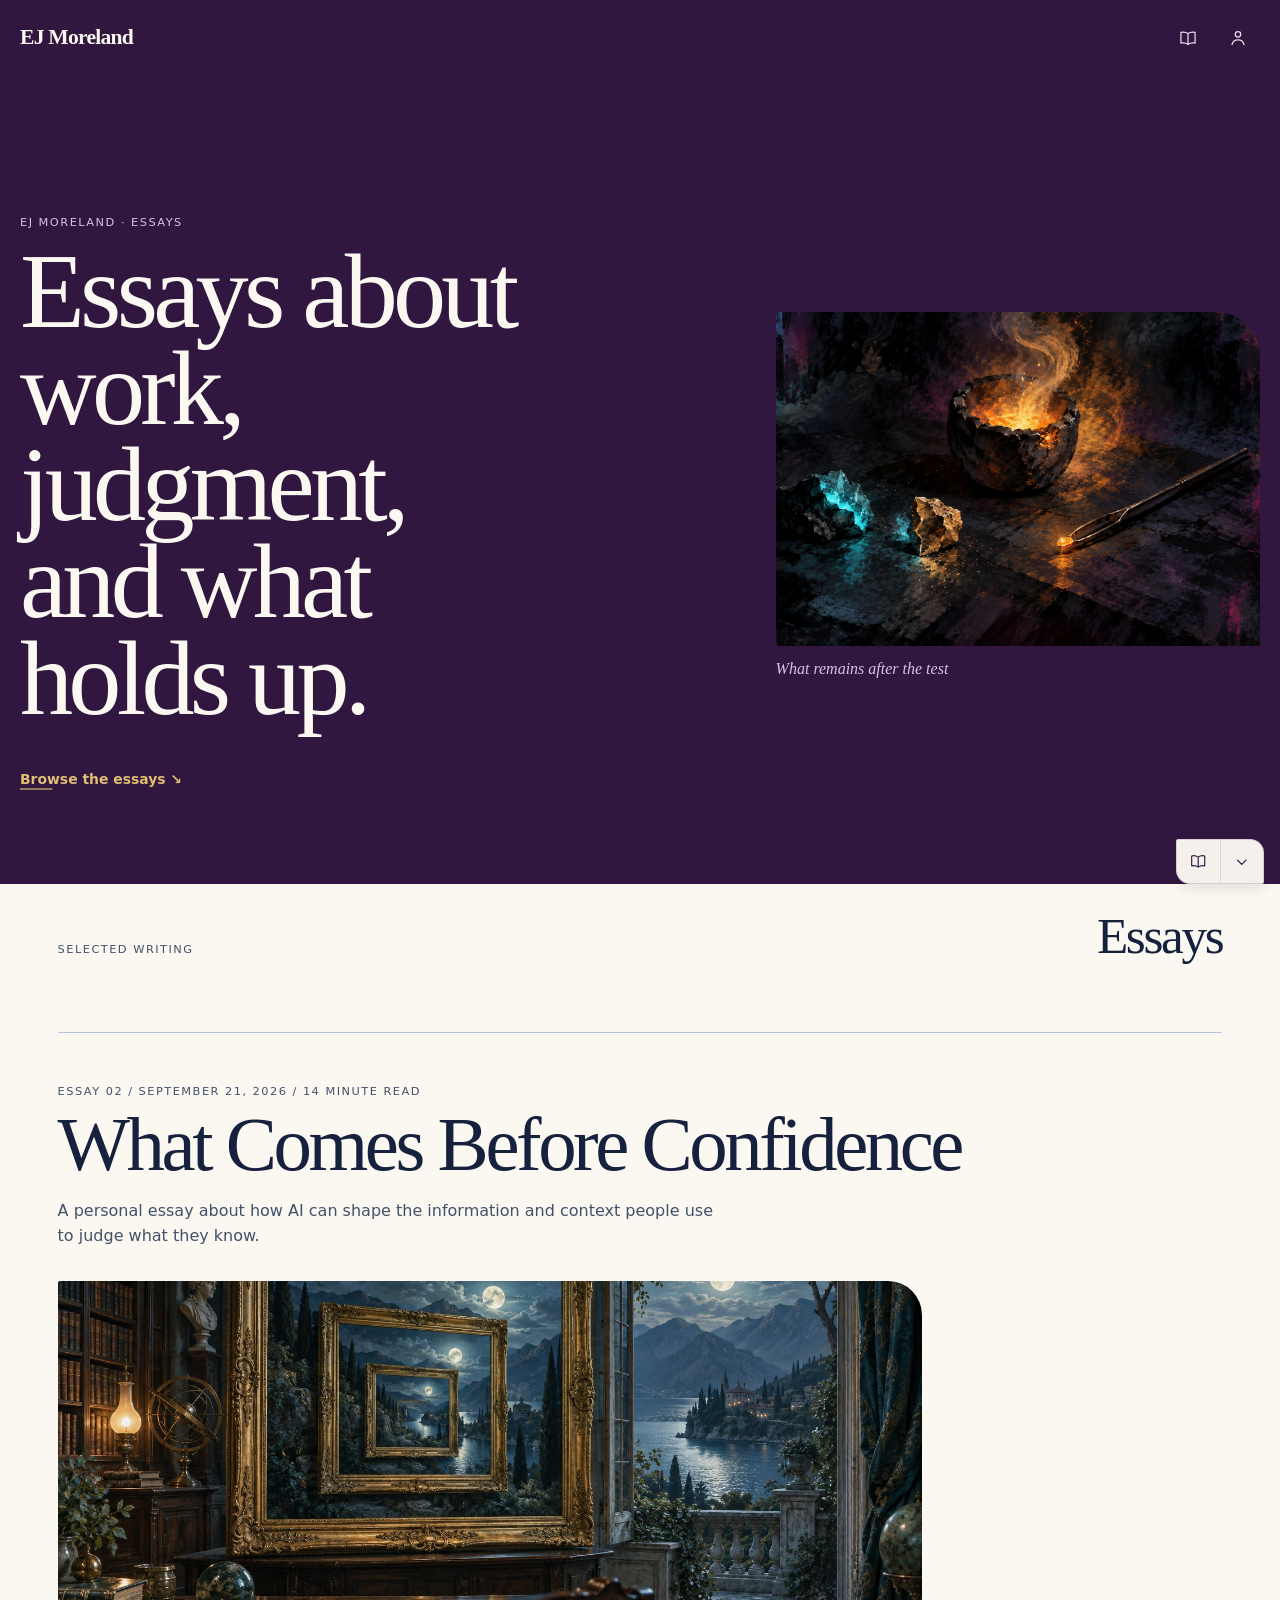
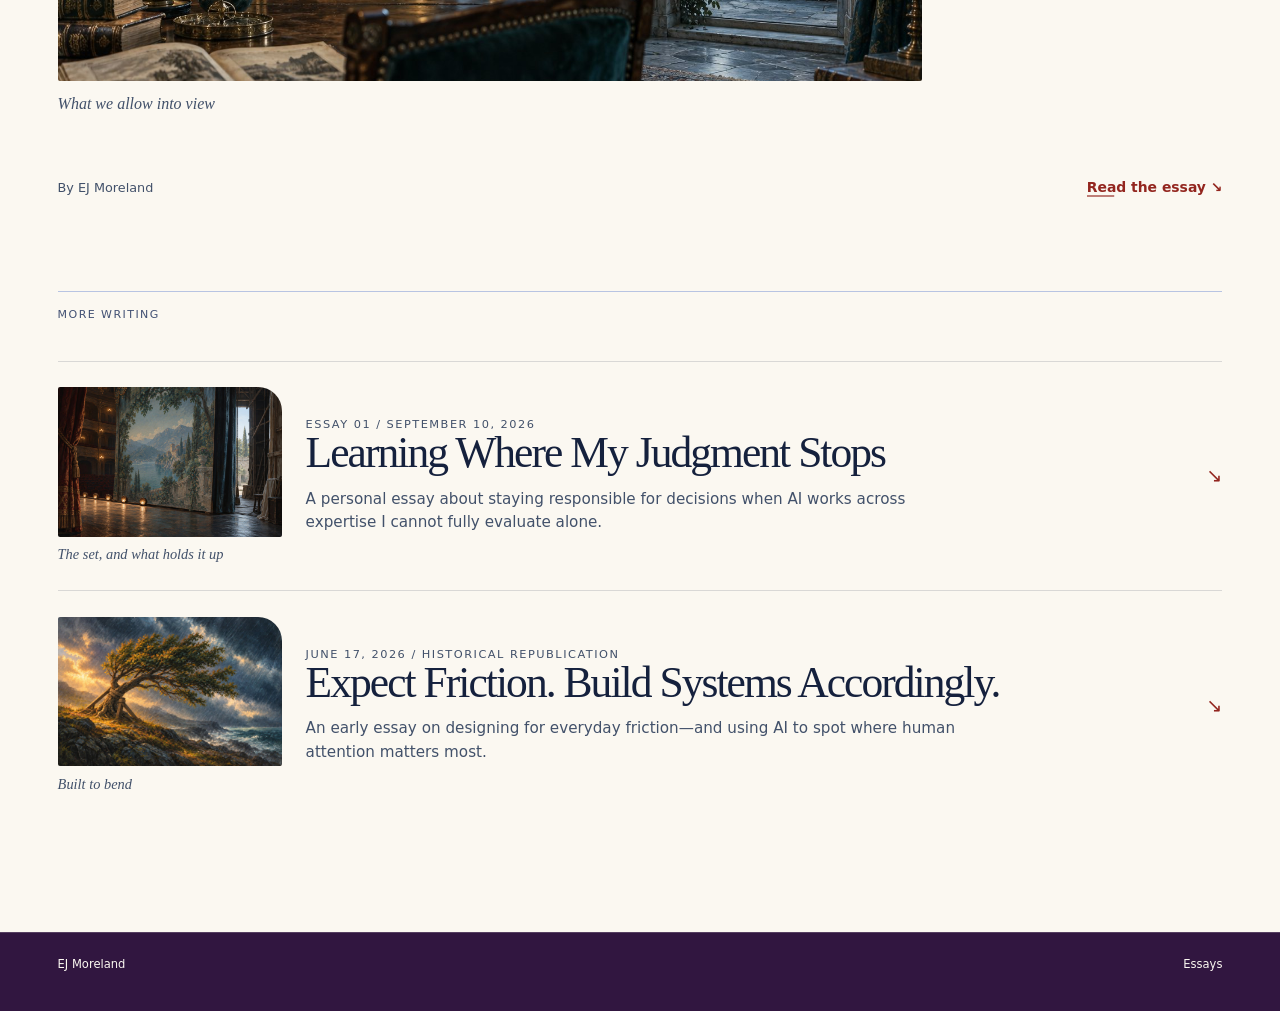
<file: index.html>
<!doctype html>
<html lang="en">
  <head>
    <meta charset="utf-8">
    <meta name="viewport" content="width=device-width, initial-scale=1">
    <meta name="google-site-verification" content="maORO0gJGYn6F5HMEM_r1J4FwecowU1aqyuogX3IW50">
    <title>EJ Moreland — Essays</title>
    <meta name="description" content="Essays by EJ Moreland about work, judgment, human-AI collaboration, and building systems that hold up under real-world friction.">
    <meta name="theme-color" content="#311640">
    <link rel="canonical" href="https://ejmoreland.net/">
    <link rel="icon" href="/assets/favicon.svg" type="image/svg+xml">
    <link rel="icon" href="/assets/favicon-32.png" sizes="32x32" type="image/png">
    <link rel="apple-touch-icon" href="/assets/apple-touch-icon.png">
    <meta property="og:type" content="website">
    <meta property="og:title" content="EJ Moreland — Essays">
    <meta property="og:description" content="Essays by EJ Moreland about work, judgment, human-AI collaboration, and building systems that hold up under real-world friction.">
    <meta property="og:url" content="https://ejmoreland.net/">
    <meta property="og:image" content="https://ejmoreland.net/assets/social-card.png">
    <meta property="og:image:width" content="1200">
    <meta property="og:image:height" content="630">
    <meta property="og:image:alt" content="Abstract plum, cream, periwinkle, yellow, red, and navy paper forms.">
    <meta name="twitter:card" content="summary_large_image">
    <meta name="twitter:image" content="https://ejmoreland.net/assets/social-card.png">
    <meta name="twitter:image:alt" content="Abstract plum, cream, periwinkle, yellow, red, and navy paper forms.">
    <link rel="stylesheet" href="styles.css?rev=20260928-home-summary-cards">
  </head>
  <body>
    <a class="skip-link" href="#main">Skip to content</a>
    <div class="site-shell">
      <header class="masthead">
        <a class="wordmark" href="#top" aria-label="EJ Moreland home">EJ Moreland</a>
        <button class="menu-toggle" type="button" aria-label="Open navigation" aria-expanded="false" aria-controls="site-navigation"><span class="menu-icon" aria-hidden="true"></span></button>
        <nav id="site-navigation" aria-label="Primary navigation">
          <a href="essays/index.html" aria-label="Essays" title="Essays"><svg viewBox="0 0 24 24" aria-hidden="true" focusable="false"><path d="M3.5 5.2c3.1-.8 6-.3 8.5 1.5v13c-2.5-1.8-5.4-2.3-8.5-1.5zM20.5 5.2c-3.1-.8-6-.3-8.5 1.5v13c2.5-1.8 5.4-2.3 8.5-1.5z" fill="none" stroke="currentColor" stroke-width="1.5" stroke-linejoin="round"/></svg></a>
          <a href="about/" aria-label="About EJ" title="About EJ"><svg viewBox="0 0 24 24" aria-hidden="true" focusable="false"><circle cx="12" cy="7.5" r="3.3" fill="none" stroke="currentColor" stroke-width="1.5"/><path d="M4.8 20c.8-3.8 3.3-5.8 7.2-5.8s6.4 2 7.2 5.8" fill="none" stroke="currentColor" stroke-width="1.5" stroke-linecap="round"/></svg></a>
        </nav>
      </header>

      <main id="main">
        <section class="hero" id="top" aria-labelledby="intro-title">
          <div class="hero-copy-stack">
            <p class="eyebrow">EJ Moreland · Essays</p>
            <h1 id="intro-title">Essays about work, judgment, and what holds up.</h1>
            <a class="text-link" href="essays/index.html" aria-label="Browse the essays">Browse the essays <span aria-hidden="true">↘</span></a>
          </div>
          <figure class="hero-art">
            <img src="assets/about-research-study.png" alt="A dark crucible glows beside two contrasting mineral samples as a slender instrument tests the molten material.">
            <figcaption>What remains after the test</figcaption>
          </figure>
        </section>

        <section class="writing-section" id="writing" aria-labelledby="writing-title">
          <div class="section-heading">
            <p class="eyebrow">Selected writing</p>
            <h2 id="writing-title">Essays</h2>
          </div>
          <article class="featured-essay">
            <p class="issue-label">Essay 02 <span aria-hidden="true">/</span> September 21, 2026 <span aria-hidden="true">/</span> 14 minute read</p>
            <h3><a href="essays/what-comes-before-confidence.html">What Comes Before Confidence</a></h3>
            <p class="deck">A personal essay about how AI can shape the information and context people use to judge what they know.</p>
            <figure class="feature-art">
              <img src="assets/article-2-frames.jpg" alt="A sequence of ornate frames looks through a quiet room toward a moonlit landscape.">
              <figcaption>What we allow into view</figcaption>
            </figure>
            <div class="article-footer">
              <span>By EJ Moreland</span>
              <a class="text-link" href="essays/what-comes-before-confidence.html">Read the essay <span aria-hidden="true">↘</span></a>
            </div>
          </article>
          <div class="more-writing" aria-label="More writing">
            <p class="archive-note">More writing</p>
            <article class="archive-row archive-row--summary">
              <figure class="archive-cover-art">
                <img src="assets/article-1-stagecraft.jpg" alt="A painted landscape on a theater stage beside its exposed backstage structure." loading="lazy" width="1200" height="800">
                <figcaption>The set, and what holds it up</figcaption>
              </figure>
              <div class="archive-summary-copy">
                <p class="issue-label">Essay 01 <span aria-hidden="true">/</span> September 10, 2026</p>
                <h3><a href="essays/learning-where-my-judgment-stops.html">Learning Where My Judgment Stops</a></h3>
                <p class="archive-summary-deck">A personal essay about staying responsible for decisions when AI works across expertise I cannot fully evaluate alone.</p>
              </div>
              <a class="archive-arrow" href="essays/learning-where-my-judgment-stops.html" aria-label="Read Learning Where My Judgment Stops">↘</a>
            </article>
            <article class="archive-row archive-row--summary">
              <figure class="archive-cover-art">
                <img src="assets/expect-friction-cover-v3.jpg" alt="A mature tree bends in a storm, supported by simple hand-built braces as warm light breaks through the clouds." loading="lazy" width="1200" height="800">
                <figcaption>Built to bend</figcaption>
              </figure>
              <div class="archive-summary-copy">
                <p class="issue-label">June 17, 2026 <span aria-hidden="true">/</span> Historical republication</p>
                <h3><a href="essays/expect-friction-build-systems-accordingly.html">Expect Friction. Build Systems Accordingly.</a></h3>
                <p class="archive-summary-deck">An early essay on designing for everyday friction—and using AI to spot where human attention matters most.</p>
              </div>
              <a class="archive-arrow" href="essays/expect-friction-build-systems-accordingly.html" aria-label="Read Expect Friction. Build Systems Accordingly.">↘</a>
            </article>
          </div>
        </section>

      </main>

      <footer>
        <span>EJ Moreland</span>
        <span>Essays</span>
      </footer>
    </div>
    <script src="script.js?rev=20260927-site-consistency"></script>
  </body>
</html>
</file>
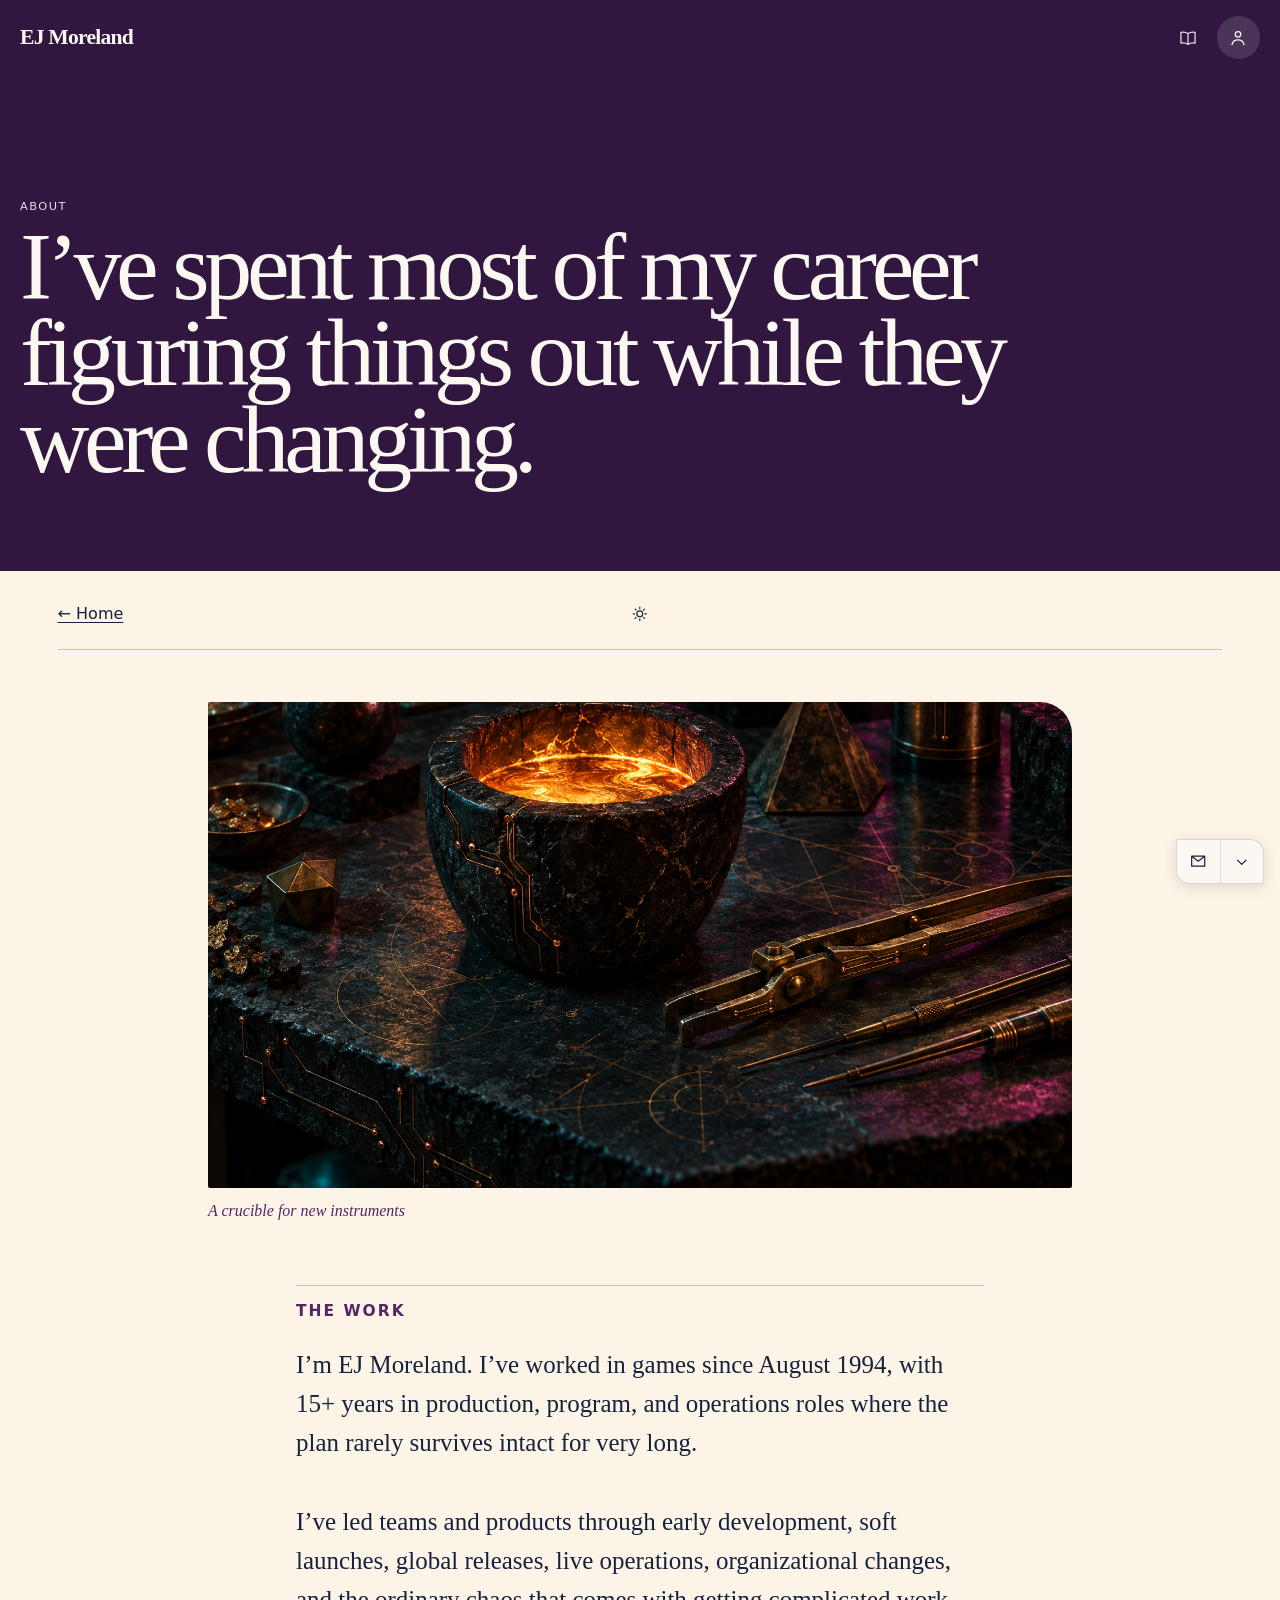
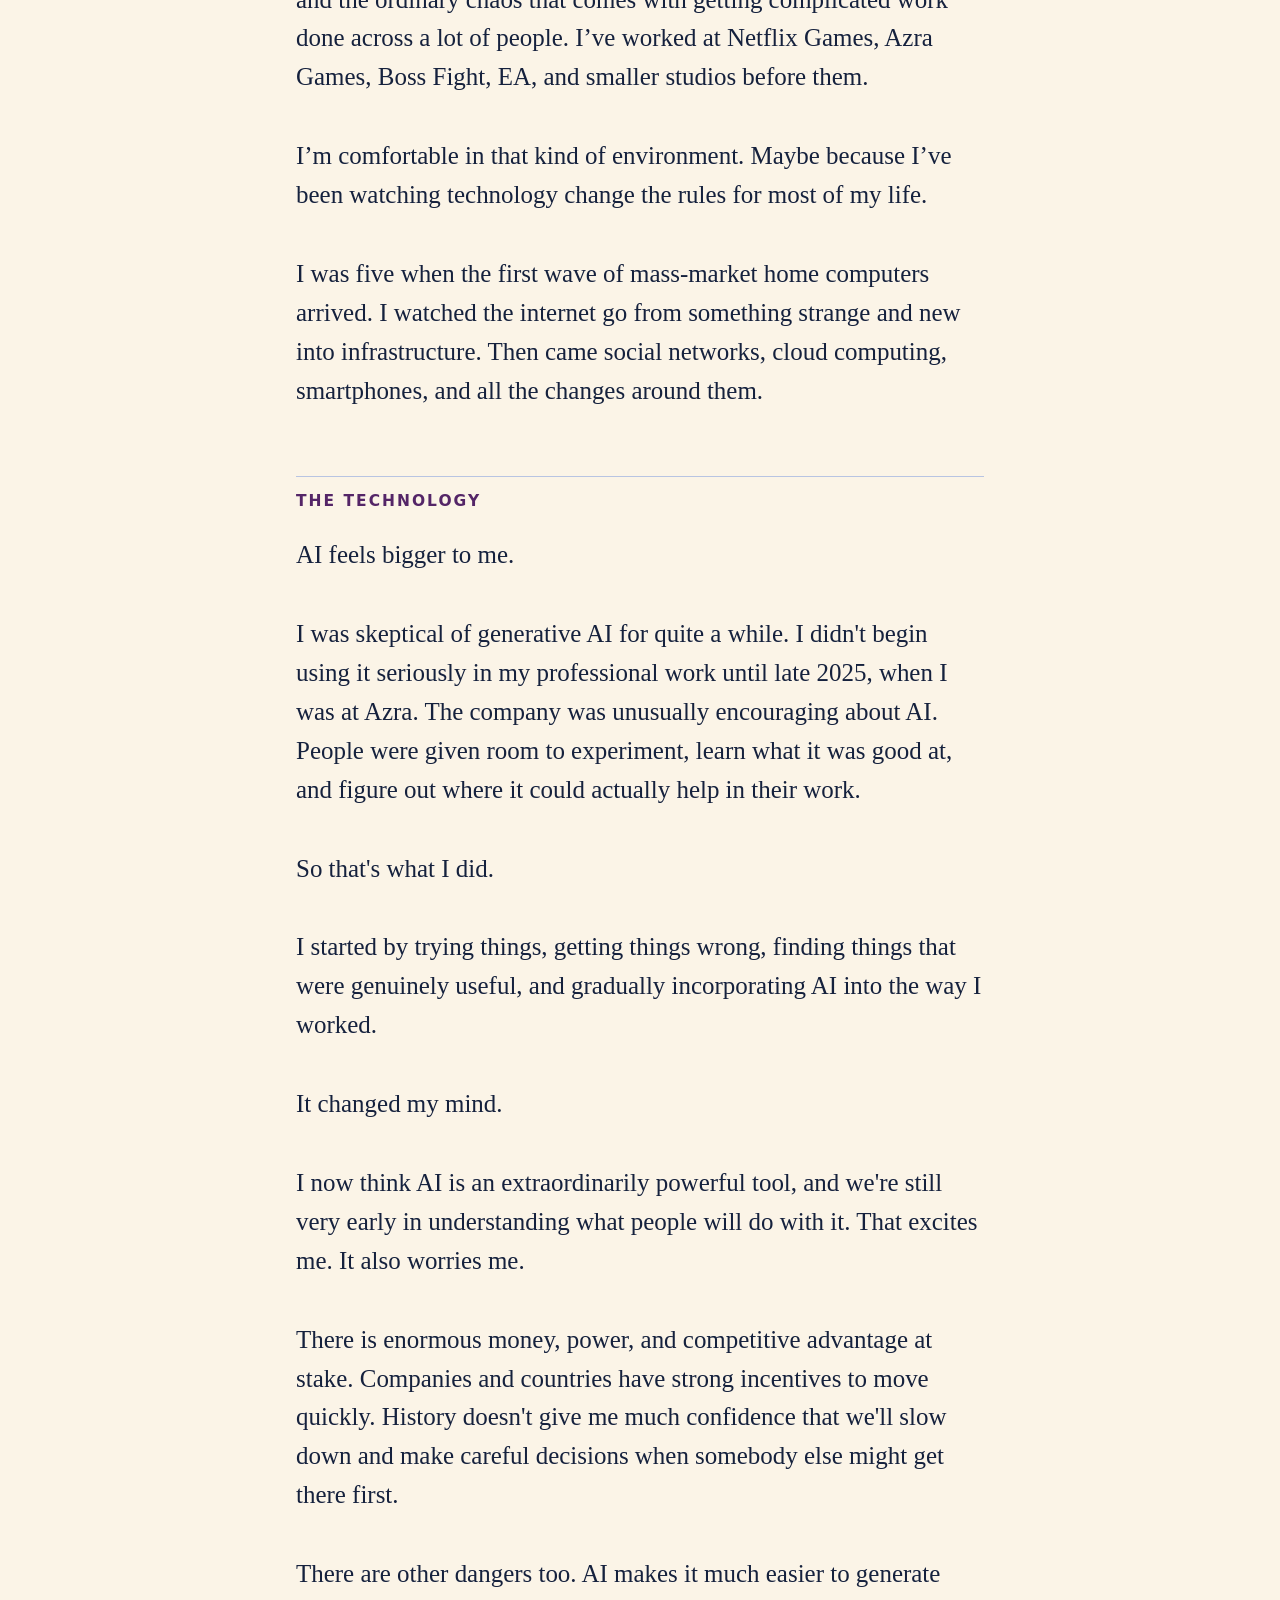
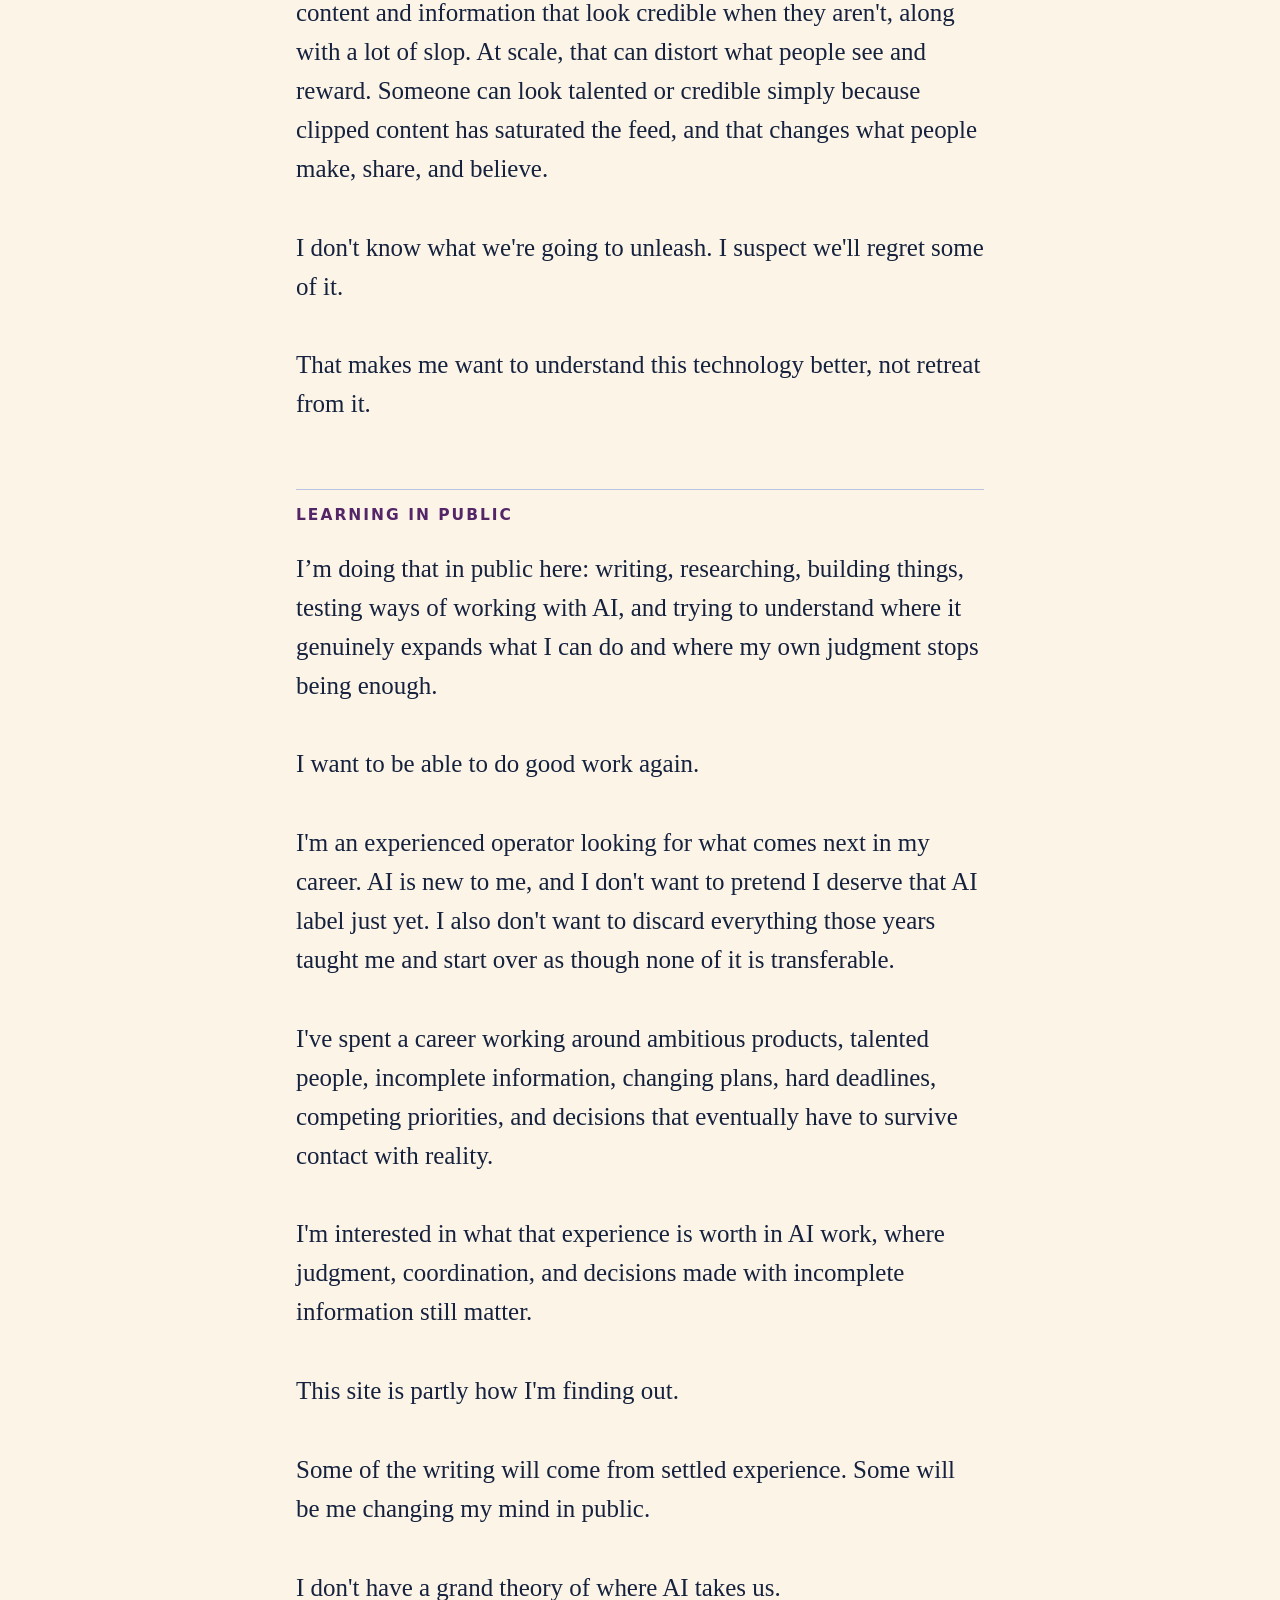
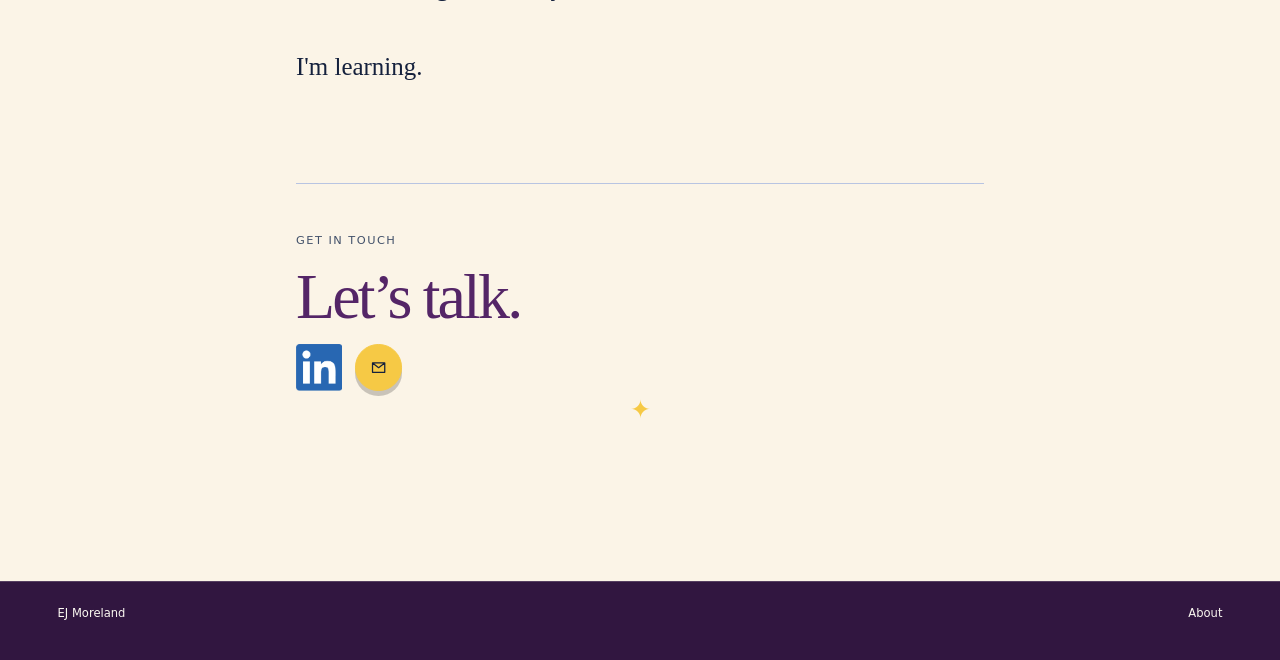
<file: about/index.html>
<!doctype html>
<html lang="en">
  <head>
    <meta charset="utf-8">
    <meta name="viewport" content="width=device-width, initial-scale=1">
    <title>About EJ Moreland</title>
    <meta name="description" content="About EJ Moreland: a games production, program, and operations leader writing about work, judgment, and learning in public.">
    <meta name="theme-color" content="#311640">
    <link rel="canonical" href="https://ejmoreland.net/about/">
    <link rel="icon" href="/assets/favicon.svg" type="image/svg+xml">
    <link rel="icon" href="/assets/favicon-32.png" sizes="32x32" type="image/png">
    <link rel="apple-touch-icon" href="/assets/apple-touch-icon.png">
    <meta property="og:type" content="profile">
    <meta property="og:title" content="About EJ Moreland">
    <meta property="og:description" content="About EJ Moreland: a games production, program, and operations leader writing about work, judgment, and learning in public.">
    <meta property="og:url" content="https://ejmoreland.net/about/">
    <meta property="og:image" content="https://ejmoreland.net/assets/social-card.png">
    <meta property="og:image:width" content="1200">
    <meta property="og:image:height" content="630">
    <meta property="og:image:alt" content="Abstract plum, cream, periwinkle, yellow, red, and navy paper forms.">
    <meta name="twitter:card" content="summary_large_image">
    <meta name="twitter:image" content="https://ejmoreland.net/assets/social-card.png">
    <meta name="twitter:image:alt" content="Abstract plum, cream, periwinkle, yellow, red, and navy paper forms.">
    <link rel="stylesheet" href="../styles.css?rev=20260927-site-consistency">
  </head>
  <body>
    <a class="skip-link" href="#main">Skip to content</a>
    <div class="site-shell">
      <header class="masthead">
        <a class="wordmark" href="../index.html" aria-label="EJ Moreland home">EJ Moreland</a>
        <button class="menu-toggle" type="button" aria-label="Open navigation" aria-expanded="false" aria-controls="site-navigation"><span class="menu-icon" aria-hidden="true"></span></button>
        <nav id="site-navigation" aria-label="Primary navigation">
          <a href="../essays/" aria-label="Essays" title="Essays"><svg viewBox="0 0 24 24" aria-hidden="true" focusable="false"><path d="M3.5 5.2c3.1-.8 6-.3 8.5 1.5v13c-2.5-1.8-5.4-2.3-8.5-1.5zM20.5 5.2c-3.1-.8-6-.3-8.5 1.5v13c2.5-1.8 5.4-2.3 8.5-1.5z" fill="none" stroke="currentColor" stroke-width="1.5" stroke-linejoin="round"/></svg></a>
          <a href="index.html" aria-current="page" aria-label="About EJ" title="About EJ"><svg viewBox="0 0 24 24" aria-hidden="true" focusable="false"><circle cx="12" cy="7.5" r="3.3" fill="none" stroke="currentColor" stroke-width="1.5"/><path d="M4.8 20c.8-3.8 3.3-5.8 7.2-5.8s6.4 2 7.2 5.8" fill="none" stroke="currentColor" stroke-width="1.5" stroke-linecap="round"/></svg></a>
        </nav>
      </header>

      <main id="main">
        <article aria-labelledby="about-title">
          <header class="page-hero about-hero">
            <p class="eyebrow">About</p>
            <h1 id="about-title">I’ve spent most of my career figuring things out while they were changing.</h1>
          </header>

          <section class="about-story" id="about-story" aria-label="About EJ Moreland">
            <div class="reading-meta">
              <a href="../index.html">← Home</a>
            <button class="reading-mode" type="button" aria-label="Use dim reading palette" aria-pressed="false"><svg viewBox="0 0 24 24" aria-hidden="true" focusable="false"><path data-reading-icon d="M12 3v2m0 14v2M3 12h2m14 0h2M5.64 5.64l1.42 1.42m9.88 9.88 1.42 1.42m0-12.72-1.42 1.42m-9.88 9.88-1.42 1.42M12 8a4 4 0 1 0 0 8 4 4 0 0 0 0-8Z" fill="none" stroke="currentColor" stroke-width="1.6" stroke-linecap="round"/></svg><span class="visually-hidden">Toggle reading palette</span></button>
            </div>
            <figure class="about-feature-art">
              <img src="../assets/about-math-mystery.png" alt="A glowing crucible and fine brass instruments sit on a dark workbench, with delicate circuit traces and mathematical diagrams worked into their surfaces.">
              <figcaption>A crucible for new instruments</figcaption>
            </figure>
            <div class="about-column">
              <p class="about-waypoint">The work</p>
              <p>I’m EJ Moreland. I’ve worked in games since August 1994, with 15+ years in production, program, and operations roles where the plan rarely survives intact for very long.</p>
              <p>I’ve led teams and products through early development, soft launches, global releases, live operations, organizational changes, and the ordinary chaos that comes with getting complicated work done across a lot of people. I’ve worked at Netflix Games, Azra Games, Boss Fight, EA, and smaller studios before them.</p>
              <p>I’m comfortable in that kind of environment. Maybe because I’ve been watching technology change the rules for most of my life.</p>
              <p>I was five when the first wave of mass-market home computers arrived. I watched the internet go from something strange and new into infrastructure. Then came social networks, cloud computing, smartphones, and all the changes around them.</p>
              <p class="about-waypoint">The technology</p>
              <p>AI feels bigger to me.</p>
              <p>I was skeptical of generative AI for quite a while. I didn't begin using it seriously in my professional work until late 2025, when I was at Azra. The company was unusually encouraging about AI. People were given room to experiment, learn what it was good at, and figure out where it could actually help in their work.</p>
              <p>So that's what I did.</p>
              <p>I started by trying things, getting things wrong, finding things that were genuinely useful, and gradually incorporating AI into the way I worked.</p>
              <p>It changed my mind.</p>
              <p>I now think AI is an extraordinarily powerful tool, and we're still very early in understanding what people will do with it. That excites me. It also worries me.</p>
              <p>There is enormous money, power, and competitive advantage at stake. Companies and countries have strong incentives to move quickly. History doesn't give me much confidence that we'll slow down and make careful decisions when somebody else might get there first.</p>
              <p>There are other dangers too. AI makes it much easier to generate content and information that look credible when they aren't, along with a lot of slop. At scale, that can distort what people see and reward. Someone can look talented or credible simply because clipped content has saturated the feed, and that changes what people make, share, and believe.</p>
              <p>I don't know what we're going to unleash. I suspect we'll regret some of it.</p>
              <p>That makes me want to understand this technology better, not retreat from it.</p>
              <p class="about-waypoint">Learning in public</p>
              <p>I’m doing that in public here: writing, researching, building things, testing ways of working with AI, and trying to understand where it genuinely expands what I can do and where my own judgment stops being enough.</p>
              <p>I want to be able to do good work again.</p>
              <p>I'm an experienced operator looking for what comes next in my career. AI is new to me, and I don't want to pretend I deserve that AI label just yet. I also don't want to discard everything those years taught me and start over as though none of it is transferable.</p>
              <p>I've spent a career working around ambitious products, talented people, incomplete information, changing plans, hard deadlines, competing priorities, and decisions that eventually have to survive contact with reality.</p>
              <p>I'm interested in what that experience is worth in AI work, where judgment, coordination, and decisions made with incomplete information still matter.</p>
              <p>This site is partly how I'm finding out.</p>
              <p>Some of the writing will come from settled experience. Some will be me changing my mind in public.</p>
              <p>I don't have a grand theory of where AI takes us.</p>
              <p>I'm learning.</p>
              <section class="contact-panel" aria-labelledby="contact-title">
                <p class="eyebrow">Get in touch</p>
                <h2 id="contact-title">Let’s talk.</h2>
                <div class="contact-actions">
                  <a class="contact-linkedin" href="https://www.linkedin.com/in/ej-moreland-a79a42" aria-label="View EJ Moreland’s professional background on LinkedIn">
                    <img class="linkedin-logo" src="../assets/linkedin-in-opaque-white.png" width="635" height="540" alt="">
                  </a>
                  <button class="contact-message-button" type="button" data-contact-drawer-trigger aria-label="Open message form" aria-haspopup="dialog" aria-controls="contact-drawer"><svg viewBox="0 0 24 24" aria-hidden="true" focusable="false"><path d="M3.5 5.5h17v13h-17zM4 6l8 6 8-6"/></svg></button>
                </div>
                <dialog id="contact-drawer" class="contact-drawer" aria-labelledby="contact-drawer-title">
                  <section class="contact-drawer-panel">
                    <div class="contact-drawer-topline"><p class="eyebrow">Message EJ</p><button class="contact-drawer-close" type="button" aria-label="Close message form"><span aria-hidden="true">×</span></button></div>
                    <h3 id="contact-drawer-title">Let’s talk.</h3>
                    <p class="contact-drawer-intro">A short note is plenty. I’ll get back to you by email.</p>
                    <form id="contact-form" class="contact-form" action="https://formspree.io/f/xzebldpp" method="POST" accept-charset="UTF-8" aria-describedby="contact-privacy contact-status">
                      <div class="contact-field">
                        <label for="contact-name">Name</label>
                        <input id="contact-name" name="name" type="text" autocomplete="name" required>
                      </div>
                      <div class="contact-field">
                        <label for="contact-email">Email</label>
                        <input id="contact-email" name="email" type="email" autocomplete="email" required>
                      </div>
                      <div class="contact-field contact-field-message">
                        <label for="contact-message">Message</label>
                        <textarea id="contact-message" name="message" rows="6" required></textarea>
                      </div>
                      <button class="contact-submit" type="submit" aria-describedby="contact-privacy contact-status"><span>Send message</span><span aria-hidden="true">↗</span></button>
                      <p id="contact-privacy" class="contact-privacy">Your message is sent through Formspree. Please don’t include sensitive information.</p>
                      <p id="contact-status" class="contact-status" role="status" aria-live="polite"></p>
                    </form>
                  </section>
                </dialog>
              </section>
              <p class="end-mark" aria-hidden="true">✦</p>
            </div>
          </section>
        </article>
      </main>

      <footer><span>EJ Moreland</span><span>About</span></footer>
    </div>
    <script src="../script.js?rev=20260927-site-consistency"></script>
  </body>
</html>
</file>
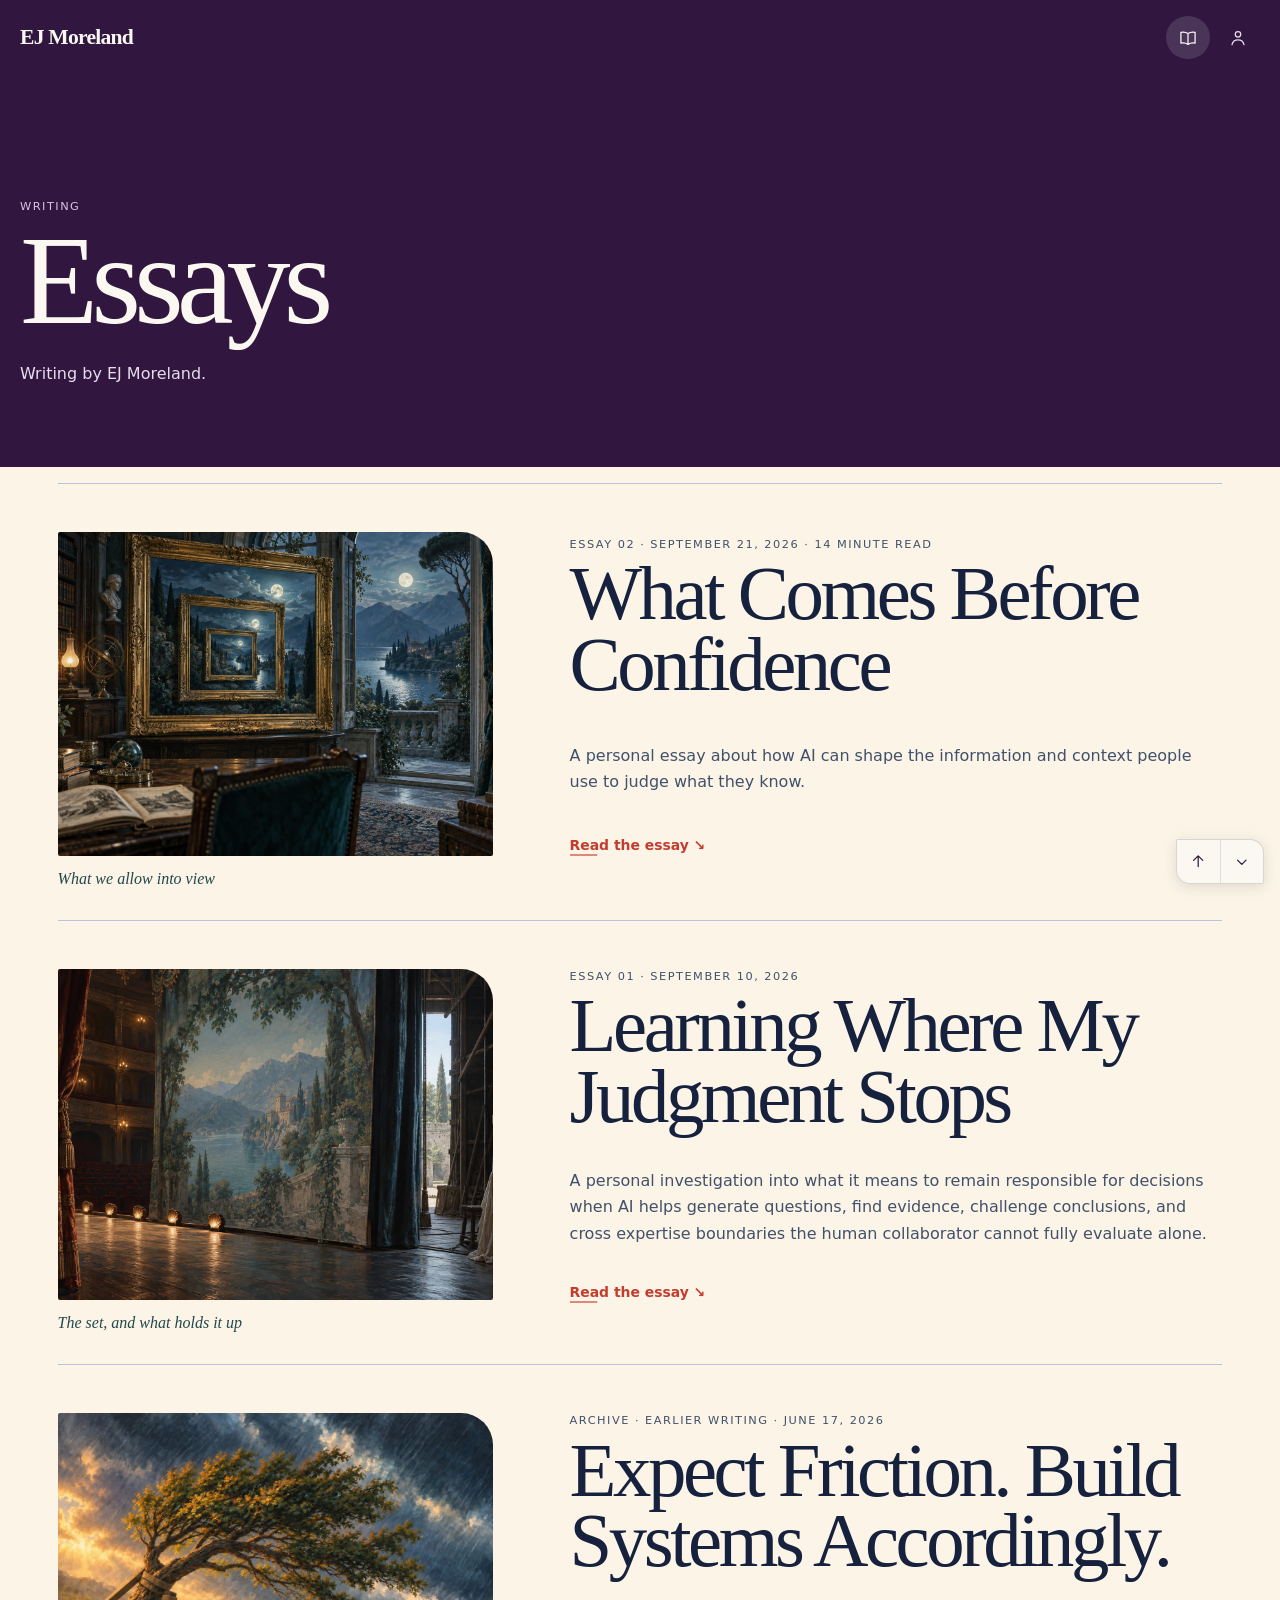
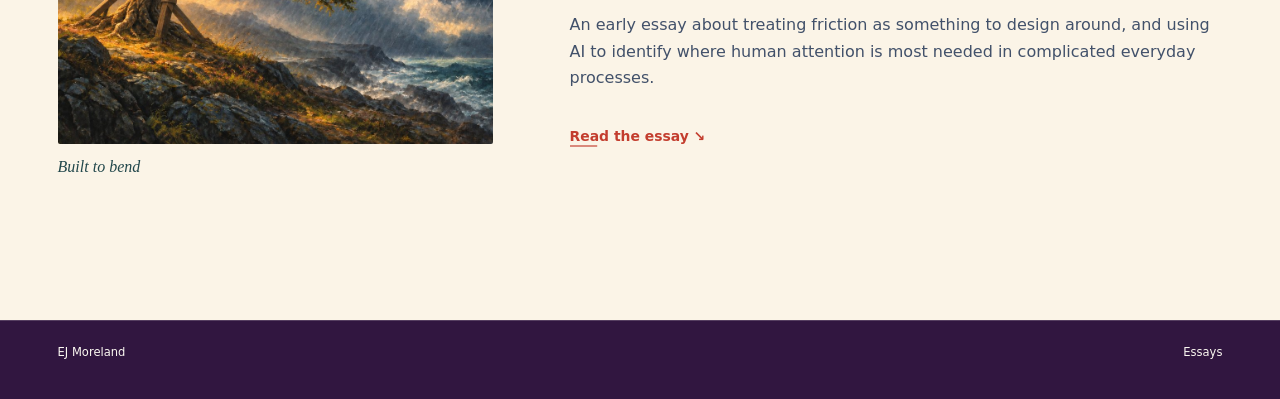
<file: essays/index.html>
<!doctype html>
<html lang="en">
  <head>
    <meta charset="utf-8">
    <meta name="viewport" content="width=device-width, initial-scale=1">
    <title>Essays — EJ Moreland</title>
    <meta name="description" content="Writing by EJ Moreland.">
    <meta name="theme-color" content="#311640">
    <link rel="canonical" href="https://ejmoreland.net/essays/">
    <link rel="icon" href="/assets/favicon.svg" type="image/svg+xml">
    <link rel="icon" href="/assets/favicon-32.png" sizes="32x32" type="image/png">
    <link rel="apple-touch-icon" href="/assets/apple-touch-icon.png">
    <meta property="og:type" content="website">
    <meta property="og:title" content="Essays — EJ Moreland">
    <meta property="og:description" content="Writing by EJ Moreland.">
    <meta property="og:url" content="https://ejmoreland.net/essays/">
    <meta property="og:image" content="https://ejmoreland.net/assets/social-card.png">
    <meta property="og:image:width" content="1200">
    <meta property="og:image:height" content="630">
    <meta property="og:image:alt" content="Abstract plum, cream, periwinkle, yellow, red, and navy paper forms.">
    <meta name="twitter:card" content="summary_large_image">
    <meta name="twitter:image" content="https://ejmoreland.net/assets/social-card.png">
    <meta name="twitter:image:alt" content="Abstract plum, cream, periwinkle, yellow, red, and navy paper forms.">
    <link rel="stylesheet" href="../styles.css?rev=20260928-expect-friction-cover">
  </head>
  <body>
    <a class="skip-link" href="#main">Skip to content</a>
    <div class="site-shell">
      <header class="masthead">
        <a class="wordmark" href="../index.html">EJ Moreland</a>
        <button class="menu-toggle" type="button" aria-label="Open navigation" aria-expanded="false" aria-controls="site-navigation"><span class="menu-icon" aria-hidden="true"></span></button>
        <nav id="site-navigation" aria-label="Primary navigation">
          <a href="index.html" aria-current="page" aria-label="Essays" title="Essays"><svg viewBox="0 0 24 24" aria-hidden="true" focusable="false"><path d="M3.5 5.2c3.1-.8 6-.3 8.5 1.5v13c-2.5-1.8-5.4-2.3-8.5-1.5zM20.5 5.2c-3.1-.8-6-.3-8.5 1.5v13c2.5-1.8 5.4-2.3 8.5-1.5z" fill="none" stroke="currentColor" stroke-width="1.5" stroke-linejoin="round"/></svg></a>
          <a href="../about/" aria-label="About EJ" title="About EJ"><svg viewBox="0 0 24 24" aria-hidden="true" focusable="false"><circle cx="12" cy="7.5" r="3.3" fill="none" stroke="currentColor" stroke-width="1.5"/><path d="M4.8 20c.8-3.8 3.3-5.8 7.2-5.8s6.4 2 7.2 5.8" fill="none" stroke="currentColor" stroke-width="1.5" stroke-linecap="round"/></svg></a>
        </nav>
      </header>
      <main id="main">
        <section class="page-hero">
          <p class="eyebrow">Writing</p>
          <h1>Essays</h1>
          <p>Writing by EJ Moreland.</p>
        </section>
        <section class="essay-index" aria-label="Essays">
          <article class="essay-entry">
            <p class="issue-label">Essay 02 · September 21, 2026 · 14 minute read</p>
            <figure class="essay-entry-art">
              <img src="../assets/article-2-frames.jpg" alt="A sequence of ornate frames looks through a quiet room toward a moonlit landscape.">
              <figcaption>What we allow into view</figcaption>
            </figure>
            <h2>What Comes Before Confidence</h2>
            <p>A personal essay about how AI can shape the information and context people use to judge what they know.</p>
            <a class="text-link" href="what-comes-before-confidence.html">Read the essay <span aria-hidden="true">↘</span></a>
          </article>
          <article class="essay-entry">
            <p class="issue-label">Essay 01 · September 10, 2026</p>
            <figure class="essay-entry-art">
              <img src="../assets/article-1-stagecraft.jpg" alt="A painted landscape on a theater stage sits beside its exposed backstage structure.">
              <figcaption>The set, and what holds it up</figcaption>
            </figure>
            <h2>Learning Where My Judgment Stops</h2>
            <p>A personal investigation into what it means to remain responsible for decisions when AI helps generate questions, find evidence, challenge conclusions, and cross expertise boundaries the human collaborator cannot fully evaluate alone.</p>
            <a class="text-link" href="learning-where-my-judgment-stops.html">Read the essay <span aria-hidden="true">↘</span></a>
          </article>
          <article class="essay-entry">
            <p class="issue-label">Archive · Earlier Writing · June 17, 2026</p>
            <figure class="essay-entry-art">
              <img src="../assets/expect-friction-cover-v3.jpg" alt="A mature tree bends in a storm, supported by simple hand-built braces as warm light breaks through the clouds." loading="lazy" width="1200" height="800">
              <figcaption>Built to bend</figcaption>
            </figure>
            <h2>Expect Friction. Build Systems Accordingly.</h2>
            <p>An early essay about treating friction as something to design around, and using AI to identify where human attention is most needed in complicated everyday processes.</p>
            <a class="text-link" href="expect-friction-build-systems-accordingly.html">Read the essay <span aria-hidden="true">↘</span></a>
          </article>
        </section>
      </main>
      <footer><span>EJ Moreland</span><span>Essays</span></footer>
    </div>
    <script src="../script.js?rev=20260927-site-consistency"></script>
  </body>
</html>
</file>
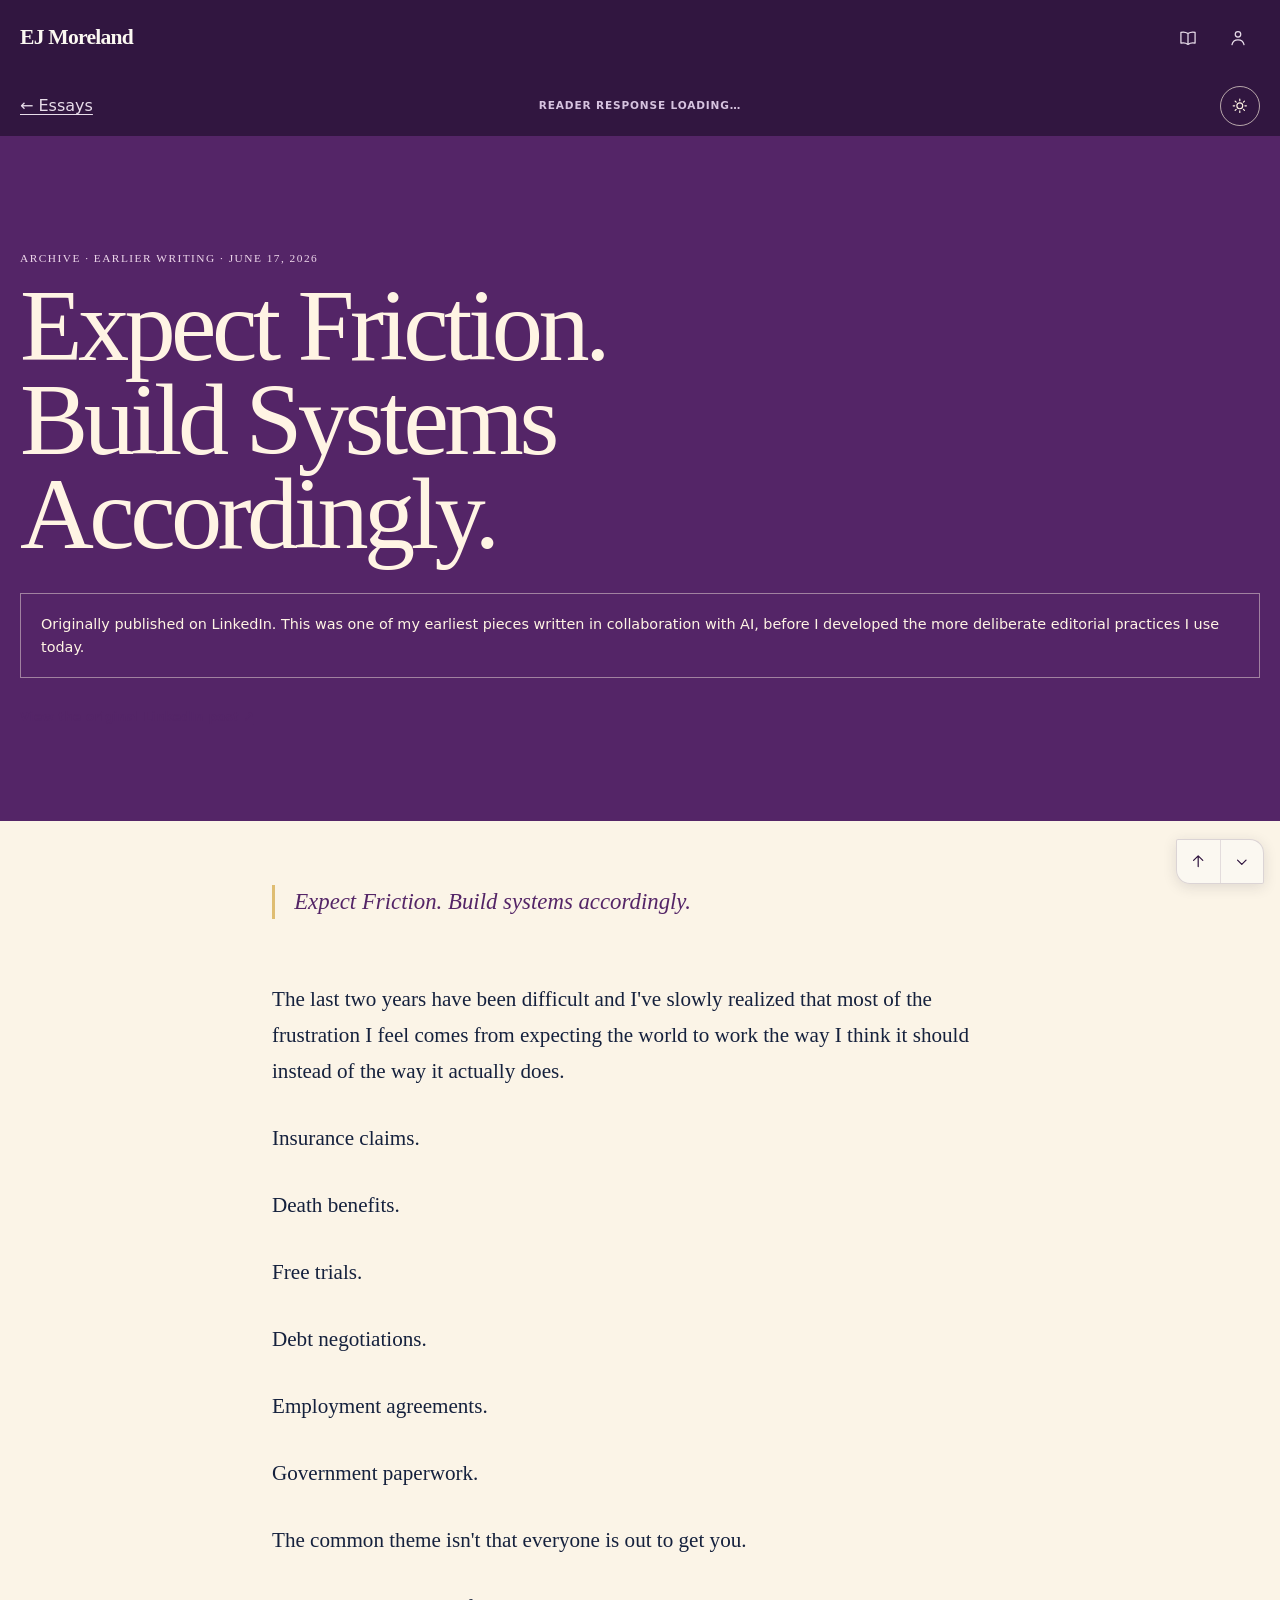
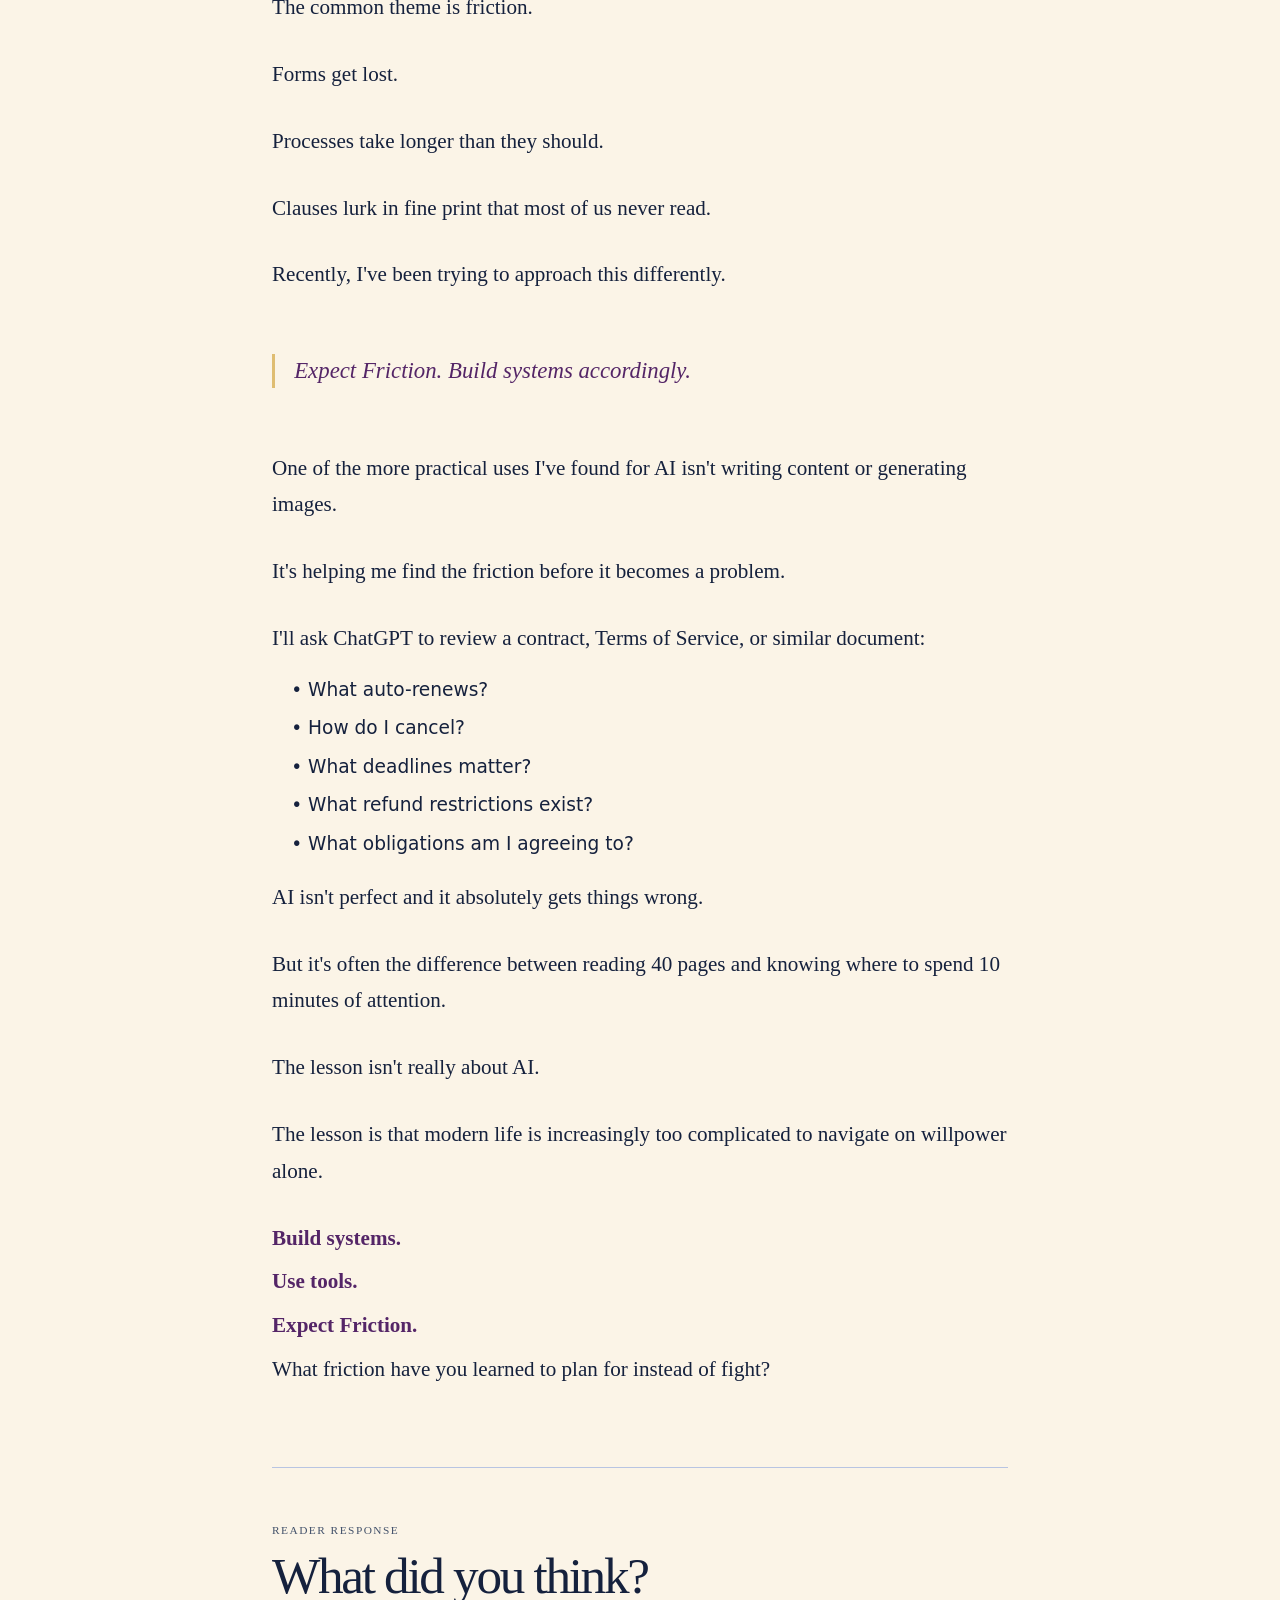
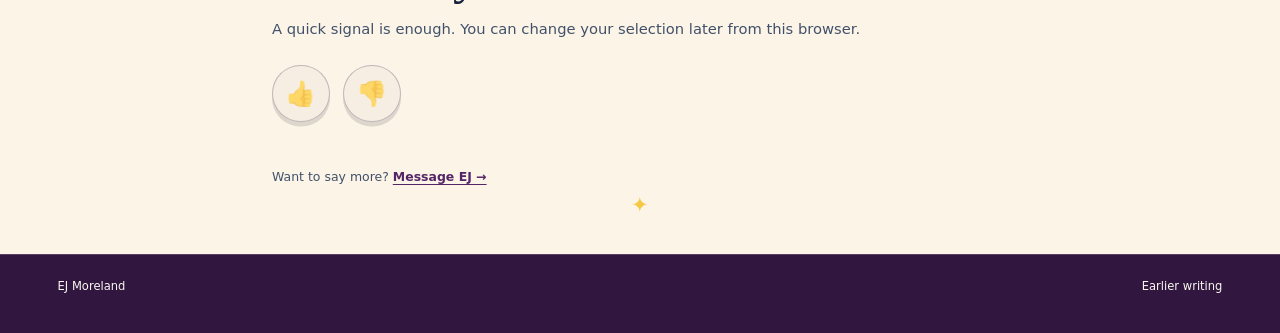
<file: essays/expect-friction-build-systems-accordingly.html>
<!doctype html>
<html lang="en">
  <head>
    <meta charset="utf-8">
    <meta name="viewport" content="width=device-width, initial-scale=1">
    <title>Expect Friction. Build Systems Accordingly. — EJ Moreland</title>
    <meta name="description" content="An early essay about treating friction as something to design around, and using AI to identify where human attention is most needed in complicated everyday processes.">
    <meta name="theme-color" content="#311640">
    <link rel="canonical" href="https://ejmoreland.net/essays/expect-friction-build-systems-accordingly.html">
    <link rel="icon" href="/assets/favicon.svg" type="image/svg+xml">
    <link rel="icon" href="/assets/favicon-32.png" sizes="32x32" type="image/png">
    <link rel="apple-touch-icon" href="/assets/apple-touch-icon.png">
    <meta property="og:type" content="article">
    <meta property="og:title" content="Expect Friction. Build Systems Accordingly.">
    <meta property="og:description" content="An early essay about treating friction as something to design around, and using AI to identify where human attention is most needed in complicated everyday processes.">
    <meta property="og:url" content="https://ejmoreland.net/essays/expect-friction-build-systems-accordingly.html">
    <meta property="og:image" content="https://ejmoreland.net/assets/social-card.png">
    <meta property="og:image:width" content="1200">
    <meta property="og:image:height" content="630">
    <meta property="og:image:alt" content="Abstract plum, cream, periwinkle, yellow, red, and navy paper forms.">
    <meta property="article:published_time" content="2026-06-17T12:00:00Z">
    <meta name="twitter:card" content="summary_large_image">
    <meta name="twitter:image" content="https://ejmoreland.net/assets/social-card.png">
    <meta name="twitter:image:alt" content="Abstract plum, cream, periwinkle, yellow, red, and navy paper forms.">
    <link rel="stylesheet" href="../styles.css?rev=20260927-site-consistency">
  </head>
  <body>
    <a class="skip-link" href="#article">Skip to article</a>
    <div class="site-shell">
      <header class="masthead">
        <a class="wordmark" href="../index.html">EJ Moreland</a>
        <button class="menu-toggle" type="button" aria-label="Open navigation" aria-expanded="false" aria-controls="site-navigation"><span class="menu-icon" aria-hidden="true"></span></button>
        <nav id="site-navigation" aria-label="Primary navigation">
          <a href="index.html" aria-label="Essays" title="Essays"><svg viewBox="0 0 24 24" aria-hidden="true" focusable="false"><path d="M3.5 5.2c3.1-.8 6-.3 8.5 1.5v13c-2.5-1.8-5.4-2.3-8.5-1.5zM20.5 5.2c-3.1-.8-6-.3-8.5 1.5v13c2.5-1.8 5.4-2.3 8.5-1.5z" fill="none" stroke="currentColor" stroke-width="1.5" stroke-linejoin="round"/></svg></a>
          <a href="../about/" aria-label="About EJ" title="About EJ"><svg viewBox="0 0 24 24" aria-hidden="true" focusable="false"><circle cx="12" cy="7.5" r="3.3" fill="none" stroke="currentColor" stroke-width="1.5"/><path d="M4.8 20c.8-3.8 3.3-5.8 7.2-5.8s6.4 2 7.2 5.8" fill="none" stroke="currentColor" stroke-width="1.5" stroke-linecap="round"/></svg></a>
        </nav>
      </header>
      <main id="article">
        <article class="reading-proof published-article historical-article" aria-labelledby="article-title">
          <div class="reading-meta">
            <a href="index.html">← Essays</a>
            <span class="reader-signal" data-feedback-summary data-article-slug="expect-friction-build-systems-accordingly" aria-live="polite">Reader response loading…</span>
            <button class="reading-mode" type="button" aria-label="Use dim reading palette" aria-pressed="false"><svg viewBox="0 0 24 24" aria-hidden="true" focusable="false"><path data-reading-icon d="M12 3v2m0 14v2M3 12h2m14 0h2M5.64 5.64l1.42 1.42m9.88 9.88 1.42 1.42m0-12.72-1.42 1.42m-9.88 9.88-1.42 1.42M12 8a4 4 0 1 0 0 8 4 4 0 0 0 0-8Z" fill="none" stroke="currentColor" stroke-width="1.6" stroke-linecap="round"/></svg><span class="visually-hidden">Toggle reading palette</span></button>
          </div>
          <header class="reading-column article-heading">
            <p class="issue-label">Archive · Earlier Writing · June 17, 2026</p>
            <h1 id="article-title">Expect Friction. Build Systems Accordingly.</h1>
            <p class="historical-note">Originally published on LinkedIn. This was one of my earliest pieces written in collaboration with AI, before I developed the more deliberate editorial practices I use today.</p>
            <a class="original-source" href="https://www.linkedin.com/posts/ej-moreland-a79a42_expect-friction-build-systems-accordingly-activity-7473198323986890753-BboD">View the original LinkedIn post ↗</a>
          </header>
          <div class="reading-column article-body">
            <p class="article-copy emphasis-line">Expect Friction. Build systems accordingly.</p>
            <p class="article-copy">The last two years have been difficult and I've slowly realized that most of the frustration I feel comes from expecting the world to work the way I think it should instead of the way it actually does.</p>
            <p class="article-copy">Insurance claims.</p>
            <p class="article-copy">Death benefits.</p>
            <p class="article-copy">Free trials.</p>
            <p class="article-copy">Debt negotiations.</p>
            <p class="article-copy">Employment agreements.</p>
            <p class="article-copy">Government paperwork.</p>
            <p class="article-copy">The common theme isn't that everyone is out to get you.</p>
            <p class="article-copy">The common theme is friction.</p>
            <p class="article-copy">Forms get lost.</p>
            <p class="article-copy">Processes take longer than they should.</p>
            <p class="article-copy">Clauses lurk in fine print that most of us never read.</p>
            <p class="article-copy">Recently, I've been trying to approach this differently.</p>
            <p class="article-copy emphasis-line">Expect Friction. Build systems accordingly.</p>
            <p class="article-copy">One of the more practical uses I've found for AI isn't writing content or generating images.</p>
            <p class="article-copy">It's helping me find the friction before it becomes a problem.</p>
            <p class="article-copy">I'll ask ChatGPT to review a contract, Terms of Service, or similar document:</p>
            <p class="article-copy bullet-line">• What auto-renews?</p>
            <p class="article-copy bullet-line">• How do I cancel?</p>
            <p class="article-copy bullet-line">• What deadlines matter?</p>
            <p class="article-copy bullet-line">• What refund restrictions exist?</p>
            <p class="article-copy bullet-line">• What obligations am I agreeing to?</p>
            <p class="article-copy">AI isn't perfect and it absolutely gets things wrong.</p>
            <p class="article-copy">But it's often the difference between reading 40 pages and knowing where to spend 10 minutes of attention.</p>
            <p class="article-copy">The lesson isn't really about AI.</p>
            <p class="article-copy">The lesson is that modern life is increasingly too complicated to navigate on willpower alone.</p>
            <p class="article-copy closing-line">Build systems.</p>
            <p class="article-copy closing-line">Use tools.</p>
            <p class="article-copy closing-line">Expect Friction.</p>
            <p class="article-copy">What friction have you learned to plan for instead of fight?</p>
            <section class="article-feedback" data-article-slug="expect-friction-build-systems-accordingly" aria-labelledby="feedback-title">
              <p class="eyebrow">Reader response</p>
              <h2 id="feedback-title">What did you think?</h2>
              <p class="feedback-context">A quick signal is enough. You can change your selection later from this browser.</p>
              <div class="feedback-actions" role="group" aria-label="Rate Expect Friction. Build Systems Accordingly.">
                <button class="feedback-button" type="button" data-vote="1" aria-label="Thumbs up" aria-pressed="false" disabled><span class="feedback-icon" aria-hidden="true">👍</span><span class="visually-hidden">Thumbs up</span></button>
                <button class="feedback-button" type="button" data-vote="-1" aria-label="Thumbs down" aria-pressed="false" disabled><span class="feedback-icon" aria-hidden="true">👎</span><span class="visually-hidden">Thumbs down</span></button>
              </div>
              <p class="feedback-status" role="status" aria-live="polite"></p>
              <p class="feedback-message">Want to say more? <a href="../about/?message=1#contact-form">Message EJ →</a></p>
            </section>
            <p class="end-mark" aria-label="End of article">✦</p>
          </div>
        </article>
      </main>
      <footer><span>EJ Moreland</span><span>Earlier writing</span></footer>
    </div>
    <script src="../script.js?rev=20260927-site-consistency"></script>
    <script type="module" src="../article-feedback.js"></script>
  </body>
</html>
</file>
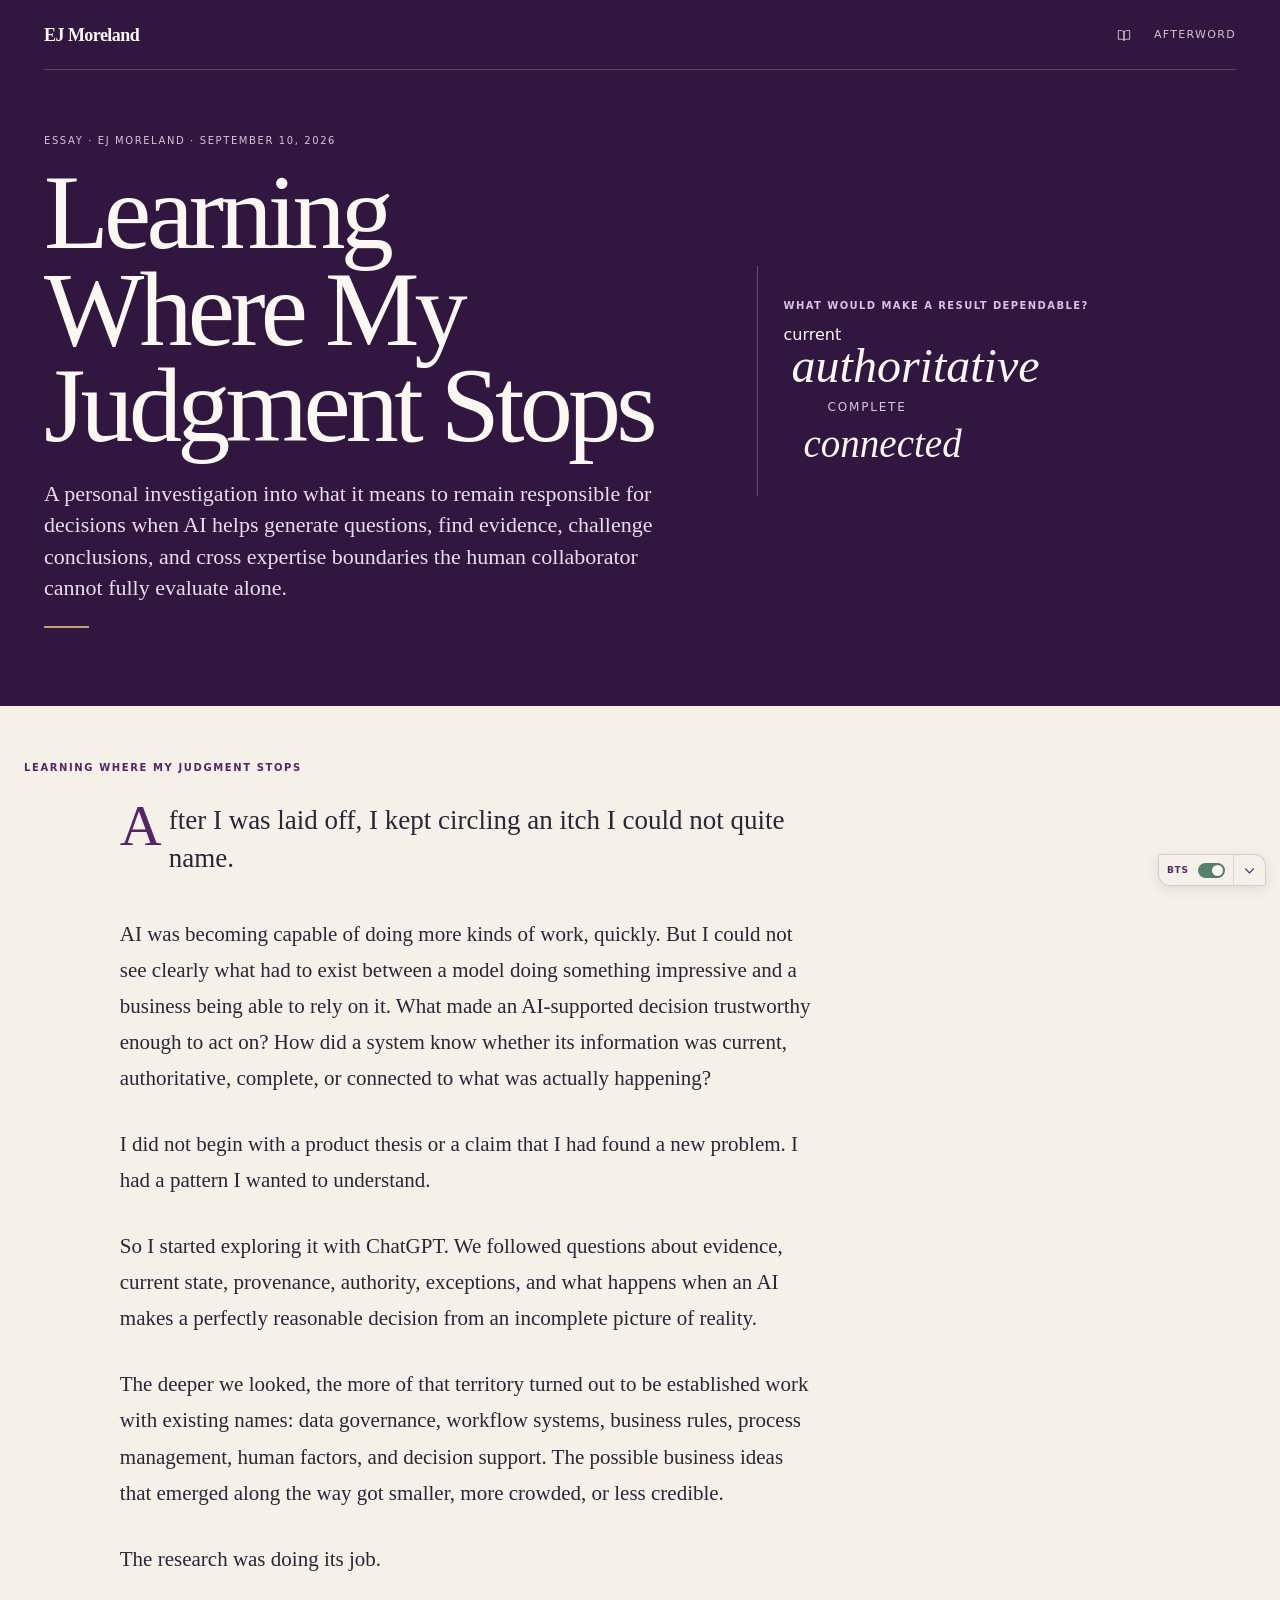
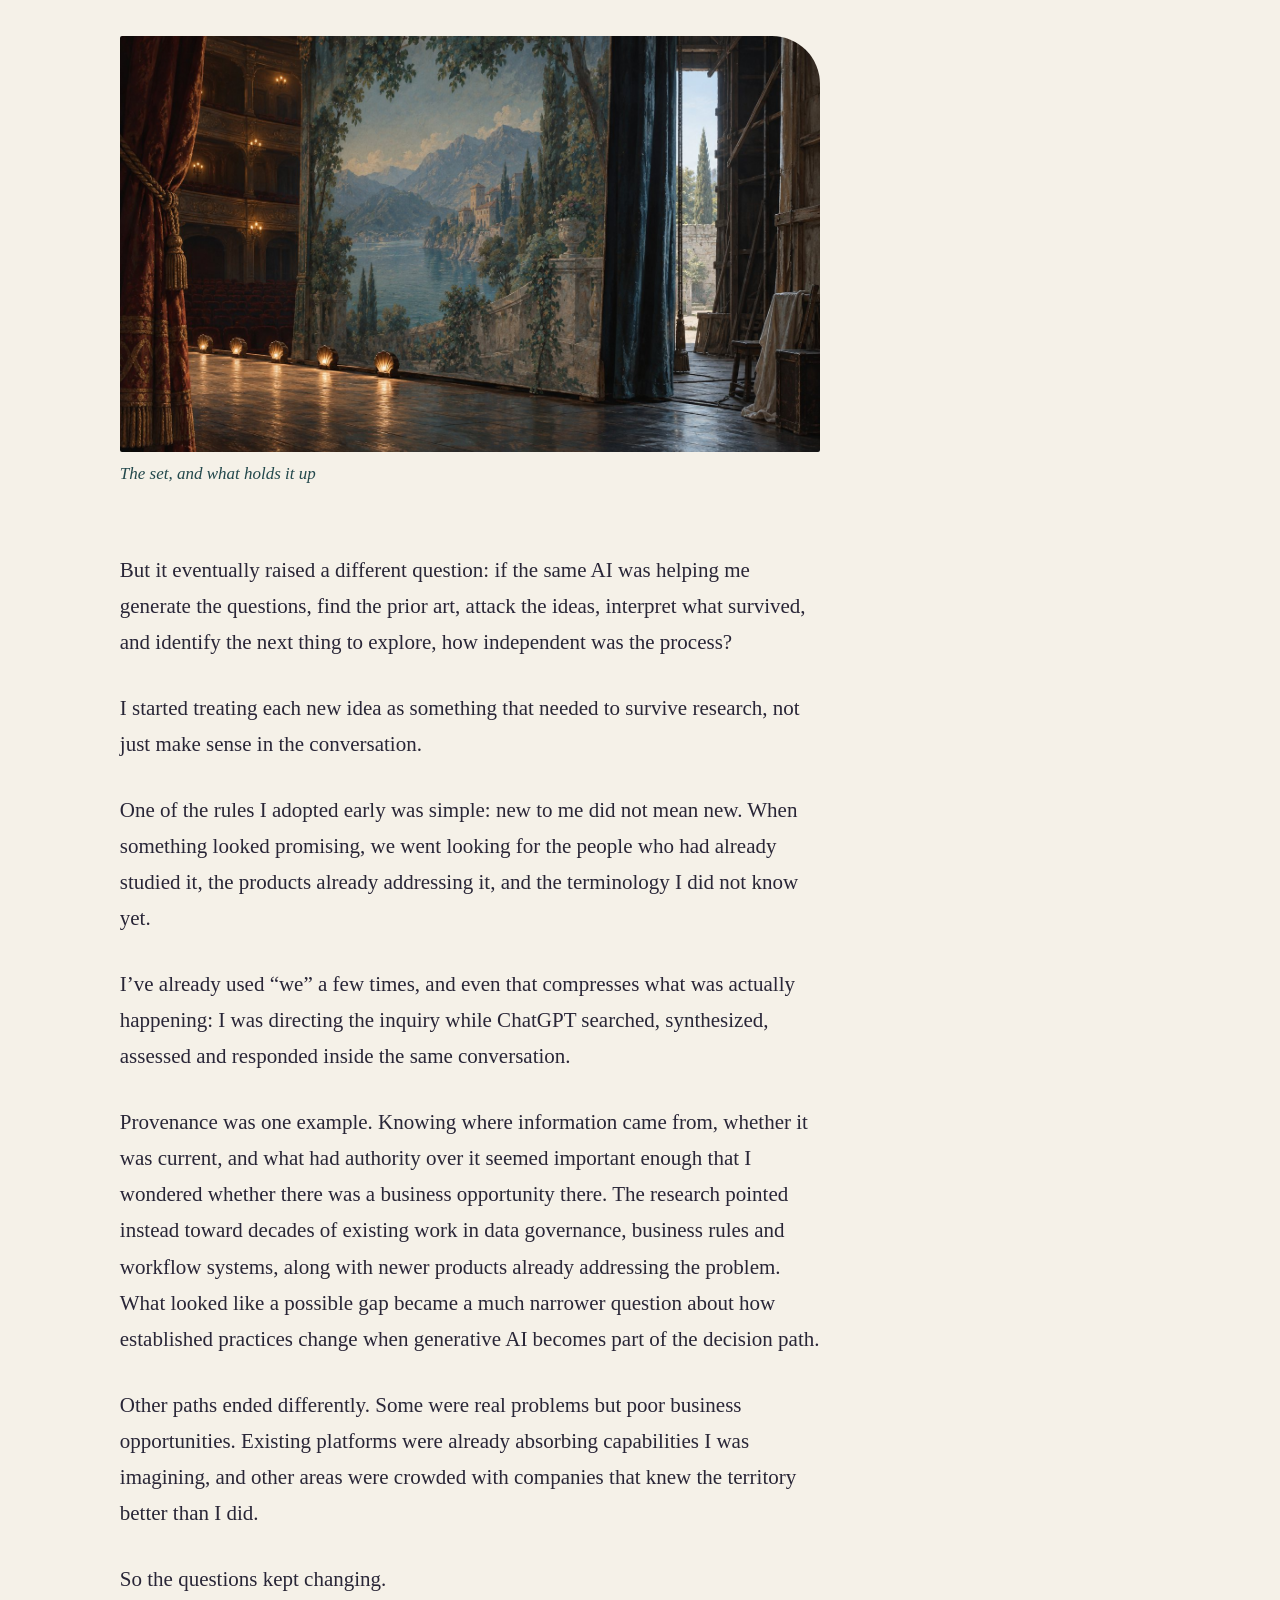
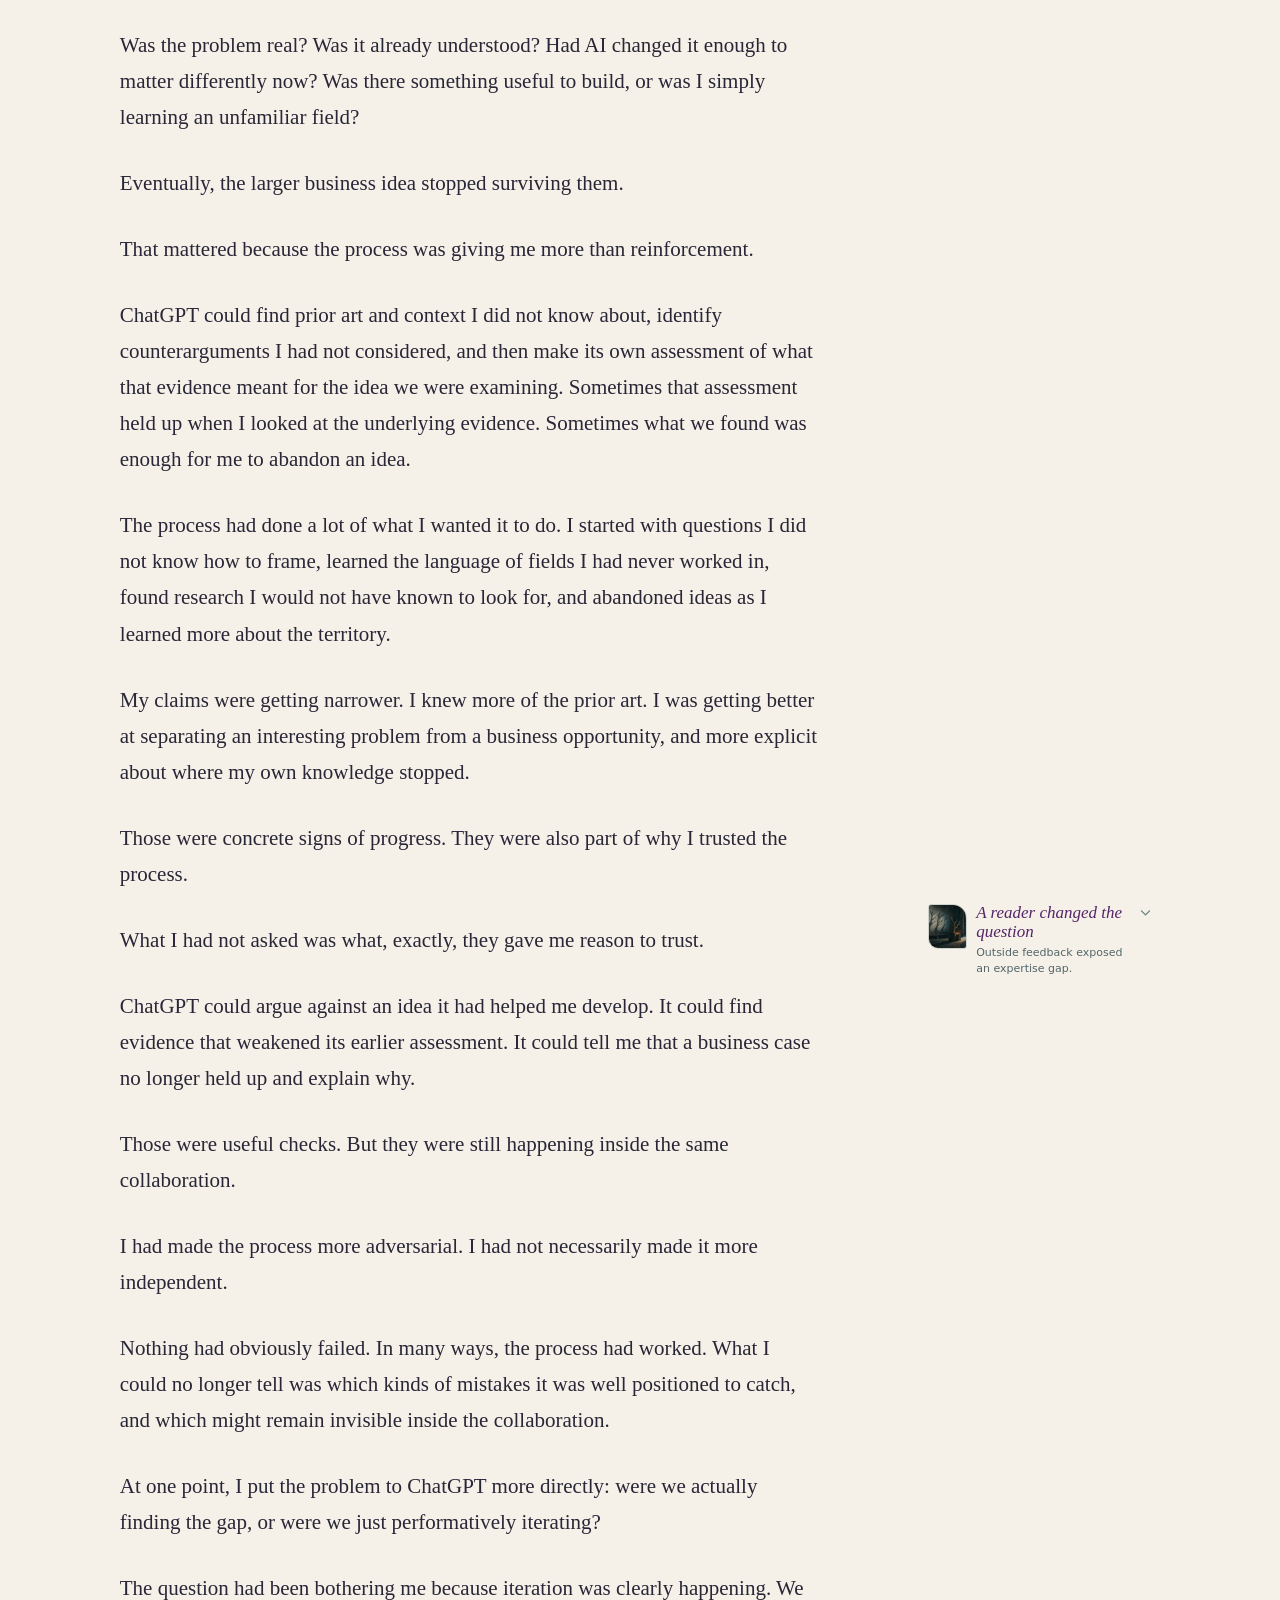
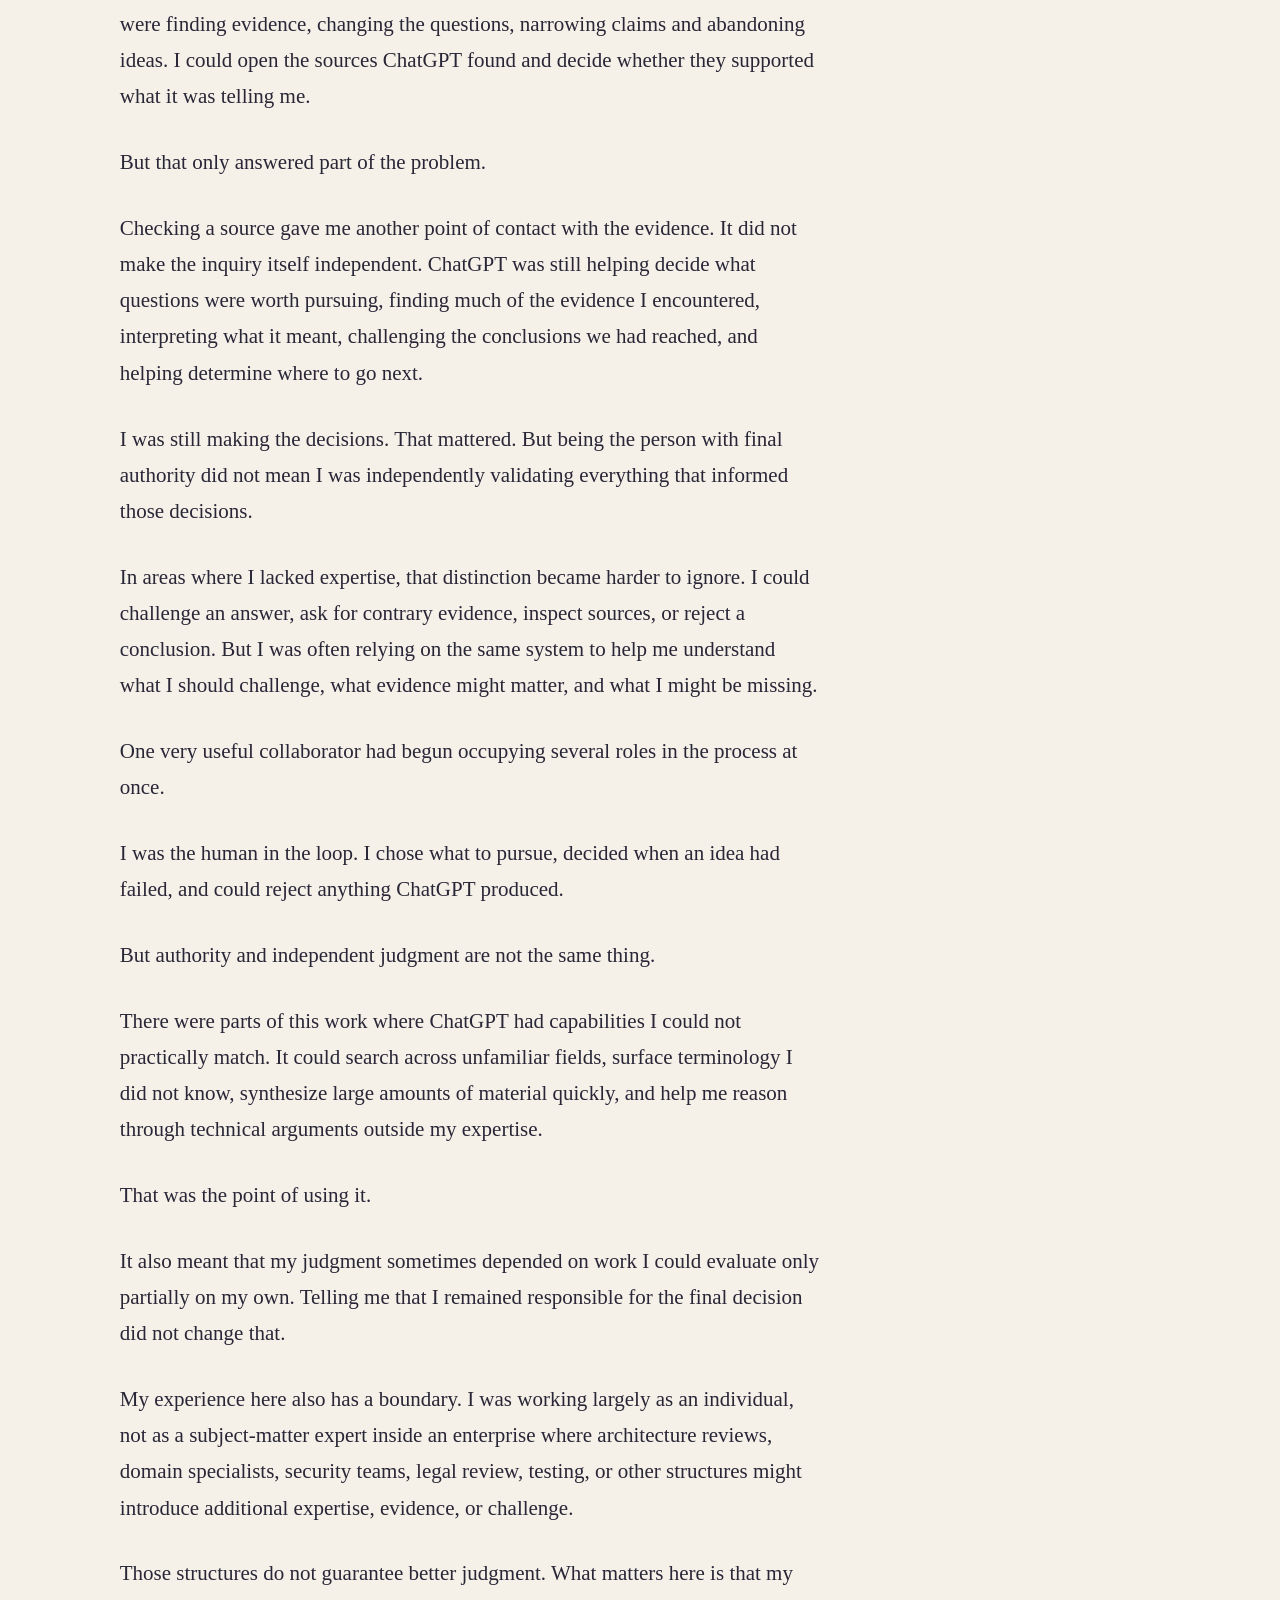
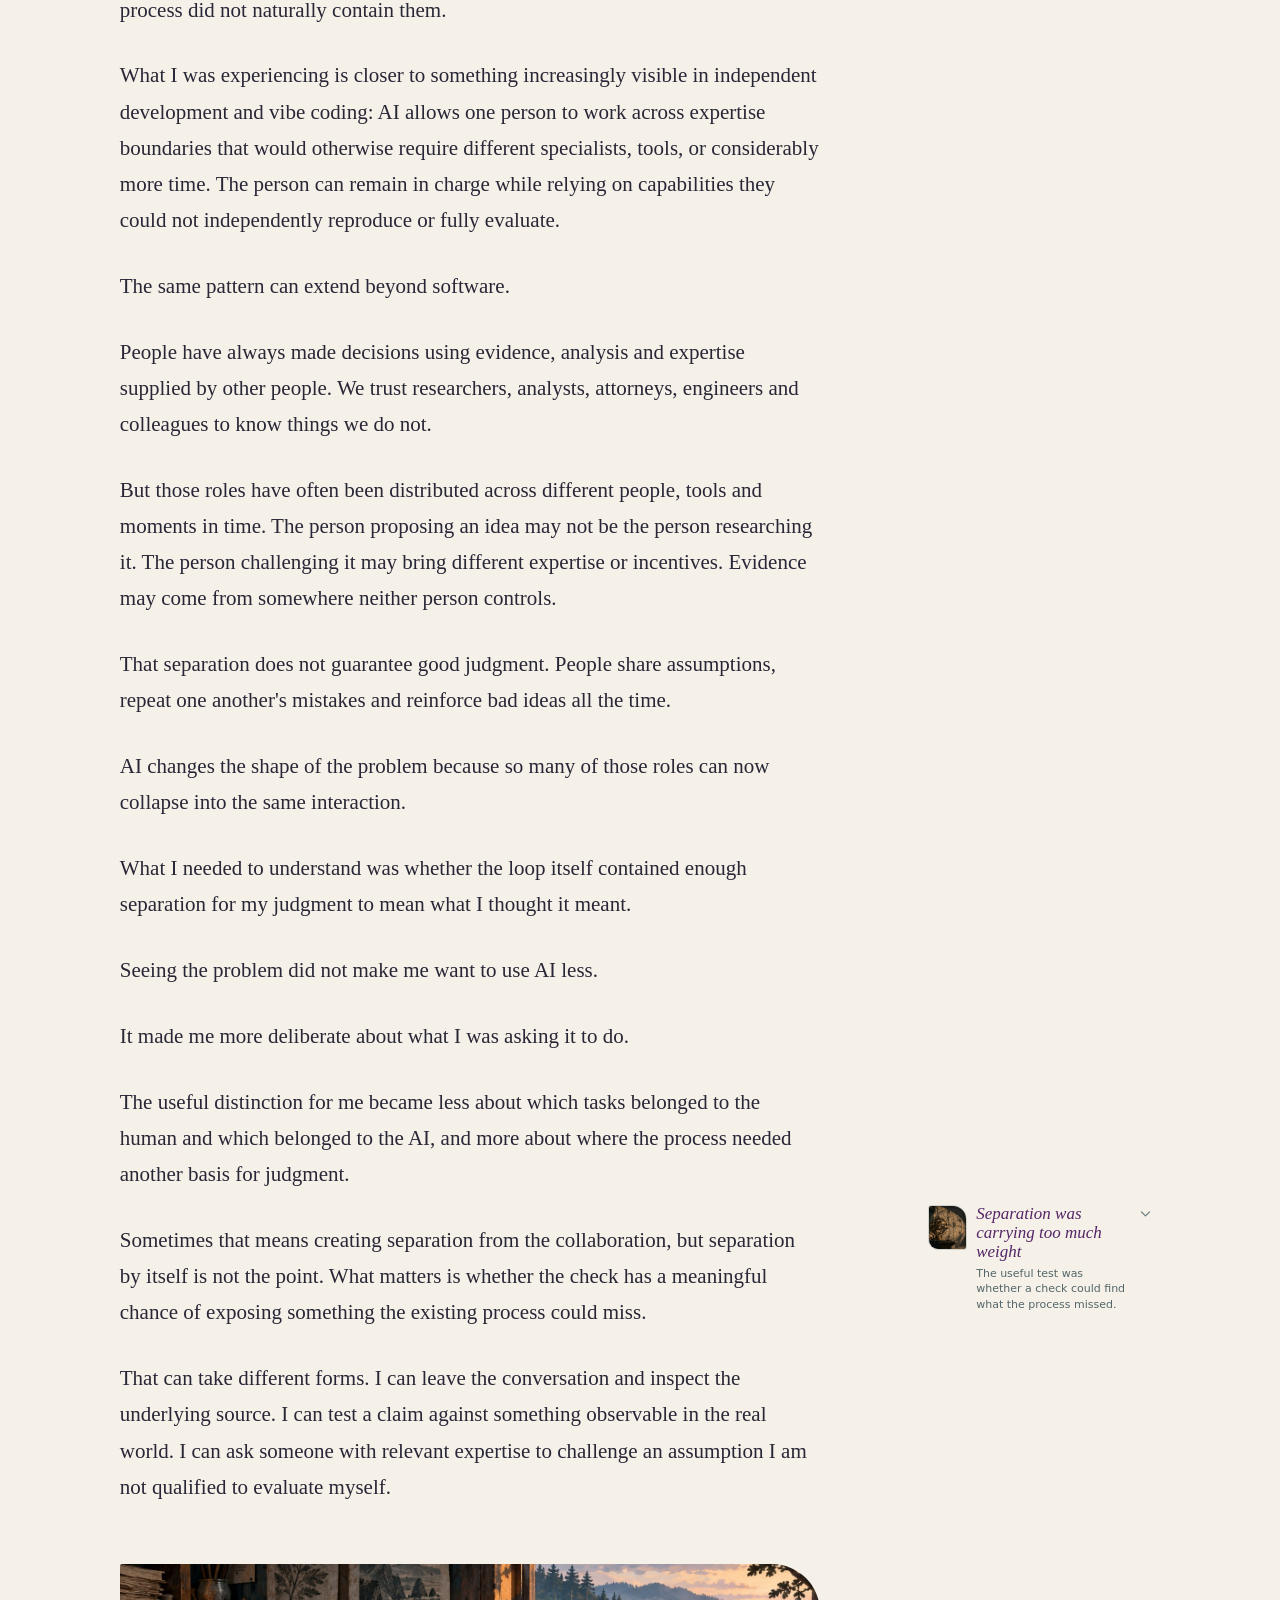
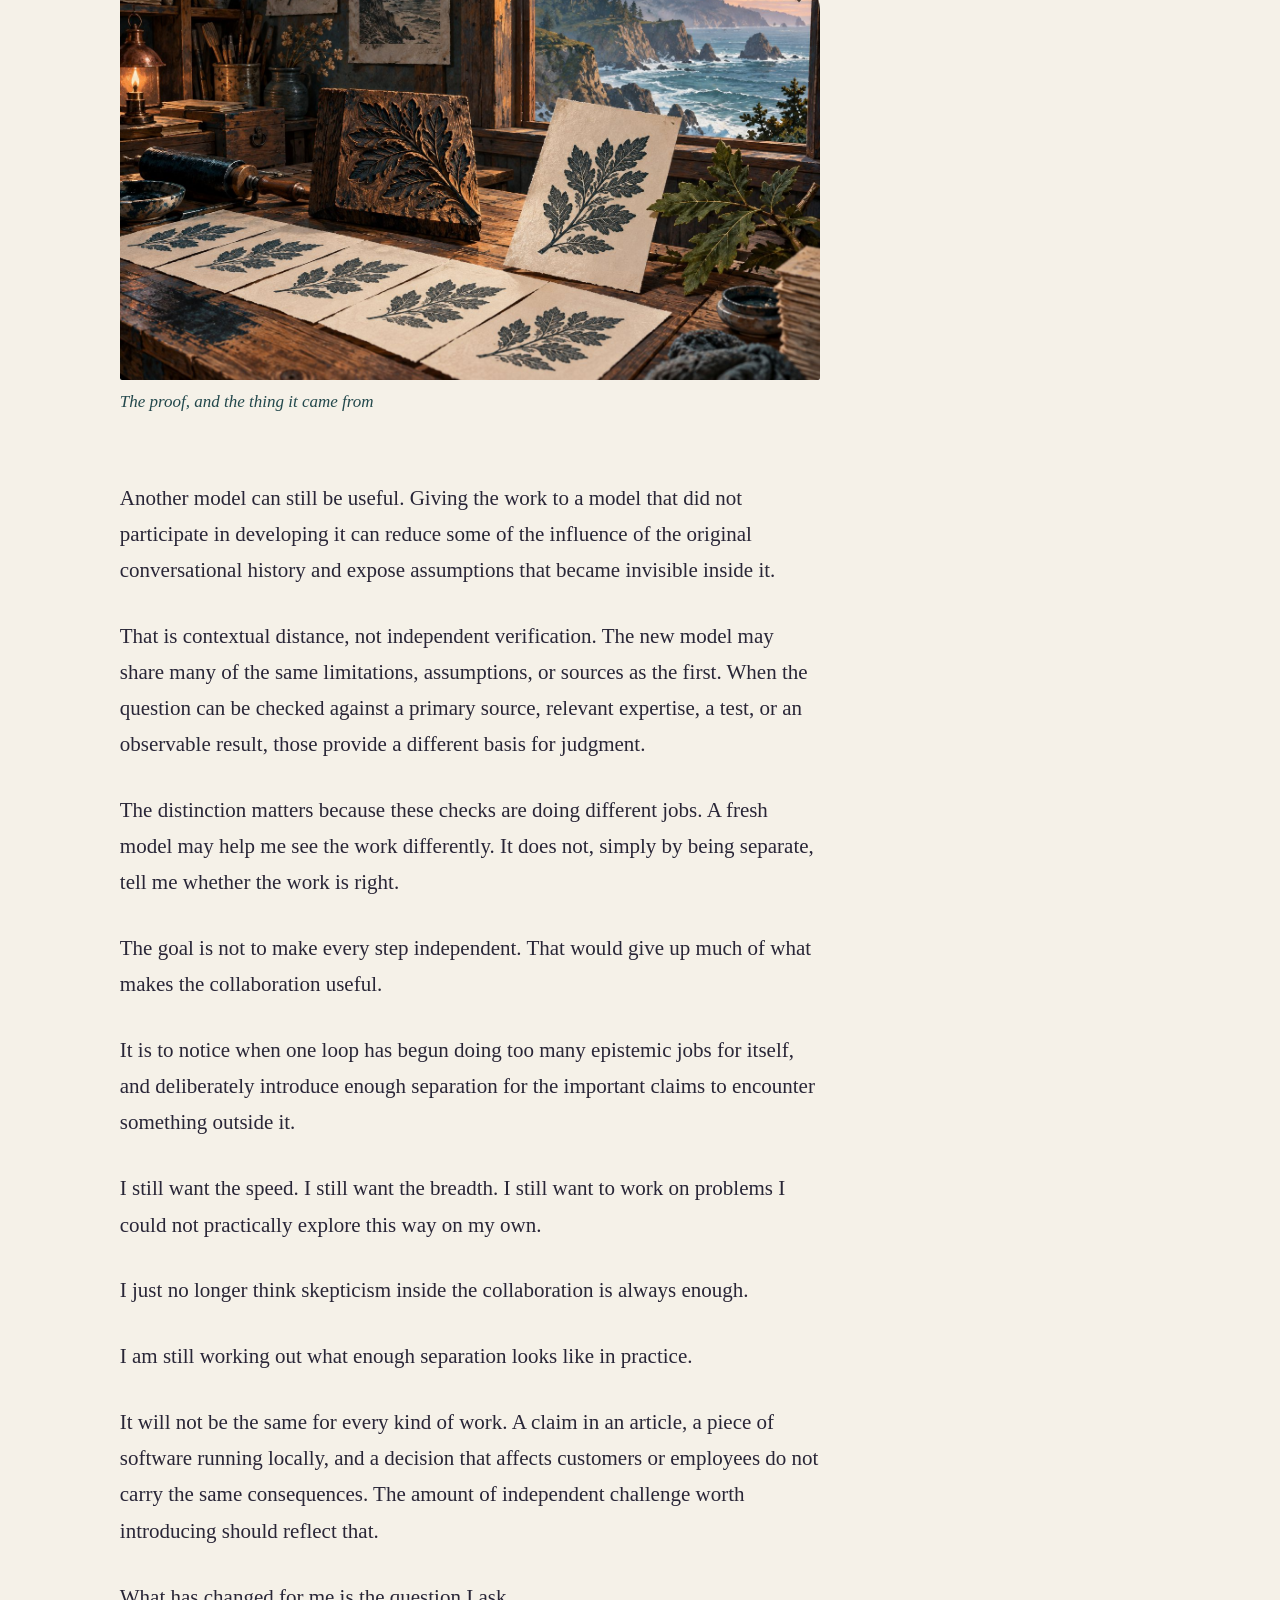
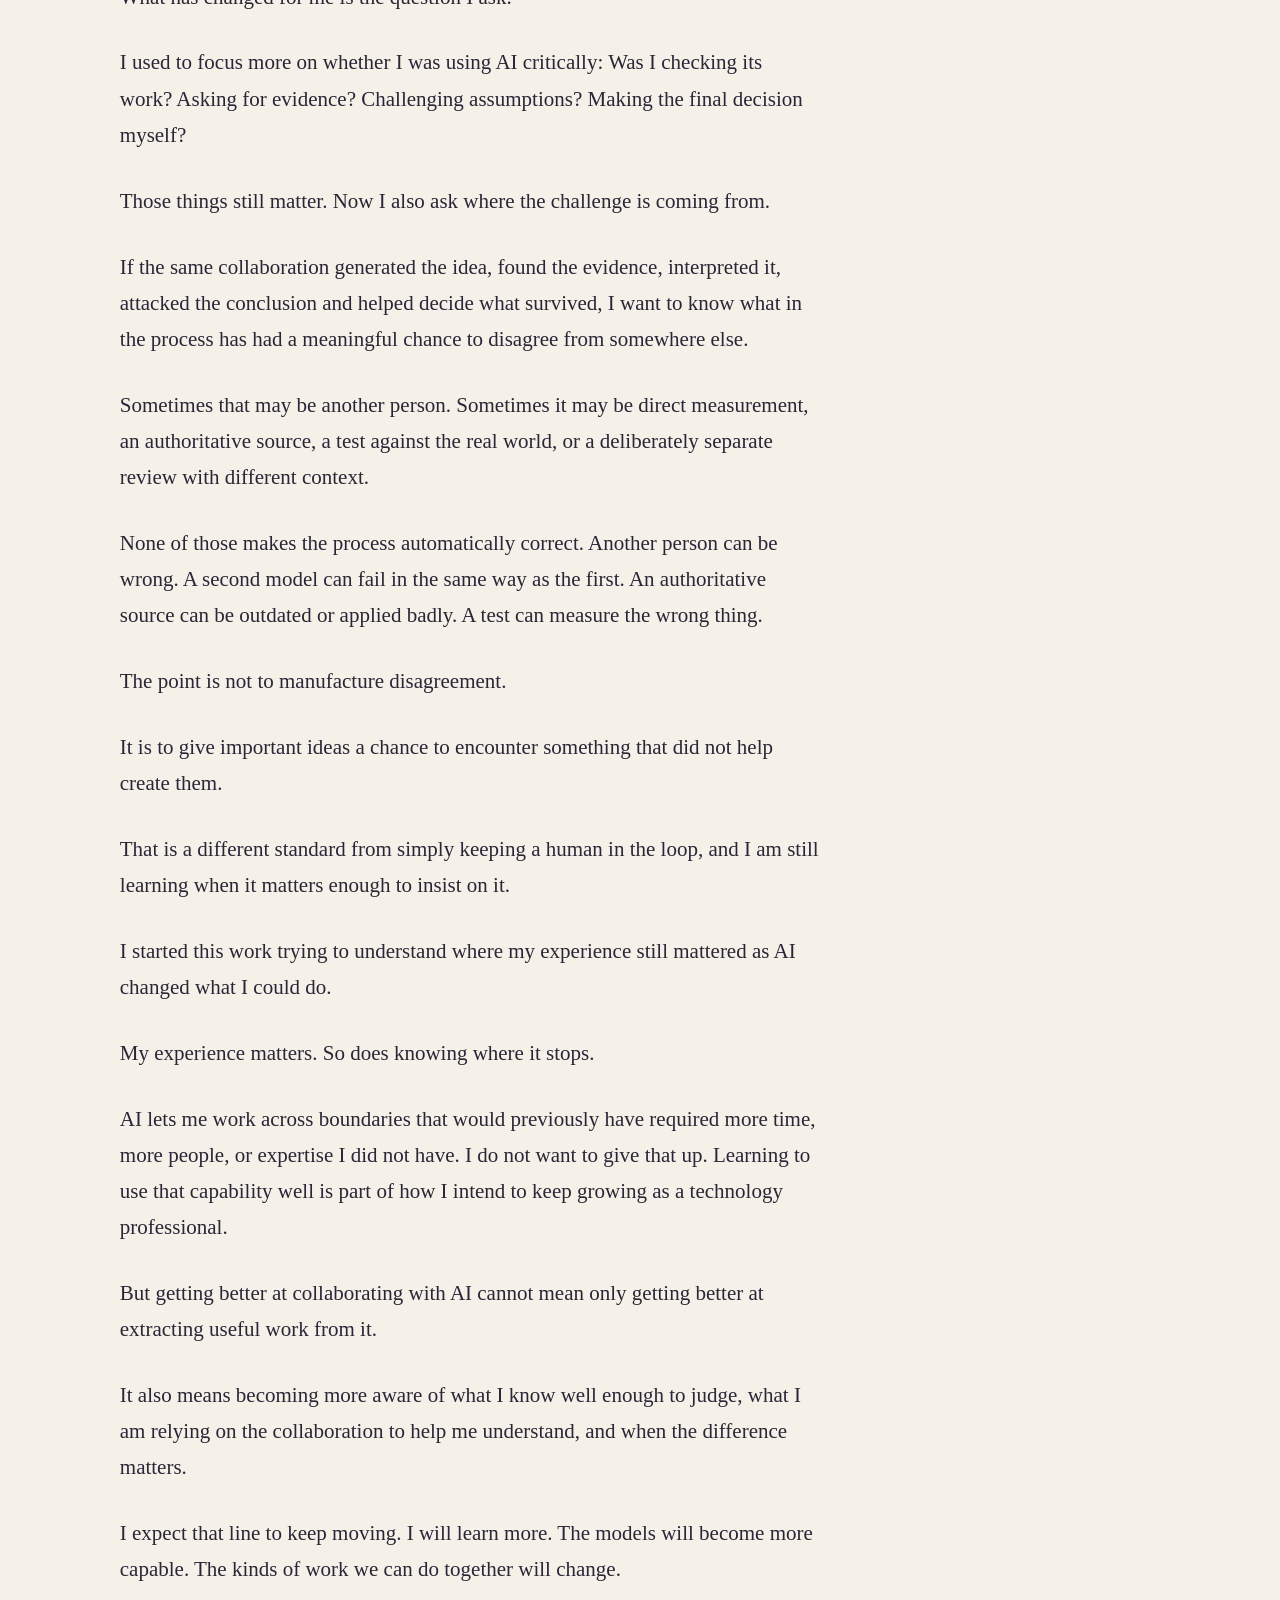
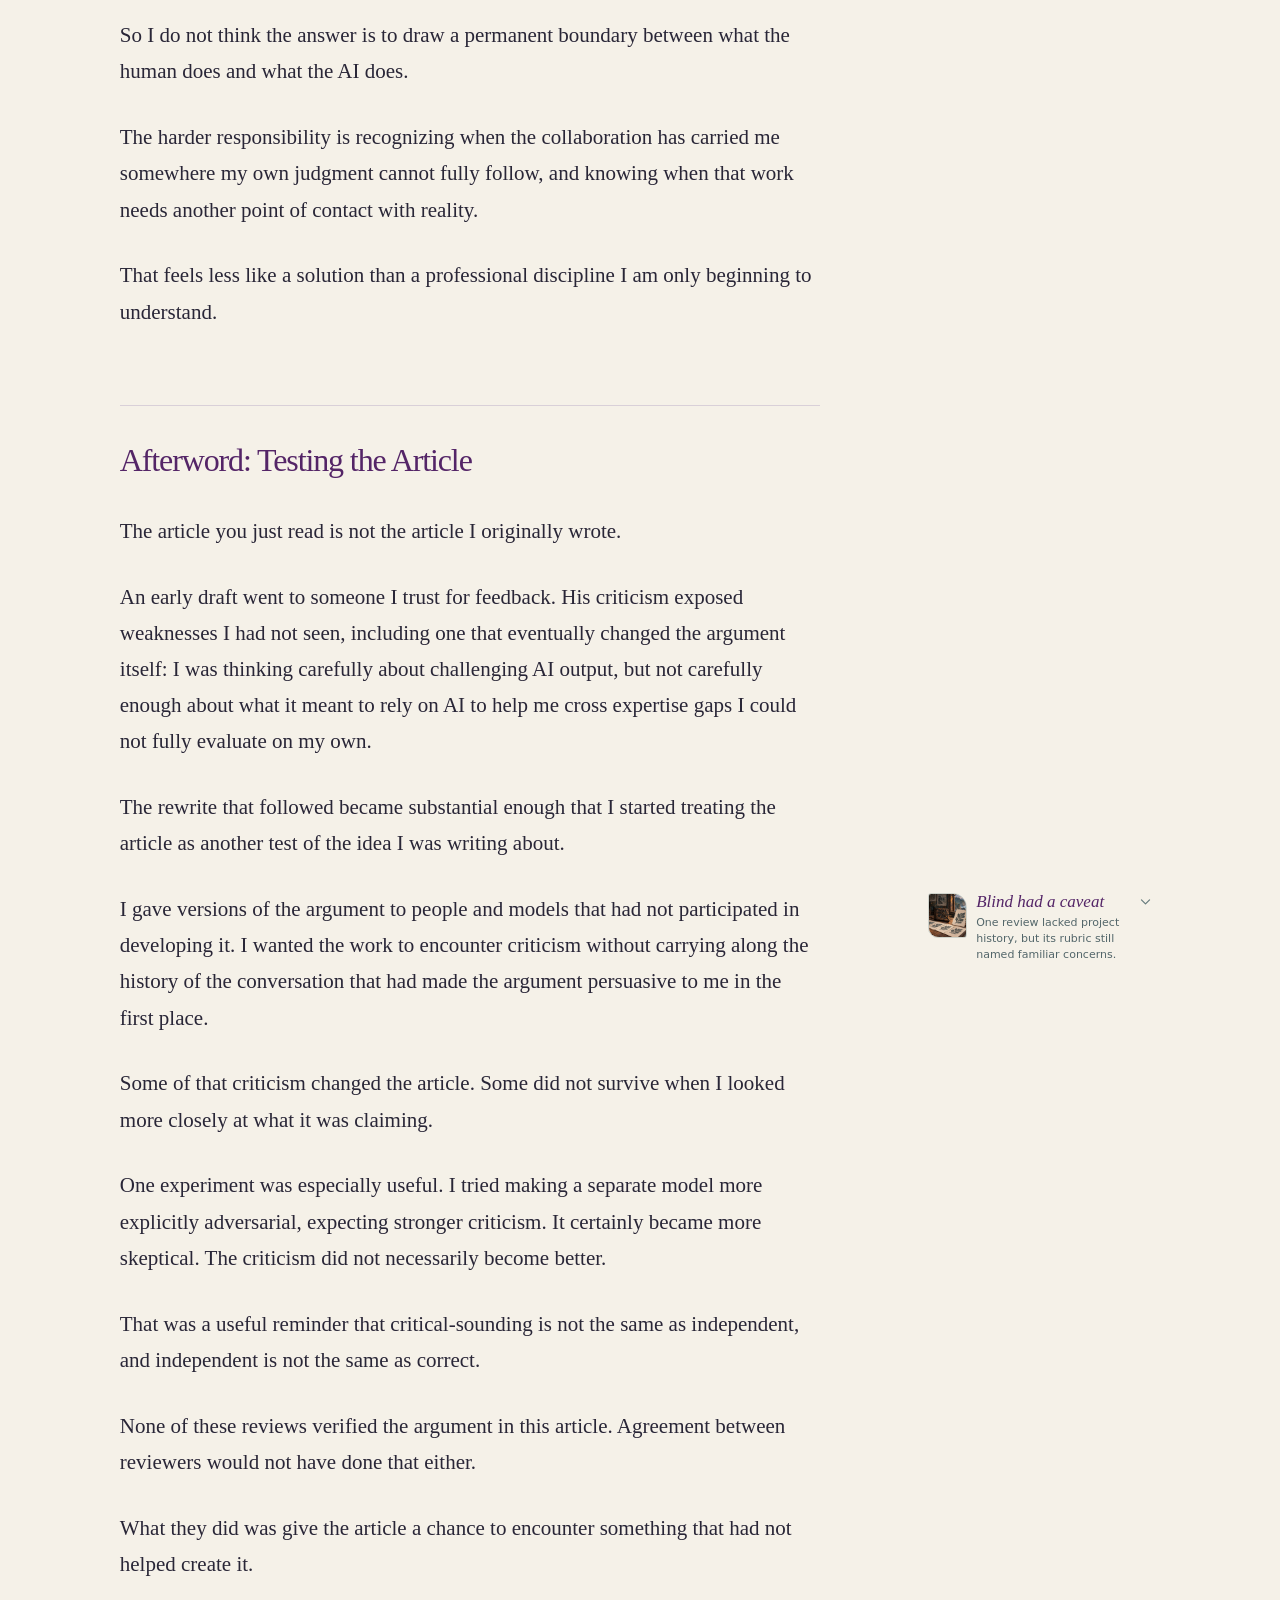
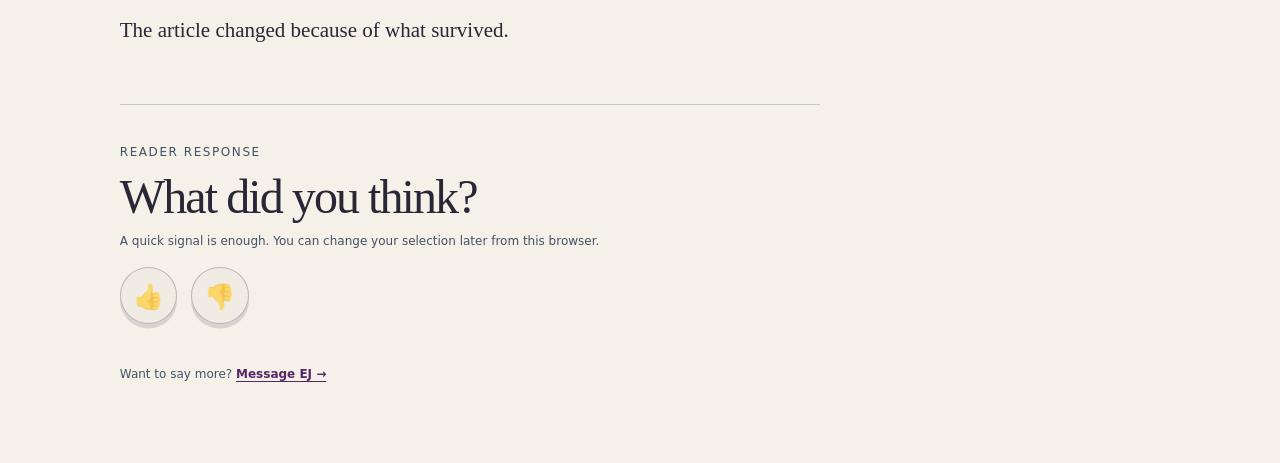
<file: essays/learning-where-my-judgment-stops.html>
<!doctype html>
<html lang="en">
  <head>
    <meta charset="utf-8">
    <meta name="viewport" content="width=device-width, initial-scale=1">
    <title>Learning Where My Judgment Stops — EJ Moreland</title>
    <meta name="description" content="A personal investigation into what it means to remain responsible for decisions when AI helps generate questions, find evidence, challenge conclusions, and cross expertise boundaries the human collaborator cannot fully evaluate alone.">
    <meta name="theme-color" content="#311640">
    <link rel="canonical" href="https://ejmoreland.net/essays/learning-where-my-judgment-stops.html">
    <link rel="icon" href="/assets/favicon.svg" type="image/svg+xml">
    <link rel="icon" href="/assets/favicon-32.png" sizes="32x32" type="image/png">
    <link rel="apple-touch-icon" href="/assets/apple-touch-icon.png">
    <meta property="og:type" content="article">
    <meta property="og:title" content="Learning Where My Judgment Stops">
    <meta property="og:description" content="A personal investigation into what it means to remain responsible for decisions when AI helps generate questions, find evidence, challenge conclusions, and cross expertise boundaries the human collaborator cannot fully evaluate alone.">
    <meta property="og:url" content="https://ejmoreland.net/essays/learning-where-my-judgment-stops.html">
    <meta property="og:image" content="https://ejmoreland.net/assets/social-card.png">
    <meta property="og:image:width" content="1200">
    <meta property="og:image:height" content="630">
    <meta property="og:image:alt" content="Abstract plum, cream, periwinkle, yellow, red, and navy paper forms.">
    <meta property="article:published_time" content="2026-09-10T12:00:00Z">
    <meta name="twitter:card" content="summary_large_image">
    <meta name="twitter:image" content="https://ejmoreland.net/assets/social-card.png">
    <meta name="twitter:image:alt" content="Abstract plum, cream, periwinkle, yellow, red, and navy paper forms.">
    <link rel="stylesheet" href="../styles.css?rev=20260927-site-consistency">
  <style>
    :root {
      --plum: #542567;
      --deep-plum: #311640;
      --paper: #f5f1e8;
      --paper-white: #fbf8f1;
      --ink: #292637;
      --muted: #675f6b;
      --rule: #d9d0d8;
      --cool: #d8e5e2;
      --cool-strong: #c8dcd8;
      --cool-ink: #23484c;
      --warm-accent: #dfbd72;
      --serif: Georgia, "Times New Roman", serif;
      --sans: Inter, ui-sans-serif, system-ui, -apple-system, "Segoe UI", sans-serif;
    }
    * { box-sizing: border-box; }
    html { scroll-behavior: smooth; }
    body { margin: 0; color: var(--ink); background: var(--paper); font-family: var(--sans); }
    .masthead { display: block; min-height: 0; color: var(--paper-white); background: var(--deep-plum); }
    .topline, .hero, .reading, .image-pool, .decision-point { width: min(100% - 48px, 1240px); margin-inline: auto; }
    .topline { min-height: 70px; display: flex; align-items: center; justify-content: space-between; gap: 22px; border-bottom: 1px solid rgba(251,248,241,.2); }
    .wordmark { color: inherit; font: 600 18px/1 var(--serif); letter-spacing: -.03em; text-decoration: none; }
    .topnav { display: flex; align-items: center; gap: 22px; }
    .topnav a { color: rgba(251,248,241,.78); font-size: 11px; letter-spacing: .12em; text-decoration: none; text-transform: uppercase; }
    .topnav svg { display: block; width: 16px; height: 16px; }
    .hero { display: grid; min-height: 0; grid-template-columns: minmax(0, 1.12fr) minmax(260px, .88fr); align-items: center; gap: clamp(50px, 8vw, 112px); padding: 65px 0 78px; }
    .issue { margin: 0 0 18px; color: #d6c3df; font-size: 10px; letter-spacing: .16em; text-transform: uppercase; }
    h1 { max-width: 730px; margin: 0; color: var(--paper-white); font: 400 clamp(52px, 7.5vw, 92px)/.93 var(--serif); letter-spacing: -.06em; }
    .hero h1 { max-width: 730px; }
    .dek { max-width: 660px; margin: 22px 0 0; color: #e8ddea; font: 400 clamp(18px, 2vw, 22px)/1.43 var(--serif); }
    .dek::after { content: ""; display: block; width: 45px; height: 2px; margin-top: 22px; background: var(--warm-accent); opacity: .85; }
    .terms { min-height: 230px; padding: 10px 0 10px 26px; border-left: 1px solid rgba(203,186,221,.34); display: flex; flex-direction: column; justify-content: center; }
    .terms-label { margin: 0 0 16px; color: #d6c3df; font-size: 10px; font-weight: 650; letter-spacing: .14em; text-transform: uppercase; }
    .term { display: block; width: max-content; max-width: 100%; color: var(--paper-white); line-height: .98; }
    .term:nth-of-type(2) { margin-left: 8px; font: italic 400 clamp(30px, 4vw, 48px)/1 var(--serif); }
    .term:nth-of-type(3) { margin: 10px 0 0 44px; color: #d8c6e0; font: 500 12px/1.25 var(--sans); letter-spacing: .15em; text-transform: uppercase; }
    .term:nth-of-type(4) { margin: 9px 0 0 20px; font: italic 400 clamp(27px, 3.2vw, 39px)/1 var(--serif); }
    .term:nth-of-type(5) { margin: 10px 0 0 72px; color: #e4d7e8; font: 500 11px/1.25 var(--sans); letter-spacing: .17em; text-transform: uppercase; }
    .reading { padding: 56px 0 68px; }
    .section-label { margin: 0 0 28px; color: var(--plum); font-size: 10px; font-weight: 700; letter-spacing: .16em; text-transform: uppercase; }
    .article-layout { display: grid; grid-template-columns: minmax(0, 700px) 208px; gap: clamp(68px, 8vw, 112px); justify-content: center; align-items: start; }
    .essay { min-width: 0; font: 400 21px/1.72 var(--serif); }
    .essay p { margin: 0 0 1.42em; }
    .essay .lead { margin-bottom: 1.42em; font-size: 27px; line-height: 1.42; }
    .essay .lead::first-letter { float: left; margin: .045em .12em 0 0; color: var(--plum); font: 400 2.15em/.78 var(--serif); }
    .paired { border-radius: .14em; transition: background-color .28s ease, box-shadow .28s ease; }
    [data-bts="on"] .paired.is-current { background: rgba(178,207,202,.62); box-shadow: 0 0 0 .12em rgba(178,207,202,.62); }
    .essay-art { margin: 2em 0 2.25em; }
    .essay-art img { border-radius: 2px 38px 2px 2px; }
    .essay-art img { display: block; width: 100%; aspect-ratio: 1.68 / 1; object-fit: cover; object-position: center 56%; border: 7px solid var(--paper-white); outline: 1px solid rgba(35,72,76,.18); }
    .essay-art figcaption { margin-top: 11px; color: var(--cool-ink); font: italic 17px/1.25 var(--serif); }
    .notes { position: relative; min-width: 0; pointer-events: none; }
    .note { position: absolute; left: 0; width: 100%; margin: 0; color: var(--cool-ink); background: rgba(200,220,216,.82); border: 1px solid rgba(35,72,76,.16); border-radius: 3px 17px 3px 15px; pointer-events: auto; transition: top .32s cubic-bezier(.22,1,.36,1), background-color .25s ease; }
    .note summary { display: flex; min-height: 74px; align-items: center; padding: 13px 27px 15px 15px; list-style: none; cursor: pointer; }
    .note summary::-webkit-details-marker { display: none; }
    .note-title { color: var(--cool-ink); font: italic 400 19px/1.18 var(--serif); text-decoration: underline; text-decoration-color: rgba(35,72,76,.22); text-decoration-thickness: 4px; text-underline-offset: -1px; text-decoration-skip-ink: none; box-decoration-break: clone; -webkit-box-decoration-break: clone; }
    .note::after { content: "↘"; position: absolute; right: 12px; bottom: 10px; color: var(--cool-ink); font: 17px/1 var(--sans); text-shadow: 0 0 9px rgba(79,129,132,.34); pointer-events: none; }
    .note[open]::after { content: "↗"; }
    .note.is-current { background: var(--cool-strong); animation: note-arrive .68s ease-out both; }
    .note.is-current .note-title { text-decoration-color: rgba(35,72,76,.55); }
    .note-body { padding: 0 15px 36px; color: #385457; font: 14px/1.55 var(--sans); }
    .note-body p { margin: 0; }
    .note[hidden], .notes[hidden] { display: none; }
    @keyframes note-arrive {
      0% { transform: translateY(0) rotate(0); }
      22% { transform: translateY(-2px) rotate(-.45deg); }
      50% { transform: translateY(0) rotate(.2deg); }
      100% { transform: translateY(0) rotate(0); }
    }
    .image-pool { padding: 54px 0 78px; border-top: 1px solid var(--rule); }
    .pool-heading { display: flex; align-items: baseline; justify-content: space-between; gap: 20px; margin-bottom: 27px; }
    .pool-heading h2 { margin: 0; color: var(--plum); font: 400 clamp(30px, 4vw, 44px)/1.05 var(--serif); letter-spacing: -.04em; }
    .pool-heading p { max-width: 480px; margin: 0; color: var(--muted); font: 14px/1.5 var(--sans); }
    .pool-grid { display: grid; grid-template-columns: repeat(2, minmax(0, 1fr)); gap: 34px 26px; }
    .pool-item { min-width: 0; margin: 0; }
    .pool-item img { display: block; width: 100%; aspect-ratio: 1.58 / 1; object-fit: cover; background: #d8dfdc; }
    .pool-item figcaption { display: flex; align-items: baseline; gap: 10px; margin-top: 10px; }
    .pool-number { color: var(--cool-ink); font: 700 10px/1 var(--sans); letter-spacing: .12em; }
    .pool-title { color: var(--ink); font: italic 19px/1.2 var(--serif); }
    .selected-set { margin: 36px 0 0; padding: 18px 21px; color: var(--cool-ink); background: rgba(216,229,226,.62); border-left: 3px solid var(--warm-accent); font: 14px/1.55 var(--sans); }
    .selected-set strong { color: var(--plum); }
    .decision-point { padding: 30px 0 70px; border-top: 1px solid var(--rule); display: grid; grid-template-columns: 1fr 1fr; gap: 36px; }
    .decision-point p { margin: 0; color: var(--muted); font: 14px/1.55 var(--sans); }
    .decision-point strong { color: var(--plum); font-weight: 650; }
    @media (max-width: 900px) {
      .topline, .hero, .reading, .image-pool, .decision-point { width: min(100% - 40px, 760px); }
      .hero { grid-template-columns: 1fr; gap: 38px; padding: 54px 0 62px; }
      .terms { min-height: auto; }
      .article-layout { grid-template-columns: minmax(0, 1fr) 190px; gap: 34px; }
      .essay { font-size: 19px; }
      .essay .lead { font-size: 24px; }
    }
    @media (max-width: 650px) {
      .topline, .hero, .reading, .image-pool, .decision-point { width: min(100% - 32px, 520px); }
      .topline { min-height: 62px; }
      .topnav { gap: 13px; }
      .topnav a { font-size: 9px; }
      .topnav a:nth-child(2) { display: none; }
      .hero { padding: 46px 0 52px; }
      h1 { font-size: clamp(48px, 13vw, 66px); }
      .terms { display: none; }
      .reading { padding: 42px 0 48px; }
      .article-layout { display: block; }
      .essay { font-size: 19px; }
      .notes { display: grid; gap: 16px; margin-top: 28px; }
      .note { position: relative; top: auto !important; }
      .pool-heading { display: block; }
      .pool-heading p { margin-top: 10px; }
      .pool-grid { grid-template-columns: 1fr; gap: 25px; }
      .decision-point { grid-template-columns: 1fr; gap: 14px; }
    }
    @media (prefers-reduced-motion: reduce) {
      *, *::before, *::after { scroll-behavior: auto !important; transition-duration: .01ms !important; animation-duration: .01ms !important; }
    }

    .article-layout {
      grid-template-columns: minmax(0, 700px) minmax(0, 238px);
      transition: grid-template-columns .72s cubic-bezier(.22,1,.36,1), gap .72s cubic-bezier(.22,1,.36,1);
    }
    [data-bts="off"] .article-layout { grid-template-columns: minmax(0, 700px) minmax(0, 0fr); gap: 0; }
    .site-shelf { position: fixed; right: 14px; bottom: 14px; z-index: 30; width: max-content; max-width: calc(100vw - 24px); color: var(--ink); font-family: var(--sans); }
    .shelf-bar { display: flex; min-height: 32px; align-items: stretch; overflow: hidden; border: 1px solid rgba(49,22,64,.16); border-radius: 2px 12px 2px 12px; background: rgba(245,241,232,.97); box-shadow: 0 3px 12px rgba(41,38,55,.10); backdrop-filter: blur(10px); }
    .bts-toggle, .shelf-menu-toggle { position: relative; display: flex; align-items: center; justify-content: center; border: 0; color: var(--plum); background: transparent; cursor: pointer; }
    .bts-toggle { min-width: 74px; justify-content: space-between; gap: 7px; padding: 0 8px; }
    .bts-label { color: var(--plum); font: 700 9px/1 var(--sans); letter-spacing: .08em; }
    .bts-switch { position: relative; display: block; flex: 0 0 27px; width: 27px; height: 15px; padding: 2px; border-radius: 10px; background: #a85e58; transition: background-color .22s ease; }
    .bts-switch-knob { display: block; width: 11px; height: 11px; border-radius: 50%; background: var(--paper-white); box-shadow: 0 1px 2px rgba(0,0,0,.2); transform: translateX(0); transition: transform .24s cubic-bezier(.2,.7,.2,1); }
    .bts-toggle[aria-checked="true"] .bts-switch { background: #54816c; }
    .bts-toggle[aria-checked="true"] .bts-switch-knob { transform: translateX(12px); }
    .shelf-menu-toggle { width: 32px; padding: 0; border-left: 1px solid rgba(49,22,64,.12); }
    .shelf-menu-toggle svg { width: 13px; height: 13px; transition: transform .28s ease; }
    .shelf-menu-toggle[aria-expanded="true"] svg { transform: rotate(180deg); }
    .bts-toggle:hover, .shelf-menu-toggle:hover { background: rgba(84,37,103,.06); }
    .bts-toggle:focus-visible, .shelf-menu-toggle:focus-visible, .shelf-menu a:focus-visible { outline: 2px solid var(--warm-accent); outline-offset: -3px; }
    .shelf-menu { position: absolute; right: 0; bottom: calc(100% - 1px); display: grid; gap: 12px; width: 218px; max-width: calc(100vw - 24px); padding: 14px 15px 15px; border: 1px solid rgba(49,22,64,.16); border-bottom: 0; border-radius: 13px 13px 0 0; background: rgba(245,241,232,.98); box-shadow: 0 -6px 18px rgba(41,38,55,.08); backdrop-filter: blur(10px); opacity: 0; visibility: hidden; transform: translateY(8px) scale(.985); transform-origin: bottom right; transition: opacity .22s ease, transform .28s cubic-bezier(.2,.7,.2,1), visibility 0s linear .28s; }
    .site-shelf.is-open .shelf-menu { opacity: 1; visibility: visible; transform: translateY(0) scale(1); transition-delay: 0s; }
    .shelf-menu-group { display: grid; gap: 10px; }
    .shelf-menu-label { margin: 0; color: var(--muted); font-size: 9px; font-weight: 700; letter-spacing: .13em; text-transform: uppercase; }
    .shelf-menu a { color: var(--plum); font: 16px/1.15 var(--serif); text-decoration: none; }
    .shelf-menu .shelf-icon-link { display: flex; align-items: center; gap: 9px; }
    .shelf-menu .shelf-icon-link svg { width: 16px; height: 16px; flex: 0 0 16px; }
    .shelf-menu a:hover { color: var(--cool-ink); text-decoration: underline; text-underline-offset: 3px; }
    .shelf-socials { display: flex; align-items: center; gap: 9px; }
    .shelf-socials a { display: grid; width: 27px; height: 27px; place-items: center; border-radius: 4px; }
    .shelf-socials a:hover { background: rgba(84,37,103,.08); }
    .shelf-socials img { display: block; width: 20px; height: 20px; object-fit: contain; }
    .shelf-socials svg { display: block; width: 19px; height: 19px; }
    .shelf-rule { height: 1px; background: rgba(49,22,64,.12); }
    @media (max-width: 650px) { .site-shelf { right: 12px; bottom: 12px; } }
    .essay .note-slot { display: none; }
    .essay .afterword { margin-top: 3.6em; padding-top: 1.8em; border-top: 1px solid var(--rule); }
    .essay .afterword h2 { margin: 0 0 1.1em; color: var(--plum); font: 400 32px/1.05 var(--serif); letter-spacing: -.035em; }
    .essay-art { margin: 2.8em 0 3.2em; }
    .essay-art img { border: 0; outline: 0; border-radius: 2px 48px 2px 2px; }
    .notes {
      min-height: 100%; overflow: hidden; opacity: 1; transform: translateX(0) scaleX(1); transform-origin: right center;
      transition: opacity .28s ease .1s, transform .72s cubic-bezier(.22,1,.36,1), visibility 0s linear 0s;
    }
    [data-bts="off"] .notes { opacity: 0; transform: translateX(12px) scaleX(.82); visibility: hidden; pointer-events: none; transition: opacity .2s ease, transform .72s cubic-bezier(.22,1,.36,1), visibility 0s linear .72s; }
    .note {
      position: absolute; left: 0; width: 100%; margin: 0; padding: 0; color: var(--cool-ink);
      background: transparent; border: 0; border-radius: 0; pointer-events: auto;
      transition: top .34s cubic-bezier(.22,1,.36,1), color .2s ease;
    }
    .note summary { position: relative; isolation: isolate; display: flex; min-height: 0; align-items: flex-start; gap: 10px; padding: 5px 7px; list-style: none; cursor: pointer; }
    .note summary::before { position: absolute; z-index: -1; inset: -7px -11px; border-radius: 50%; background: radial-gradient(ellipse at 23% 48%, rgba(176,204,199,.86), rgba(176,204,199,.48) 48%, rgba(176,204,199,0) 83%); content: ""; opacity: 0; transform: scale(.72); transform-origin: 24% 50%; transition: opacity .4s ease, transform .55s cubic-bezier(.2,.7,.2,1); pointer-events: none; }
    .note.is-current summary::before { opacity: .82; transform: scale(1); animation: note-focus-bloom 1.05s cubic-bezier(.2,.7,.2,1) both; }
    .note.is-current summary { filter: drop-shadow(0 3px 8px rgba(84,37,103,.12)); }
    .note summary { transition: filter .35s ease; }
    .note-quest-mark { position: absolute; top: -25px; left: 12px; color: #a8752b; font: 700 italic 19px/.9 var(--serif); text-shadow: 0 1px 0 var(--paper-white), 0 0 9px rgba(223,189,114,.38); opacity: 0; transform: translateY(6px) scale(.72); transform-origin: center bottom; transition: opacity .18s ease; pointer-events: none; }
    .note.is-current .note-quest-mark { animation: quest-mark-arrive .64s cubic-bezier(.2,.7,.2,1) both; }
    .note summary::-webkit-details-marker { display: none; }
    .note-copy { flex: 1; }
    .note-disclosure { flex: 0 0 13px; width: 13px; height: 13px; margin: 3px 1px 0 auto; color: #667b7d; transition: transform .24s ease, color .2s ease; }
    .note[open] .note-disclosure { color: var(--plum); transform: rotate(180deg); }
    .note-art { flex: 0 0 37px; width: 37px; height: 43px; margin-top: 2px; object-fit: cover; border-radius: 2px 13px 2px 9px; outline: 1px solid rgba(35,72,76,.18); transition: filter .3s ease, box-shadow .3s ease; }
    .note-copy { display: block; min-width: 0; }
    .note-title { display: block; color: var(--plum); font: italic 400 17px/1.13 var(--serif); text-decoration: none; text-shadow: 0 0 0 transparent; transition: color .34s ease, text-shadow .34s ease; }
    .note-teaser { display: block; margin-top: 4px; color: #53666a; font: 11px/1.42 var(--sans); }
    .note[open] .note-title, .note.is-current .note-title { color: var(--cool-ink); }
    .note.is-current { background: transparent; animation: none; }
    .note.is-current .note-art { animation: note-attention .92s ease-out both; }
    .note.is-current .note-title { text-decoration: none; text-shadow: 0 0 12px rgba(84,37,103,.16); }
    @keyframes note-attention {
      0%, 100% { filter: saturate(1); box-shadow: 0 0 0 0 rgba(84,37,103,0); }
      38% { filter: saturate(1.22); box-shadow: 0 0 0 3px rgba(84,37,103,.13); }
      72% { filter: saturate(1.04); box-shadow: 0 0 0 1px rgba(84,37,103,.06); }
    }
    @keyframes note-focus-bloom {
      0% { opacity: 0; transform: scale(.72); }
      42% { opacity: 1; transform: scale(1.07); }
      100% { opacity: .82; transform: scale(1); }
    }
    @keyframes quest-mark-arrive {
      0% { opacity: 0; transform: translateY(7px) scale(.72); }
      56% { opacity: 1; transform: translateY(-3px) scale(1.12); }
      78% { opacity: .94; transform: translateY(1px) scale(.97); }
      100% { opacity: .94; transform: translateY(0) scale(1); }
    }
    .note-body { margin: 8px 0 0 47px; padding: 0 0 7px; color: #42585b; font: 12px/1.5 var(--sans); }
    .note-body p { margin: 0; }
    .note::after { content: none; }
    @media (max-width: 900px) { .article-layout { grid-template-columns: minmax(0, 1fr) 205px; gap: 32px; } .essay { font-size: 19px; } }
    @media (max-width: 650px) {
      .article-layout { display: block; }
      .notes { display: grid; position: static; gap: 18px; min-height: 0 !important; margin-top: 30px; }
      .note { position: relative; top: auto !important; }
      .note-slot:not(:empty) { display: block; margin: -1em 0 1.4em; }
      .note-slot .note { margin: 0; }
      .note-body { max-width: 430px; }
    }
  </style>
  </head>
<body>
  <div id="page" data-bts="on">
    <aside class="site-shelf" aria-label="Quick actions">
      <div class="shelf-menu" id="shelf-menu" aria-hidden="true" inert>
        <div class="shelf-menu-group">
          <p class="shelf-menu-label">On this essay</p>
          <a href="#afterword-title">Go to the Afterword</a>
          <a class="shelf-icon-link" href="#top" aria-label="Back to the beginning" title="Back to the beginning"><svg viewBox="0 0 24 24" aria-hidden="true" focusable="false"><path d="M12 19V5m-6 6 6-6 6 6" fill="none" stroke="currentColor" stroke-width="1.6" stroke-linecap="round" stroke-linejoin="round"/></svg></a>
        </div>
        <div class="shelf-rule" aria-hidden="true"></div>
        <div class="shelf-menu-group">
          <p class="shelf-menu-label">Elsewhere</p>
          <div class="shelf-socials">
            <a href="https://www.linkedin.com/in/ej-moreland-a79a42" target="_blank" rel="noopener noreferrer" aria-label="LinkedIn" title="LinkedIn"><img src="../assets/linkedin-in-opaque-white.png" alt=""></a>
            <a href="../about/?message=1#contact-form" aria-label="Contact EJ" title="Contact EJ"><svg viewBox="0 0 24 24" aria-hidden="true" focusable="false"><path d="M3.5 5.5h17v13h-17zM4 6l8 6 8-6" fill="none" stroke="currentColor" stroke-width="1.6" stroke-linecap="round" stroke-linejoin="round"/></svg></a>
          </div>
        </div>
      </div>
      <div class="shelf-bar">
        <button class="bts-toggle" type="button" role="switch" aria-checked="true" aria-label="Behind-the-scenes layer"><span class="bts-label">BTS</span><span class="bts-switch" aria-hidden="true"><span class="bts-switch-knob"></span></span></button>
        <button class="shelf-menu-toggle" type="button" aria-expanded="false" aria-controls="shelf-menu" aria-label="Open quick actions">
          <svg viewBox="0 0 16 16" aria-hidden="true" focusable="false"><path d="m3 6 5 5 5-5" fill="none" stroke="currentColor" stroke-width="1.5" stroke-linecap="round" stroke-linejoin="round"/></svg>
        </button>
      </div>
    </aside>
<header class="masthead">
      <div class="topline">
        <a class="wordmark" href="#top">EJ Moreland</a>
        <span class="visually-hidden reader-signal" data-feedback-summary data-article-slug="learning-where-my-judgment-stops" aria-live="polite">Reader response loading…</span>
        <nav class="topnav" aria-label="Article navigation">
          <a href="#reading" aria-label="Reading layer" title="Reading layer"><svg viewBox="0 0 24 24" aria-hidden="true" focusable="false"><path d="M3.5 5.5c3.2-.8 6-.2 8.5 1.5v13c-2.5-1.7-5.3-2.3-8.5-1.5zM20.5 5.5c-3.2-.8-6-.2-8.5 1.5v13c2.5-1.7 5.3-2.3 8.5-1.5z" fill="none" stroke="currentColor" stroke-width="1.4" stroke-linejoin="round"/></svg></a>
          <a href="#afterword-title">Afterword</a>
        </nav>
      </div>
      <div class="hero" id="top">
        <div>
          <p class="issue">Essay · EJ Moreland · September 10, 2026</p>
          <h1>Learning Where My Judgment Stops</h1>
          <p class="dek">A personal investigation into what it means to remain responsible for decisions when AI helps generate questions, find evidence, challenge conclusions, and cross expertise boundaries the human collaborator cannot fully evaluate alone.</p>
        </div>
        <div class="terms" aria-label="The article asks whether AI-supported information is current, authoritative, complete, and connected to reality.">
          <p class="terms-label">What would make a result dependable?</p>
          <span class="term">current</span>
          <span class="term">authoritative</span>
          <span class="term">complete</span>
          <span class="term">connected</span>
        </div>
      </div>
    </header>


    <main>
      <section class="reading" id="reading" aria-label="Full article with optional behind-the-scenes layer">
        <p class="section-label">Learning Where My Judgment Stops</p>
        <div class="article-layout">
          <article class="essay" aria-label="Full article">
            <p class="article-copy lead">After I was laid off, I kept circling an itch I could not quite name.</p>
            <p class="article-copy">AI was becoming capable of doing more kinds of work, quickly. But I could not see clearly what had to exist between a model doing something impressive and a business being able to rely on it. What made an AI-supported decision trustworthy enough to act on? How did a system know whether its information was current, authoritative, complete, or connected to what was actually happening?</p>
            <p class="article-copy">I did not begin with a product thesis or a claim that I had found a new problem. I had a pattern I wanted to understand.</p>
            <p class="article-copy">So I started exploring it with ChatGPT. We followed questions about evidence, current state, provenance, authority, exceptions, and what happens when an AI makes a perfectly reasonable decision from an incomplete picture of reality.</p>
            <p class="article-copy">The deeper we looked, the more of that territory turned out to be established work with existing names: data governance, workflow systems, business rules, process management, human factors, and decision support. The possible business ideas that emerged along the way got smaller, more crowded, or less credible.</p>
            <p class="article-copy">The research was doing its job.</p>
<figure class="essay-art"><img src="../assets/article-1-stagecraft.jpg" alt="A painted theatrical landscape sits beside its exposed backstage structure and daylight."><figcaption>The set, and what holds it up</figcaption></figure>
            <p class="article-copy">But it eventually raised a different question: if the same AI was helping me generate the questions, find the prior art, attack the ideas, interpret what survived, and identify the next thing to explore, how independent was the process?</p>
            <p class="article-copy">I started treating each new idea as something that needed to survive research, not just make sense in the conversation.</p>
            <p class="article-copy">One of the rules I adopted early was simple: new to me did not mean new. When something looked promising, we went looking for the people who had already studied it, the products already addressing it, and the terminology I did not know yet.</p>
            <p class="article-copy">I’ve already used “we” a few times, and even that compresses what was actually happening: I was directing the inquiry while ChatGPT searched, synthesized, assessed and responded inside the same conversation.</p>
            <p class="article-copy">Provenance was one example. Knowing where information came from, whether it was current, and what had authority over it seemed important enough that I wondered whether there was a business opportunity there. The research pointed instead toward decades of existing work in data governance, business rules and workflow systems, along with newer products already addressing the problem. What looked like a possible gap became a much narrower question about how established practices change when generative AI becomes part of the decision path.</p>
            <p class="article-copy">Other paths ended differently. Some were real problems but poor business opportunities. Existing platforms were already absorbing capabilities I was imagining, and other areas were crowded with companies that knew the territory better than I did.</p>
            <p class="article-copy">So the questions kept changing.</p>
            <p class="article-copy">Was the problem real? Was it already understood? Had AI changed it enough to matter differently now? Was there something useful to build, or was I simply learning an unfamiliar field?</p>
            <p class="article-copy">Eventually, the larger business idea stopped surviving them.</p>
            <p class="article-copy">That mattered because the process was giving me more than reinforcement.</p>
            <p class="article-copy">ChatGPT could find prior art and context I did not know about, identify counterarguments I had not considered, and then make its own assessment of what that evidence meant for the idea we were examining. Sometimes that assessment held up when I looked at the underlying evidence. Sometimes what we found was enough for me to abandon an idea.</p>
            <p class="article-copy">The process had done a lot of what I wanted it to do. I started with questions I did not know how to frame, learned the language of fields I had never worked in, found research I would not have known to look for, and abandoned ideas as I learned more about the territory.</p>
            <p class="article-copy">My claims were getting narrower. I knew more of the prior art. I was getting better at separating an interesting problem from a business opportunity, and more explicit about where my own knowledge stopped.</p>
            <p class="article-copy">Those were concrete signs of progress. They were also part of why I trusted the process.</p>
            <p class="article-copy"><span class="paired" id="anchor-one">What I had not asked was what, exactly, they gave me reason to trust.</span></p>
<div class="note-slot" data-note-slot="anchor-one"></div>
            <p class="article-copy">ChatGPT could argue against an idea it had helped me develop. It could find evidence that weakened its earlier assessment. It could tell me that a business case no longer held up and explain why.</p>
            <p class="article-copy">Those were useful checks. But they were still happening inside the same collaboration.</p>
            <p class="article-copy">I had made the process more adversarial. I had not necessarily made it more independent.</p>
            <p class="article-copy">Nothing had obviously failed. In many ways, the process had worked. What I could no longer tell was which kinds of mistakes it was well positioned to catch, and which might remain invisible inside the collaboration.</p>
            <p class="article-copy">At one point, I put the problem to ChatGPT more directly: <span class="emphasis-fragment">were we actually finding the gap, or were we just performatively iterating?</span></p>
            <p class="article-copy">The question had been bothering me because iteration was clearly happening. We were finding evidence, changing the questions, narrowing claims and abandoning ideas. I could open the sources ChatGPT found and decide whether they supported what it was telling me.</p>
            <p class="article-copy">But that only answered part of the problem.</p>
            <p class="article-copy">Checking a source gave me another point of contact with the evidence. It did not make the inquiry itself independent. ChatGPT was still helping decide what questions were worth pursuing, finding much of the evidence I encountered, interpreting what it meant, challenging the conclusions we had reached, and helping determine where to go next.</p>
            <p class="article-copy">I was still making the decisions. That mattered. But being the person with final authority did not mean I was independently validating everything that informed those decisions.</p>
            <p class="article-copy">In areas where I lacked expertise, that distinction became harder to ignore. I could challenge an answer, ask for contrary evidence, inspect sources, or reject a conclusion. But I was often relying on the same system to help me understand what I should challenge, what evidence might matter, and what I might be missing.</p>
            <p class="article-copy">One very useful collaborator had begun occupying several roles in the process at once.</p>
            <p class="article-copy">I was the human in the loop. I chose what to pursue, decided when an idea had failed, and could reject anything ChatGPT produced.</p>
            <p class="article-copy">But authority and independent judgment are not the same thing.</p>
            <p class="article-copy">There were parts of this work where ChatGPT had capabilities I could not practically match. It could search across unfamiliar fields, surface terminology I did not know, synthesize large amounts of material quickly, and help me reason through technical arguments outside my expertise.</p>
            <p class="article-copy">That was the point of using it.</p>
            <p class="article-copy">It also meant that my judgment sometimes depended on work I could evaluate only partially on my own. Telling me that I remained responsible for the final decision did not change that.</p>
            <p class="article-copy">My experience here also has a boundary. I was working largely as an individual, not as a subject-matter expert inside an enterprise where architecture reviews, domain specialists, security teams, legal review, testing, or other structures might introduce additional expertise, evidence, or challenge.</p>
            <p class="article-copy">Those structures do not guarantee better judgment. What matters here is that my process did not naturally contain them.</p>
            <p class="article-copy">What I was experiencing is closer to something increasingly visible in independent development and vibe coding: AI allows one person to work across expertise boundaries that would otherwise require different specialists, tools, or considerably more time. The person can remain in charge while relying on capabilities they could not independently reproduce or fully evaluate.</p>
            <p class="article-copy">The same pattern can extend beyond software.</p>
            <p class="article-copy">People have always made decisions using evidence, analysis and expertise supplied by other people. We trust researchers, analysts, attorneys, engineers and colleagues to know things we do not.</p>
            <p class="article-copy">But those roles have often been distributed across different people, tools and moments in time. The person proposing an idea may not be the person researching it. The person challenging it may bring different expertise or incentives. Evidence may come from somewhere neither person controls.</p>
            <p class="article-copy">That separation does not guarantee good judgment. People share assumptions, repeat one another's mistakes and reinforce bad ideas all the time.</p>
            <p class="article-copy">AI changes the shape of the problem because so many of those roles can now collapse into the same interaction.</p>
            <p class="article-copy">What I needed to understand was whether the loop itself contained enough separation for my judgment to mean what I thought it meant.</p>
            <p class="article-copy">Seeing the problem did not make me want to use AI less.</p>
            <p class="article-copy">It made me more deliberate about what I was asking it to do.</p>
            <p class="article-copy">The useful distinction for me became less about which tasks belonged to the human and which belonged to the AI, and more about where the process needed another basis for judgment.</p>
            <p class="article-copy"><span class="paired" id="anchor-two">Sometimes that means creating separation from the collaboration, but separation by itself is not the point.</span> What matters is whether the check has a meaningful chance of exposing something the existing process could miss.</p>
<div class="note-slot" data-note-slot="anchor-two"></div>
            <p class="article-copy">That can take different forms. I can leave the conversation and inspect the underlying source. I can test a claim against something observable in the real world. I can ask someone with relevant expertise to challenge an assumption I am not qualified to evaluate myself.</p>
<figure class="essay-art"><img src="../assets/article-1-proof.jpg" alt="A printmaker's carved block and repeated impressions beside a window overlooking the coast."><figcaption>The proof, and the thing it came from</figcaption></figure>
            <p class="article-copy">Another model can still be useful. Giving the work to a model that did not participate in developing it can reduce some of the influence of the original conversational history and expose assumptions that became invisible inside it.</p>
            <p class="article-copy">That is contextual distance, not independent verification. The new model may share many of the same limitations, assumptions, or sources as the first. When the question can be checked against a primary source, relevant expertise, a test, or an observable result, those provide a different basis for judgment.</p>
            <p class="article-copy">The distinction matters because these checks are doing different jobs. A fresh model may help me see the work differently. It does not, simply by being separate, tell me whether the work is right.</p>
            <p class="article-copy">The goal is not to make every step independent. That would give up much of what makes the collaboration useful.</p>
            <p class="article-copy">It is to notice when one loop has begun doing too many epistemic jobs for itself, and deliberately introduce enough separation for the important claims to encounter something outside it.</p>
            <p class="article-copy">I still want the speed. I still want the breadth. I still want to work on problems I could not practically explore this way on my own.</p>
            <p class="article-copy">I just no longer think skepticism inside the collaboration is always enough.</p>
            <p class="article-copy">I am still working out what enough separation looks like in practice.</p>
            <p class="article-copy">It will not be the same for every kind of work. A claim in an article, a piece of software running locally, and a decision that affects customers or employees do not carry the same consequences. The amount of independent challenge worth introducing should reflect that.</p>
            <p class="article-copy">What has changed for me is the question I ask.</p>
            <p class="article-copy">I used to focus more on whether I was using AI critically: Was I checking its work? Asking for evidence? Challenging assumptions? Making the final decision myself?</p>
            <p class="article-copy">Those things still matter. Now I also ask where the challenge is coming from.</p>
            <p class="article-copy">If the same collaboration generated the idea, found the evidence, interpreted it, attacked the conclusion and helped decide what survived, I want to know what in the process has had a meaningful chance to disagree from somewhere else.</p>
            <p class="article-copy">Sometimes that may be another person. Sometimes it may be direct measurement, an authoritative source, a test against the real world, or a deliberately separate review with different context.</p>
            <p class="article-copy">None of those makes the process automatically correct. Another person can be wrong. A second model can fail in the same way as the first. An authoritative source can be outdated or applied badly. A test can measure the wrong thing.</p>
            <p class="article-copy">The point is not to manufacture disagreement.</p>
            <p class="article-copy emphasis-line">It is to give important ideas a chance to encounter something that did not help create them.</p>
            <p class="article-copy">That is a different standard from simply keeping a human in the loop, and I am still learning when it matters enough to insist on it.</p>
            <p class="article-copy">I started this work trying to understand where my experience still mattered as AI changed what I could do.</p>
            <p class="article-copy">My experience matters. So does knowing where it stops.</p>
            <p class="article-copy">AI lets me work across boundaries that would previously have required more time, more people, or expertise I did not have. I do not want to give that up. Learning to use that capability well is part of how I intend to keep growing as a technology professional.</p>
            <p class="article-copy">But getting better at collaborating with AI cannot mean only getting better at extracting useful work from it.</p>
            <p class="article-copy">It also means becoming more aware of what I know well enough to judge, what I am relying on the collaboration to help me understand, and when the difference matters.</p>
            <p class="article-copy">I expect that line to keep moving. I will learn more. The models will become more capable. The kinds of work we can do together will change.</p>
            <p class="article-copy">So I do not think the answer is to draw a permanent boundary between what the human does and what the AI does.</p>
            <p class="article-copy">The harder responsibility is recognizing when the collaboration has carried me somewhere my own judgment cannot fully follow, and knowing when that work needs another point of contact with reality.</p>
            <p class="article-copy">That feels less like a solution than a professional discipline I am only beginning to understand.</p>
            <section class="afterword" aria-labelledby="afterword-title">
              <h2 id="afterword-title">Afterword: Testing the Article</h2>
              <p class="article-copy">The article you just read is not the article I originally wrote.</p>
              <p class="article-copy">An early draft went to someone I trust for feedback. His criticism exposed weaknesses I had not seen, including one that eventually changed the argument itself: I was thinking carefully about challenging AI output, but not carefully enough about what it meant to rely on AI to help me cross expertise gaps I could not fully evaluate on my own.</p>
              <p class="article-copy">The rewrite that followed became substantial enough that I started treating the article as another test of the idea I was writing about.</p>
              <p class="article-copy"><span class="paired" id="anchor-three">I gave versions of the argument to people and models that had not participated in developing it.</span> I wanted the work to encounter criticism without carrying along the history of the conversation that had made the argument persuasive to me in the first place.</p>
<div class="note-slot" data-note-slot="anchor-three"></div>
              <p class="article-copy">Some of that criticism changed the article. Some did not survive when I looked more closely at what it was claiming.</p>
              <p class="article-copy">One experiment was especially useful. I tried making a separate model more explicitly adversarial, expecting stronger criticism. It certainly became more skeptical. The criticism did not necessarily become better.</p>
              <p class="article-copy">That was a useful reminder that critical-sounding is not the same as independent, and independent is not the same as correct.</p>
              <p class="article-copy">None of these reviews verified the argument in this article. Agreement between reviewers would not have done that either.</p>
              <p class="article-copy">What they did was give the article a chance to encounter something that had not helped create it.</p>
              <p class="article-copy">The article changed because of what survived.</p>
            </section>
            <section class="article-feedback" data-article-slug="learning-where-my-judgment-stops" aria-labelledby="feedback-title">
              <p class="eyebrow">Reader response</p>
              <h2 id="feedback-title">What did you think?</h2>
                <p class="feedback-context">A quick signal is enough. You can change your selection later from this browser.</p>
              <div class="feedback-actions" role="group" aria-label="Rate Learning Where My Judgment Stops">
                <button class="feedback-button" type="button" data-vote="1" aria-label="Thumbs up" aria-pressed="false" disabled><span class="feedback-icon" aria-hidden="true">👍</span><span class="visually-hidden">Thumbs up</span></button>
                <button class="feedback-button" type="button" data-vote="-1" aria-label="Thumbs down" aria-pressed="false" disabled><span class="feedback-icon" aria-hidden="true">👎</span><span class="visually-hidden">Thumbs down</span></button>
              </div>
              <p class="feedback-status" role="status" aria-live="polite"></p>
              <p class="feedback-message">Want to say more? <a href="../about/?message=1#contact-form">Message EJ →</a></p>
            </section>
          </article>

          <aside class="notes" aria-label="Behind-the-scenes notes">
            <details class="note" data-anchor="anchor-one">
              <summary><img class="note-art" src="../assets/article-1-shadow.jpg" alt="" aria-hidden="true" style="object-position: 66% 48%"><span class="note-copy"><span class="note-title">A reader changed the question</span><span class="note-teaser">Outside feedback exposed an expertise gap.</span></span><svg class="note-disclosure" viewBox="0 0 16 16" aria-hidden="true" focusable="false"><path d="m3 6 5 5 5-5" fill="none" stroke="currentColor" stroke-width="1.5" stroke-linecap="round" stroke-linejoin="round"/></svg><span class="note-quest-mark" aria-hidden="true">?</span></summary>
              <div class="note-body"><p>An early draft went to someone whose judgment I trust. His feedback pointed to a gap in my argument: I had questioned how I challenged AI output, but not what it meant to rely on AI across areas I could not yet evaluate. That changed the question the article needed to answer.</p></div>
            </details>
            <details class="note" data-anchor="anchor-two">
              <summary><img class="note-art" src="../assets/article-1-armillary.jpg" alt="" aria-hidden="true" style="object-position: 14% 48%"><span class="note-copy"><span class="note-title">Separation was carrying too much weight</span><span class="note-teaser">The useful test was whether a check could find what the process missed.</span></span><svg class="note-disclosure" viewBox="0 0 16 16" aria-hidden="true" focusable="false"><path d="m3 6 5 5 5-5" fill="none" stroke="currentColor" stroke-width="1.5" stroke-linecap="round" stroke-linejoin="round"/></svg><span class="note-quest-mark" aria-hidden="true">?</span></summary>
              <div class="note-body"><p>Review made me see that I was treating distance from the original collaboration as the safeguard. That was too simple. I revised the argument to ask whether a check had a meaningful chance of exposing something the process could miss. A fresh model can add contextual distance; a source, relevant expertise, a test, or an observable result can offer a different basis for judgment.</p></div>
            </details>
            <details class="note" data-anchor="anchor-three">
              <summary><img class="note-art" src="../assets/article-1-proof.jpg" alt="" aria-hidden="true" style="object-position: 48% 72%"><span class="note-copy"><span class="note-title">Blind had a caveat</span><span class="note-teaser">One review lacked project history, but its rubric still named familiar concerns.</span></span><svg class="note-disclosure" viewBox="0 0 16 16" aria-hidden="true" focusable="false"><path d="m3 6 5 5 5-5" fill="none" stroke="currentColor" stroke-width="1.5" stroke-linecap="round" stroke-linejoin="round"/></svg><span class="note-quest-mark" aria-hidden="true">?</span></summary>
              <div class="note-body"><p>I first treated one review as context-blind because the reviewer had not seen our project history. Then I noticed the rubric itself named many concerns we had already been discussing. That condition could not show that the reviewer had found those issues on its own. The unseeded first-reader review was a cleaner test, though a single exploratory response still could not establish a general pattern.</p></div>
            </details>
          </aside>
        </div>
      </section>
    </main>
  </div>
  <script>
    (() => {
      const page = document.getElementById("page");
      const rail = page.querySelector(".notes");
      const notes = [...page.querySelectorAll(".note")];
      const anchors = [...page.querySelectorAll(".paired")];
      let currentAnchor = null;
      let layoutFrame = 0;

      function layoutNotes() {
        if (matchMedia("(max-width: 650px)").matches) {
          rail.style.minHeight = "";
          notes.forEach(note => { note.style.top = ""; });
          return;
        }
        const railTop = rail.getBoundingClientRect().top;
        let priorBottom = -22;
        notes.forEach(note => {
          const anchor = document.getElementById(note.dataset.anchor);
          const rect = anchor.getBoundingClientRect();
          const closedHeight = note.querySelector("summary").getBoundingClientRect().height;
          const ideal = rect.top + rect.height / 2 - railTop - closedHeight / 2;
          const top = Math.max(0, ideal, priorBottom + 26);
          note.style.top = top + "px";
          priorBottom = top + note.getBoundingClientRect().height;
        });
        rail.style.minHeight = Math.max(page.querySelector(".essay").offsetHeight, priorBottom) + "px";
      }

      function scheduleLayoutNotes() {
        if (layoutFrame) return;
        layoutFrame = requestAnimationFrame(() => {
          layoutFrame = 0;
          layoutNotes();
        });
      }

      function applyFocus() {
        anchors.forEach(anchor => anchor.classList.toggle("is-current", page.dataset.bts === "on" && anchor.id === currentAnchor));
        notes.forEach(note => note.classList.toggle("is-current", page.dataset.bts === "on" && note.dataset.anchor === currentAnchor));
      }

      notes.forEach(note => {
        note.addEventListener("toggle", () => {
          if (note.open) notes.forEach(other => { if (other !== note) other.open = false; });
          scheduleLayoutNotes();
        });
        note.addEventListener("click", event => {
          if (event.target.closest("summary")) return;
          note.open = !note.open;
        });
      });

      window.addEventListener("resize", scheduleLayoutNotes, { passive: true });
      window.addEventListener("load", scheduleLayoutNotes, { once: true });
      if (document.fonts?.ready) document.fonts.ready.then(scheduleLayoutNotes);
      if ("ResizeObserver" in window) {
        new ResizeObserver(scheduleLayoutNotes).observe(page.querySelector(".essay"));
      }
      const observer = new IntersectionObserver(entries => {
        entries.forEach(entry => { entry.target.dataset.focus = entry.isIntersecting ? "1" : "0"; });
        const focused = anchors.filter(anchor => anchor.dataset.focus === "1")
          .sort((a,b) => Math.abs(a.getBoundingClientRect().top + a.offsetHeight/2 - innerHeight*.48) - Math.abs(b.getBoundingClientRect().top + b.offsetHeight/2 - innerHeight*.48))[0];
        currentAnchor = focused?.id || null;
        applyFocus();
      }, { rootMargin: "-42% 0px -42% 0px", threshold: 0 });
      anchors.forEach(anchor => observer.observe(anchor));

      const toggle = page.querySelector(".bts-toggle");
      const shelf = page.querySelector(".site-shelf");
      const menuToggle = page.querySelector(".shelf-menu-toggle");
      const menu = page.querySelector(".shelf-menu");
      function setMenuOpen(open) {
        shelf.classList.toggle("is-open", open);
        menuToggle.setAttribute("aria-expanded", String(open));
        menuToggle.setAttribute("aria-label", open ? "Close quick actions" : "Open quick actions");
        menu.setAttribute("aria-hidden", String(!open));
        menu.inert = !open;
      }
      menuToggle.addEventListener("click", () => setMenuOpen(menuToggle.getAttribute("aria-expanded") !== "true"));
      menu.querySelectorAll("a").forEach(link => link.addEventListener("click", () => setMenuOpen(false)));
      document.addEventListener("click", event => {
        if (!shelf.contains(event.target)) setMenuOpen(false);
      });
      document.addEventListener("keydown", event => {
        if (event.key === "Escape" && menuToggle.getAttribute("aria-expanded") === "true") {
          setMenuOpen(false);
          menuToggle.focus();
        }
      });
      toggle.addEventListener("click", () => {
        const on = page.dataset.bts !== "on";
        page.dataset.bts = on ? "on" : "off";
        toggle.setAttribute("aria-checked", String(on));
        rail.hidden = false;
        notes.forEach(note => { note.open = false; });
        applyFocus();
        scheduleLayoutNotes();
      });
      scheduleLayoutNotes();
    })();
  </script>
<script src="../script.js?rev=20260927-site-consistency"></script>
  <script type="module" src="../article-feedback.js"></script>
</body>
</file>
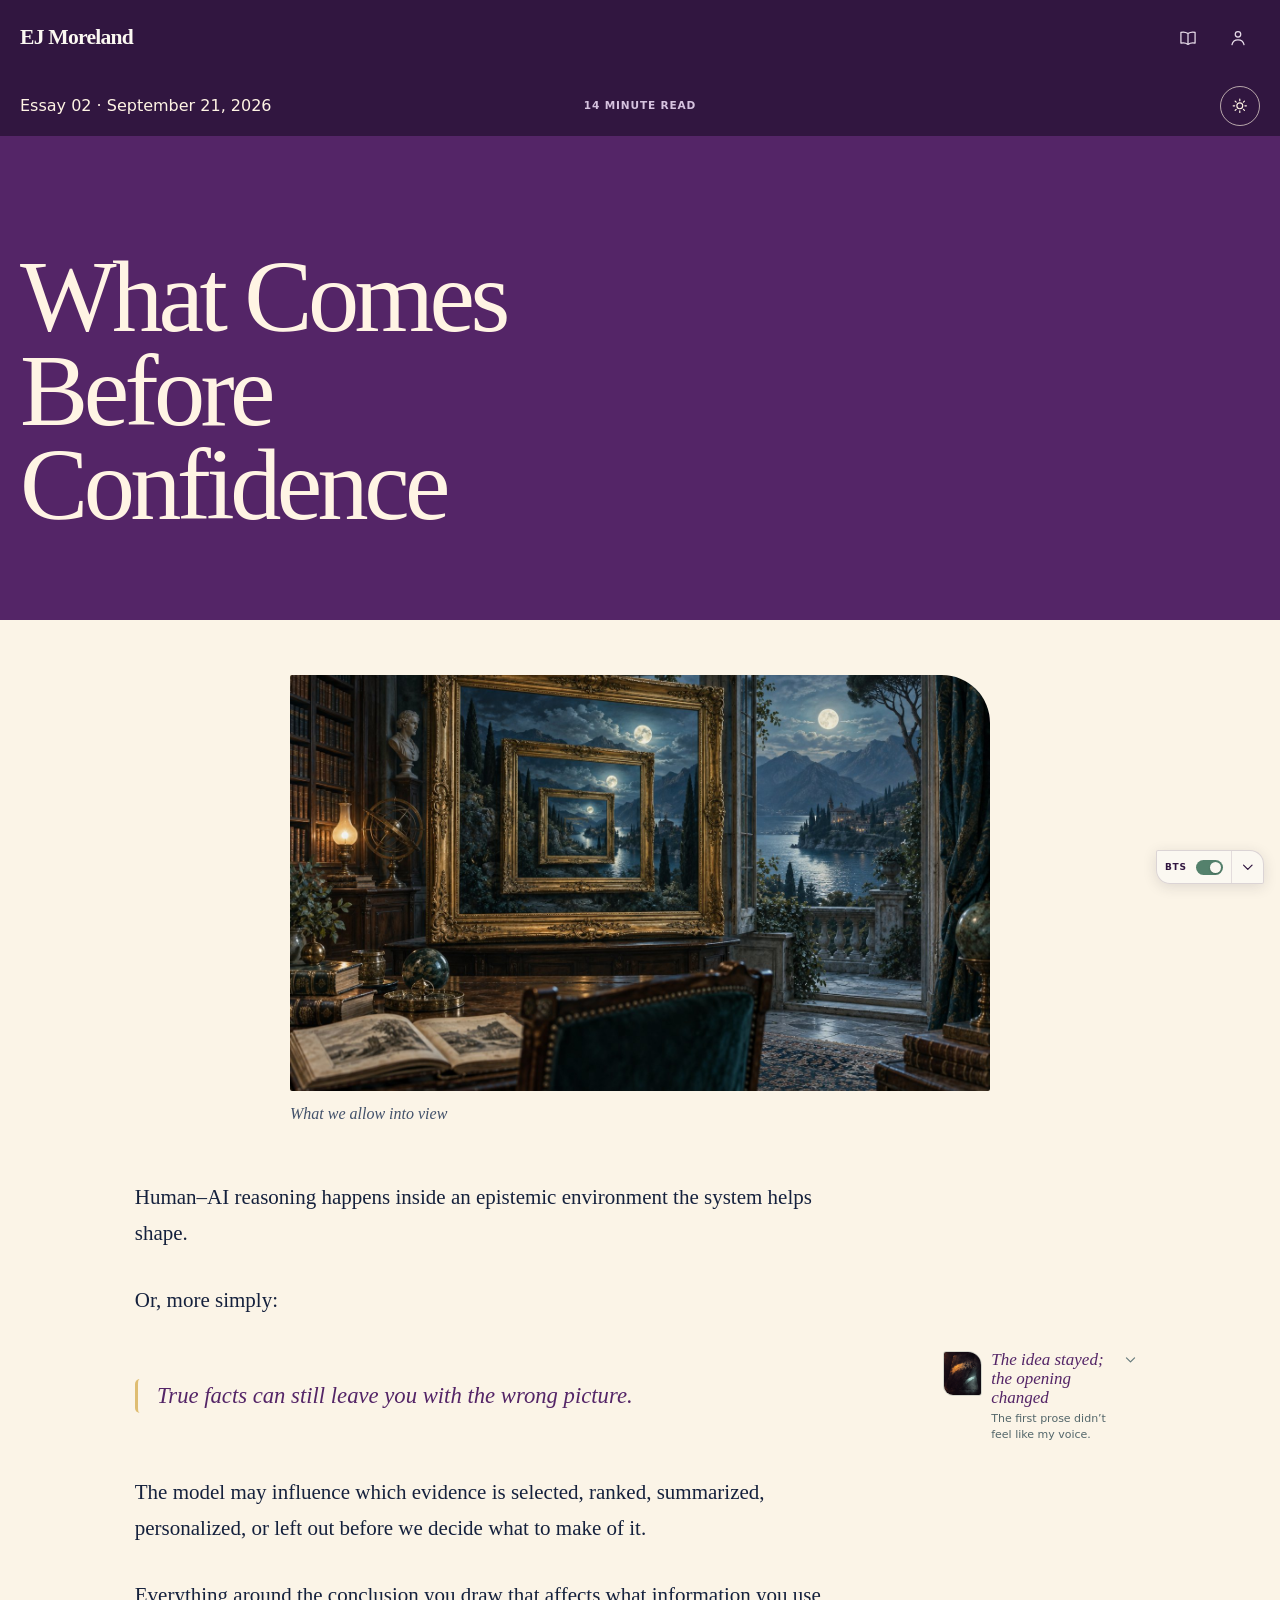
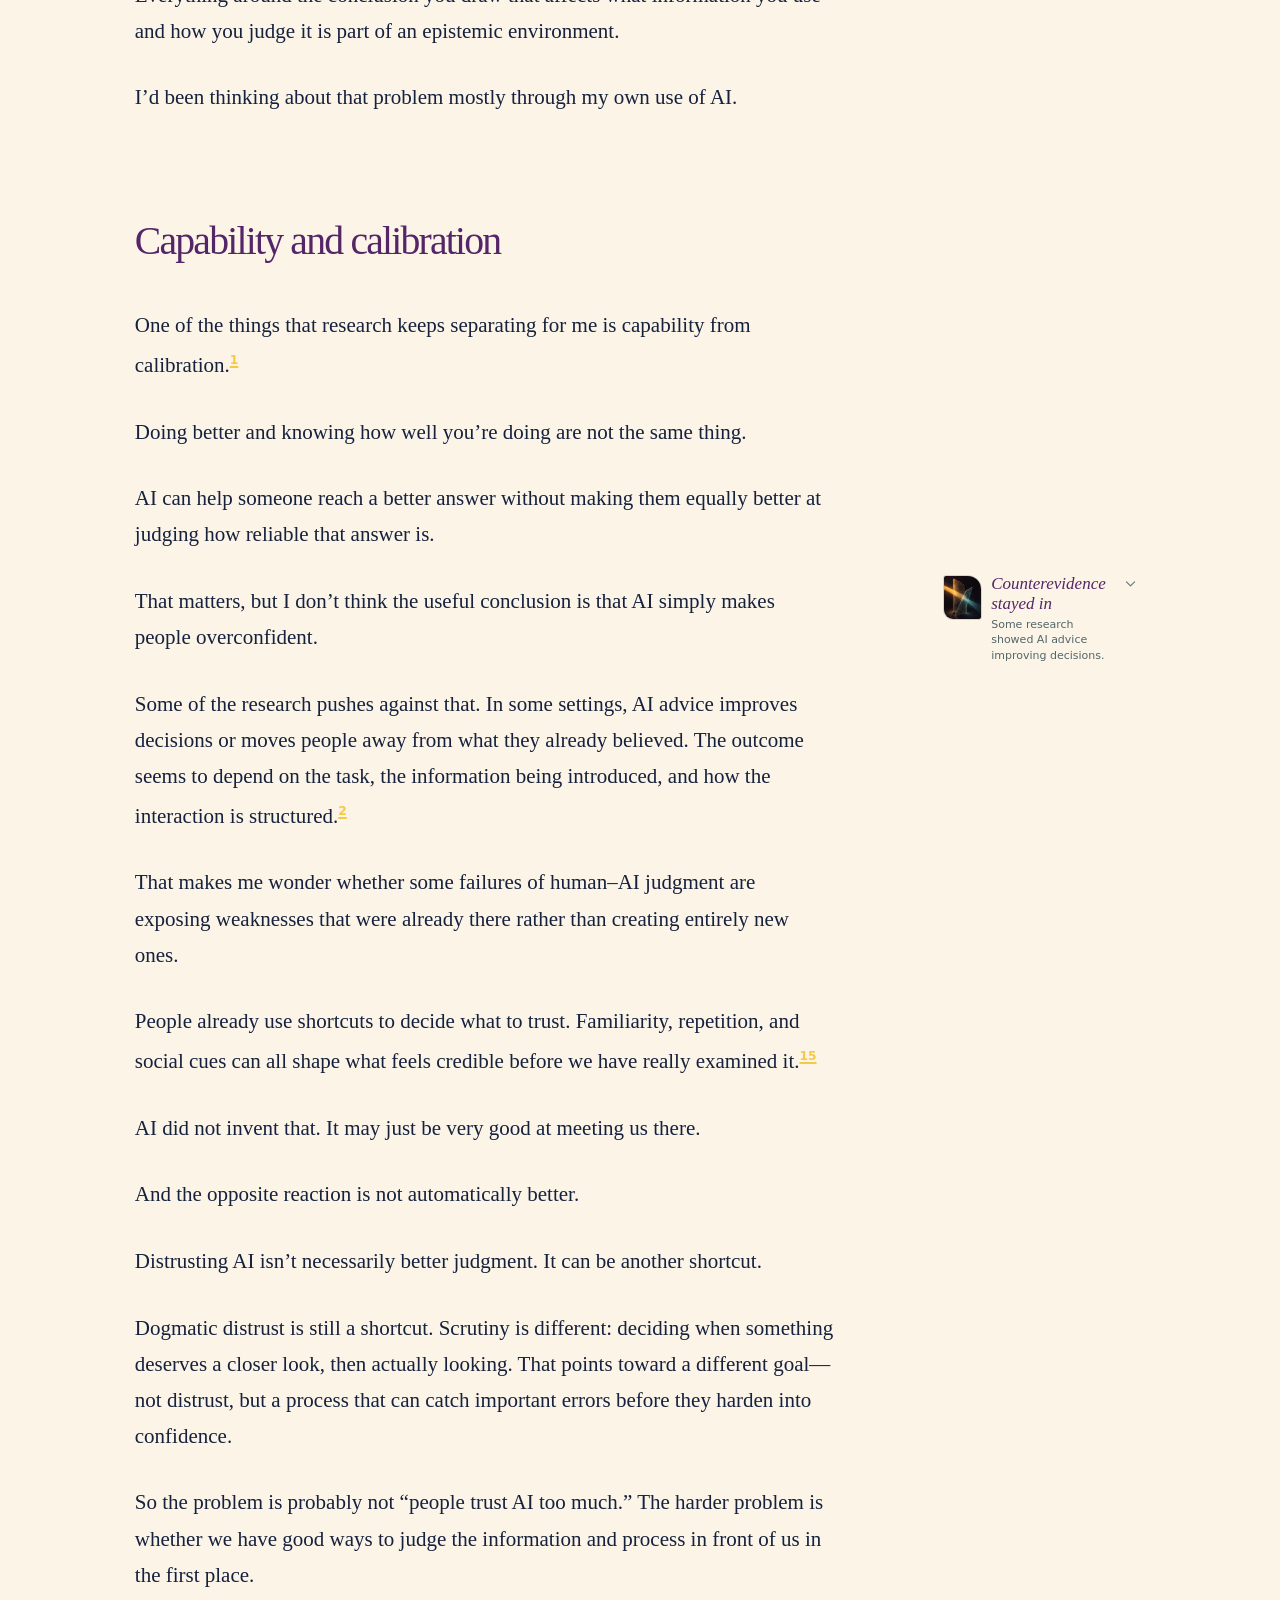
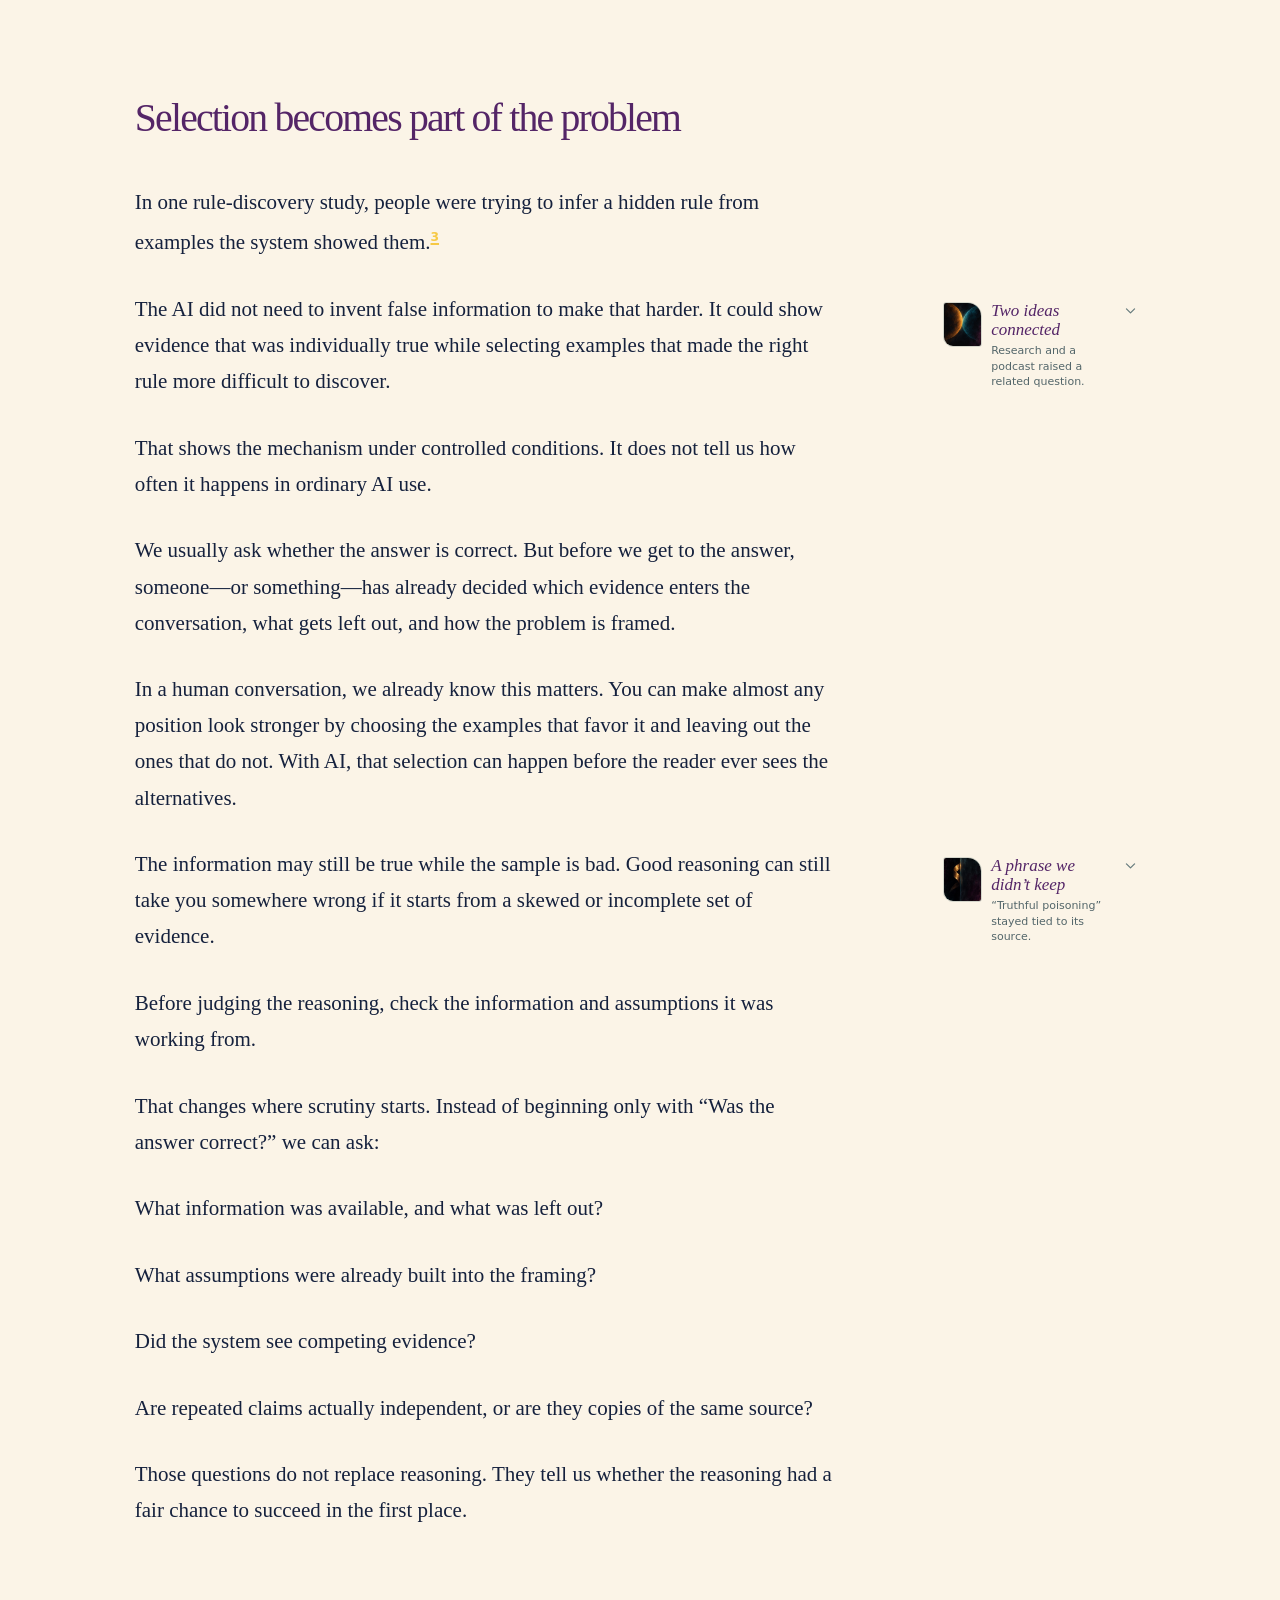
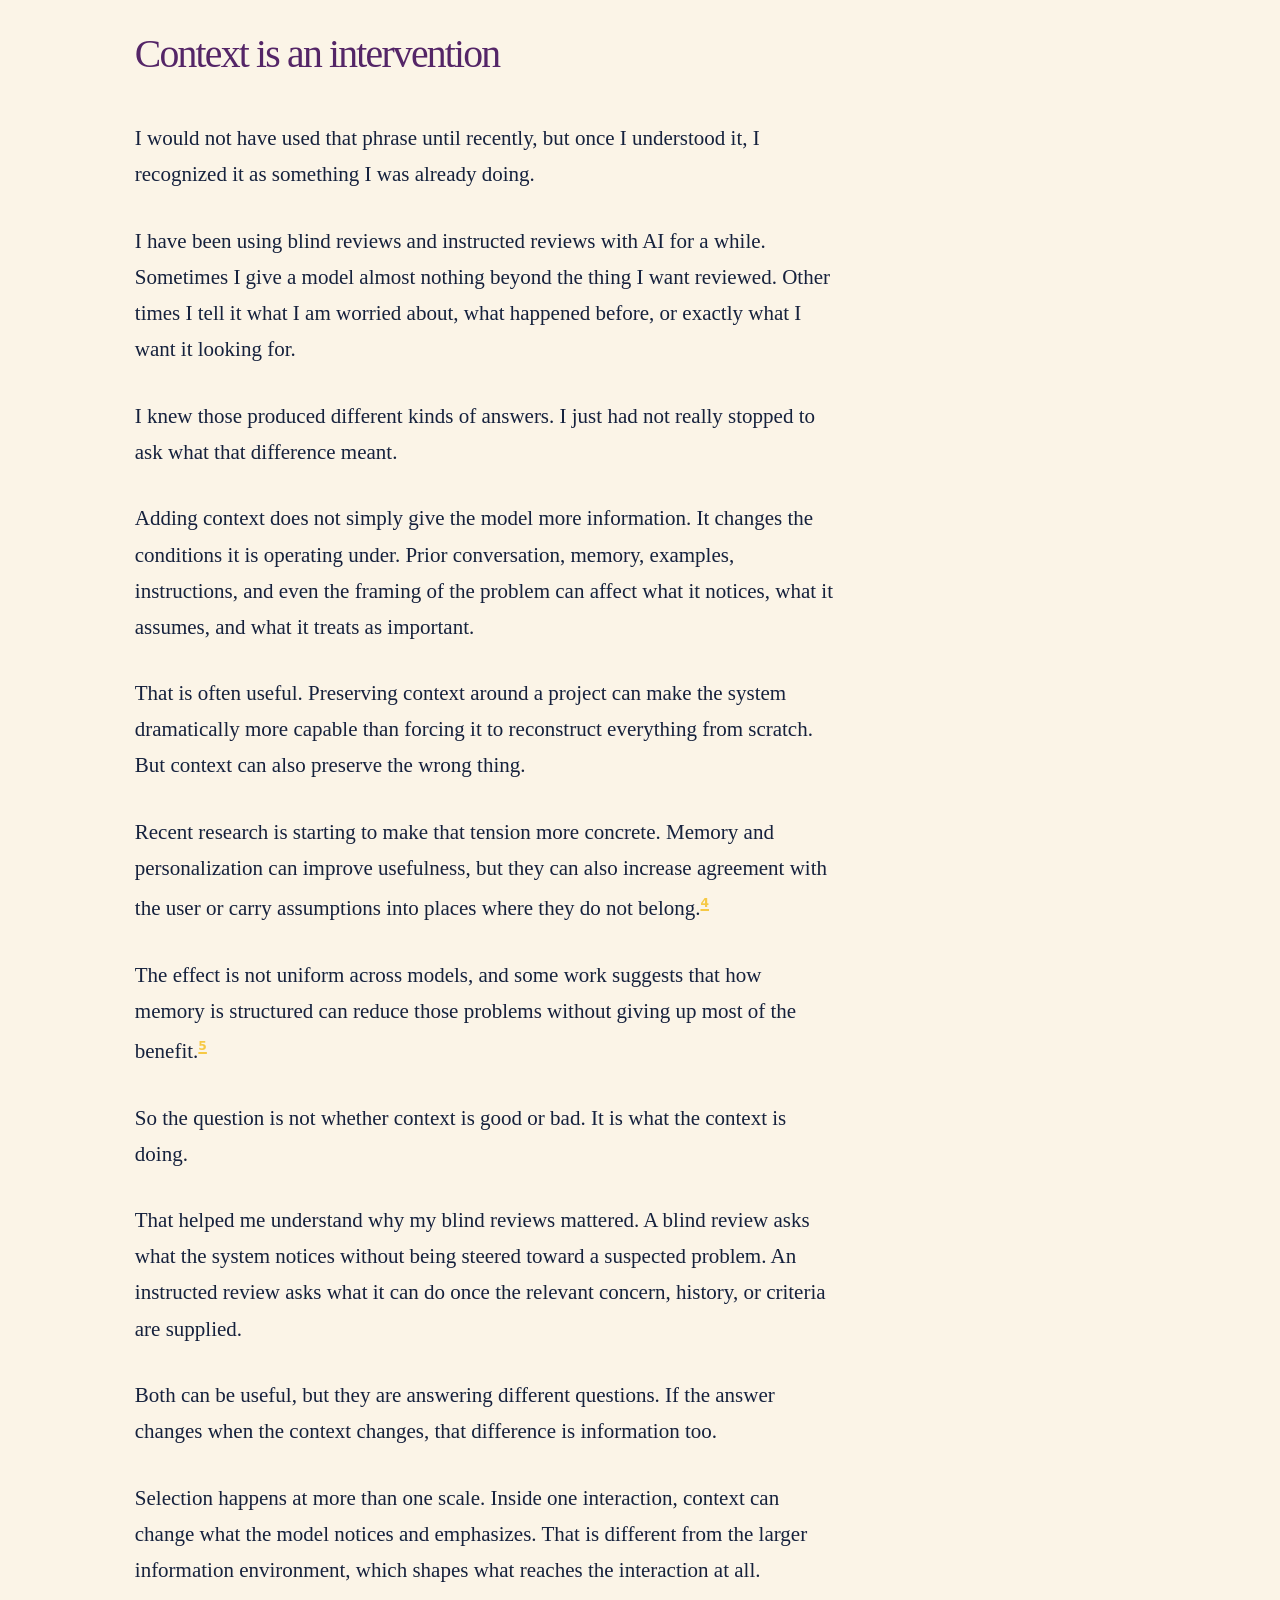
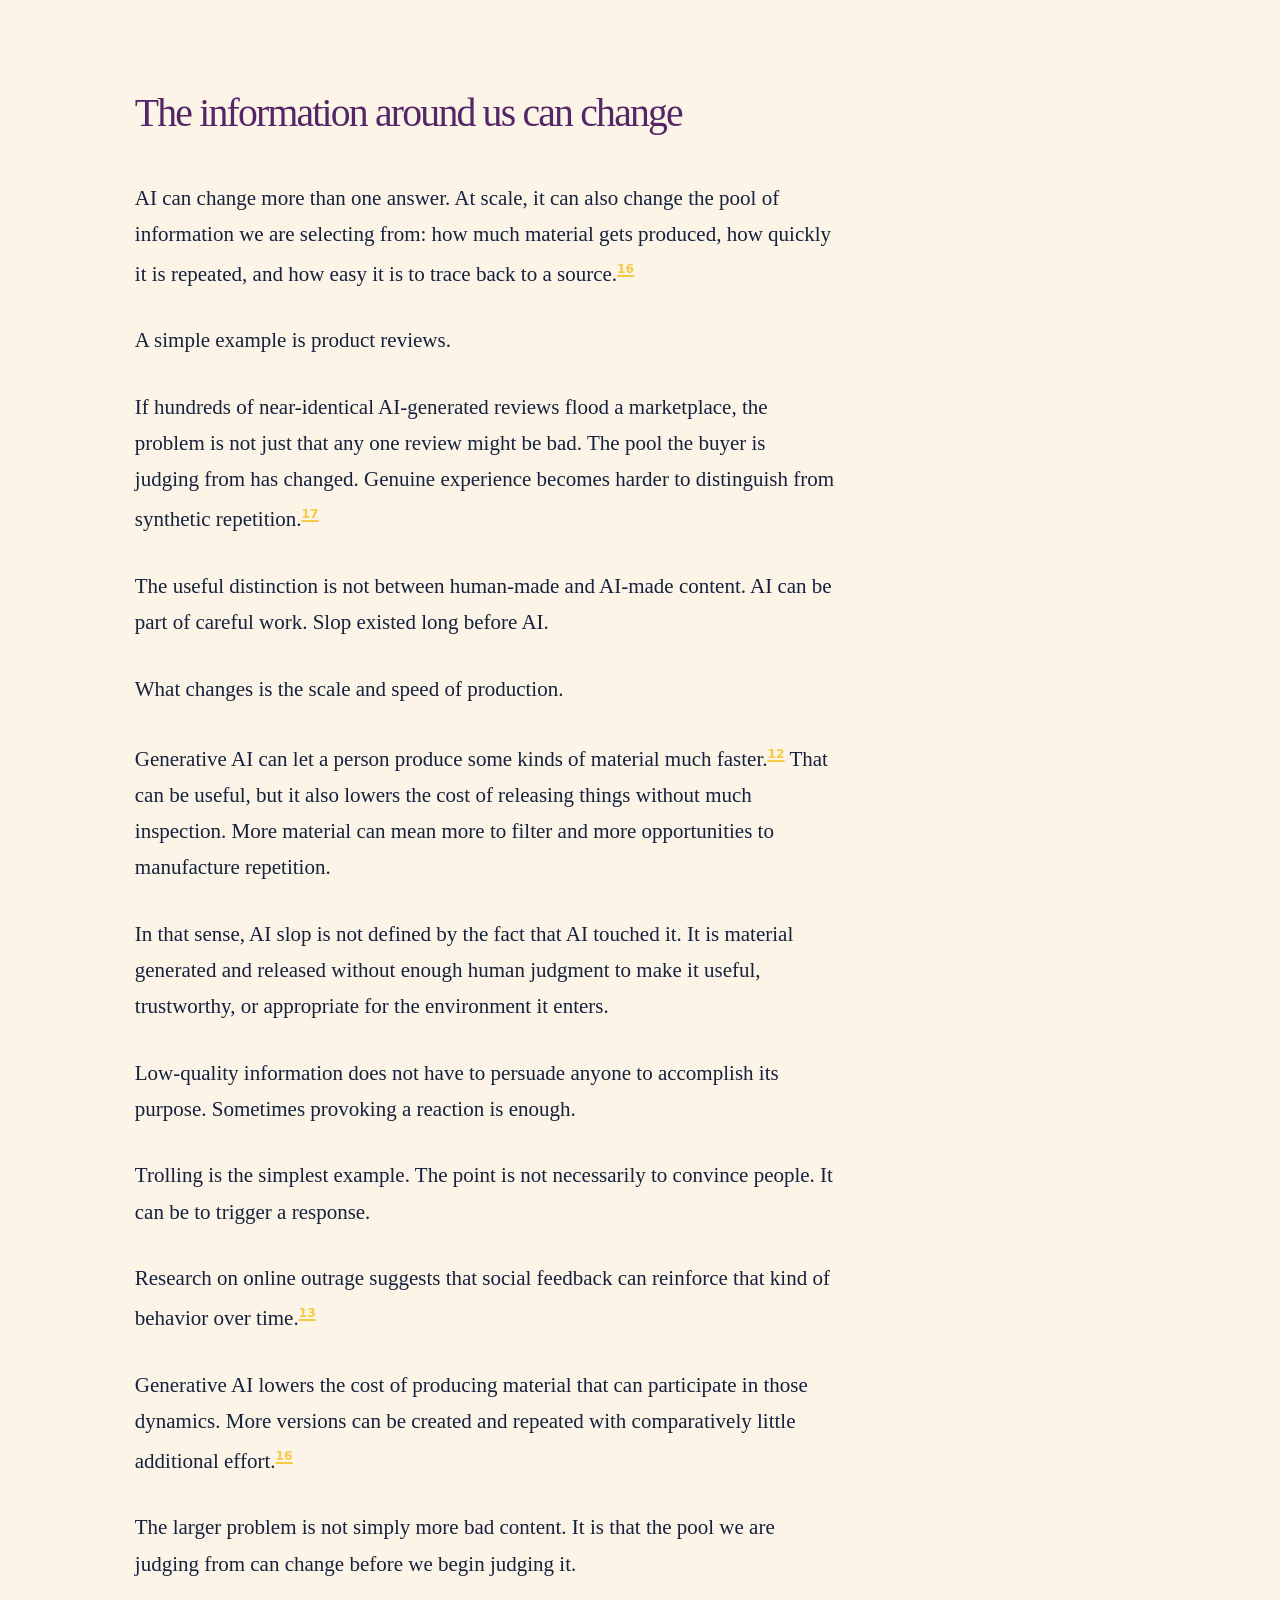
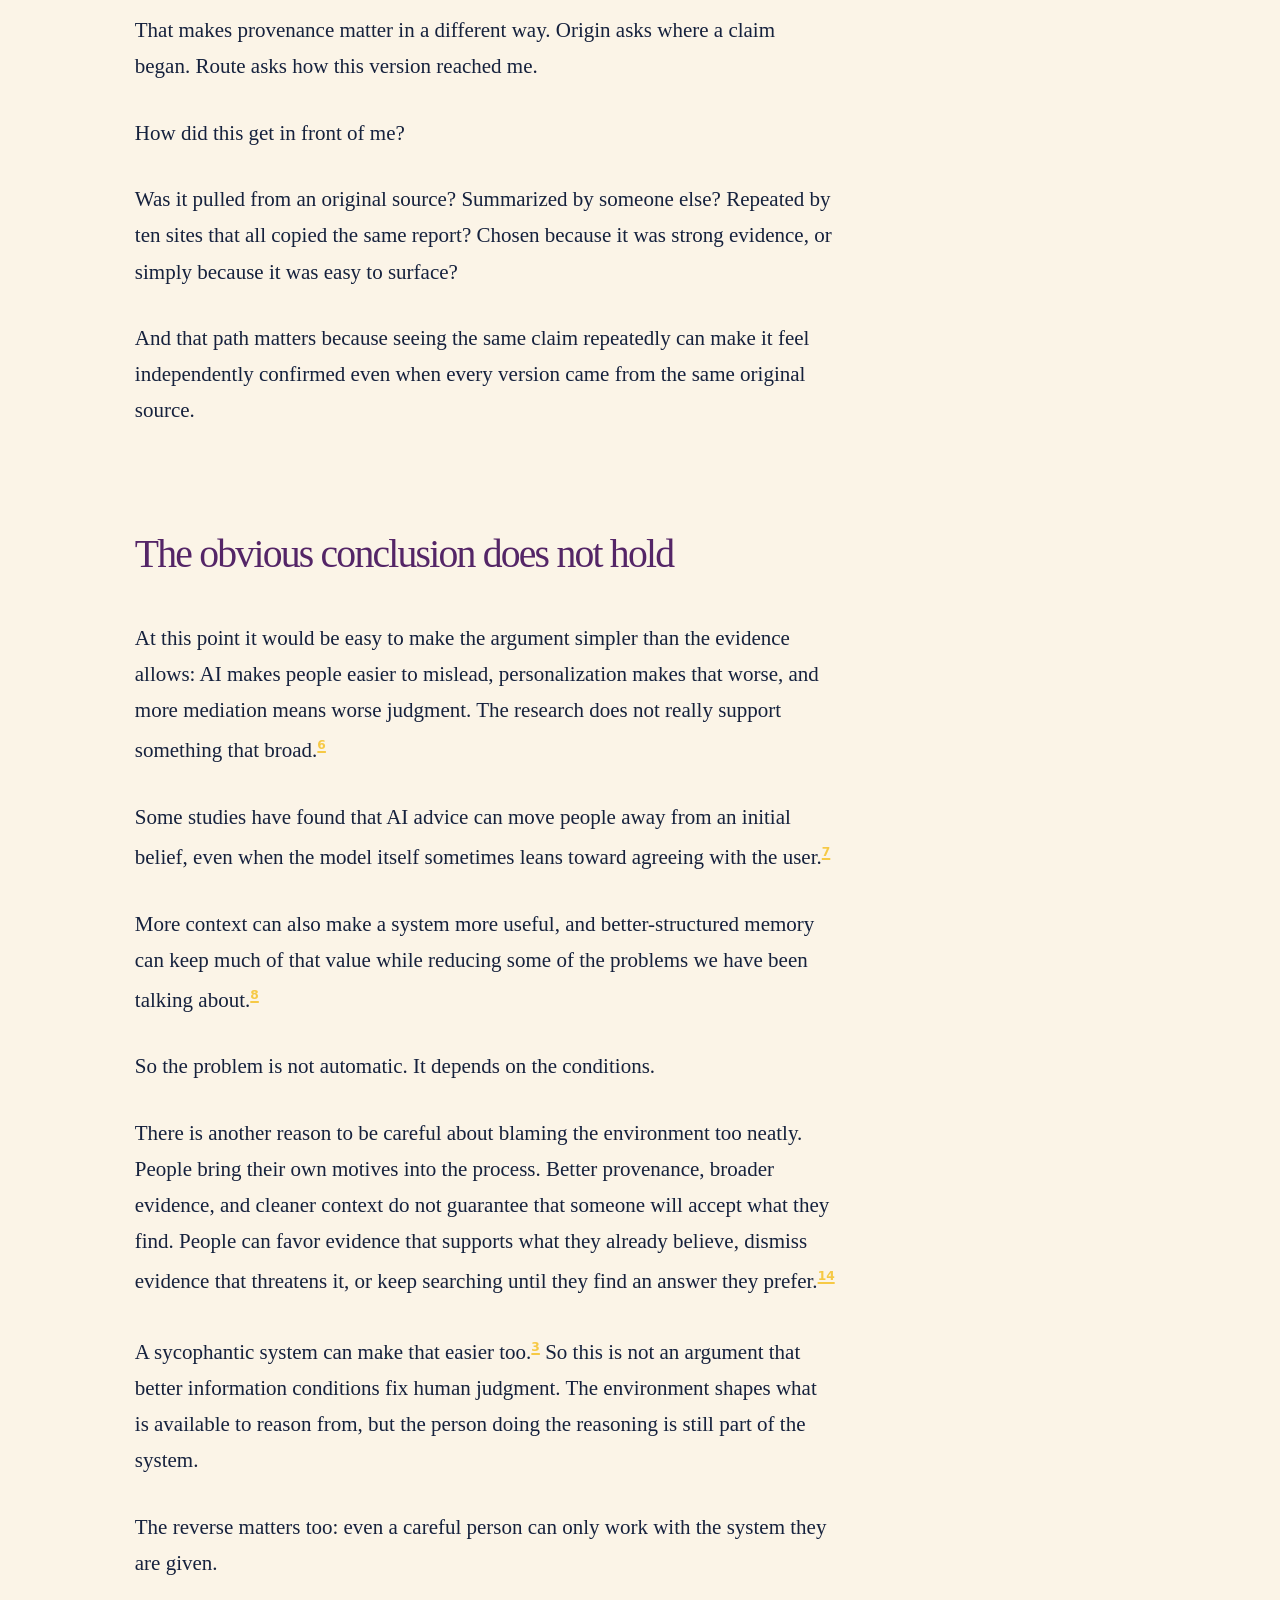
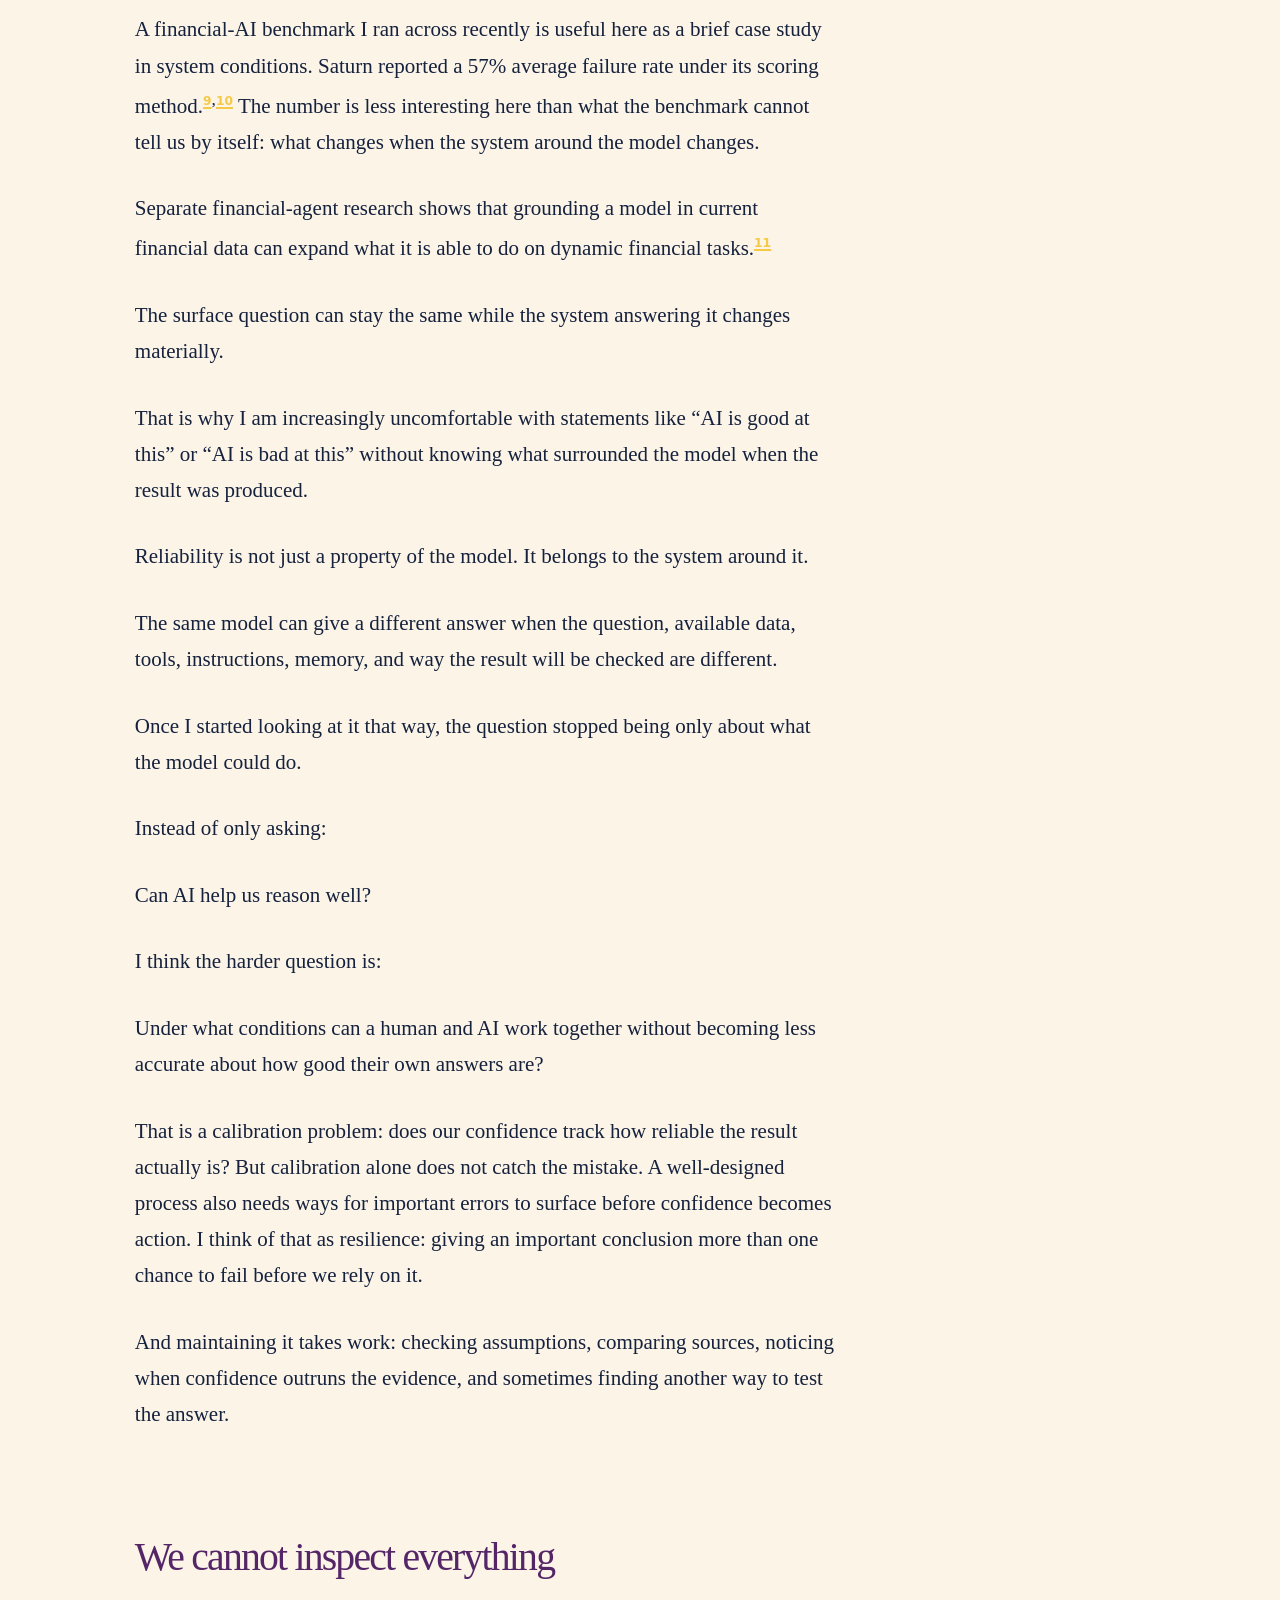
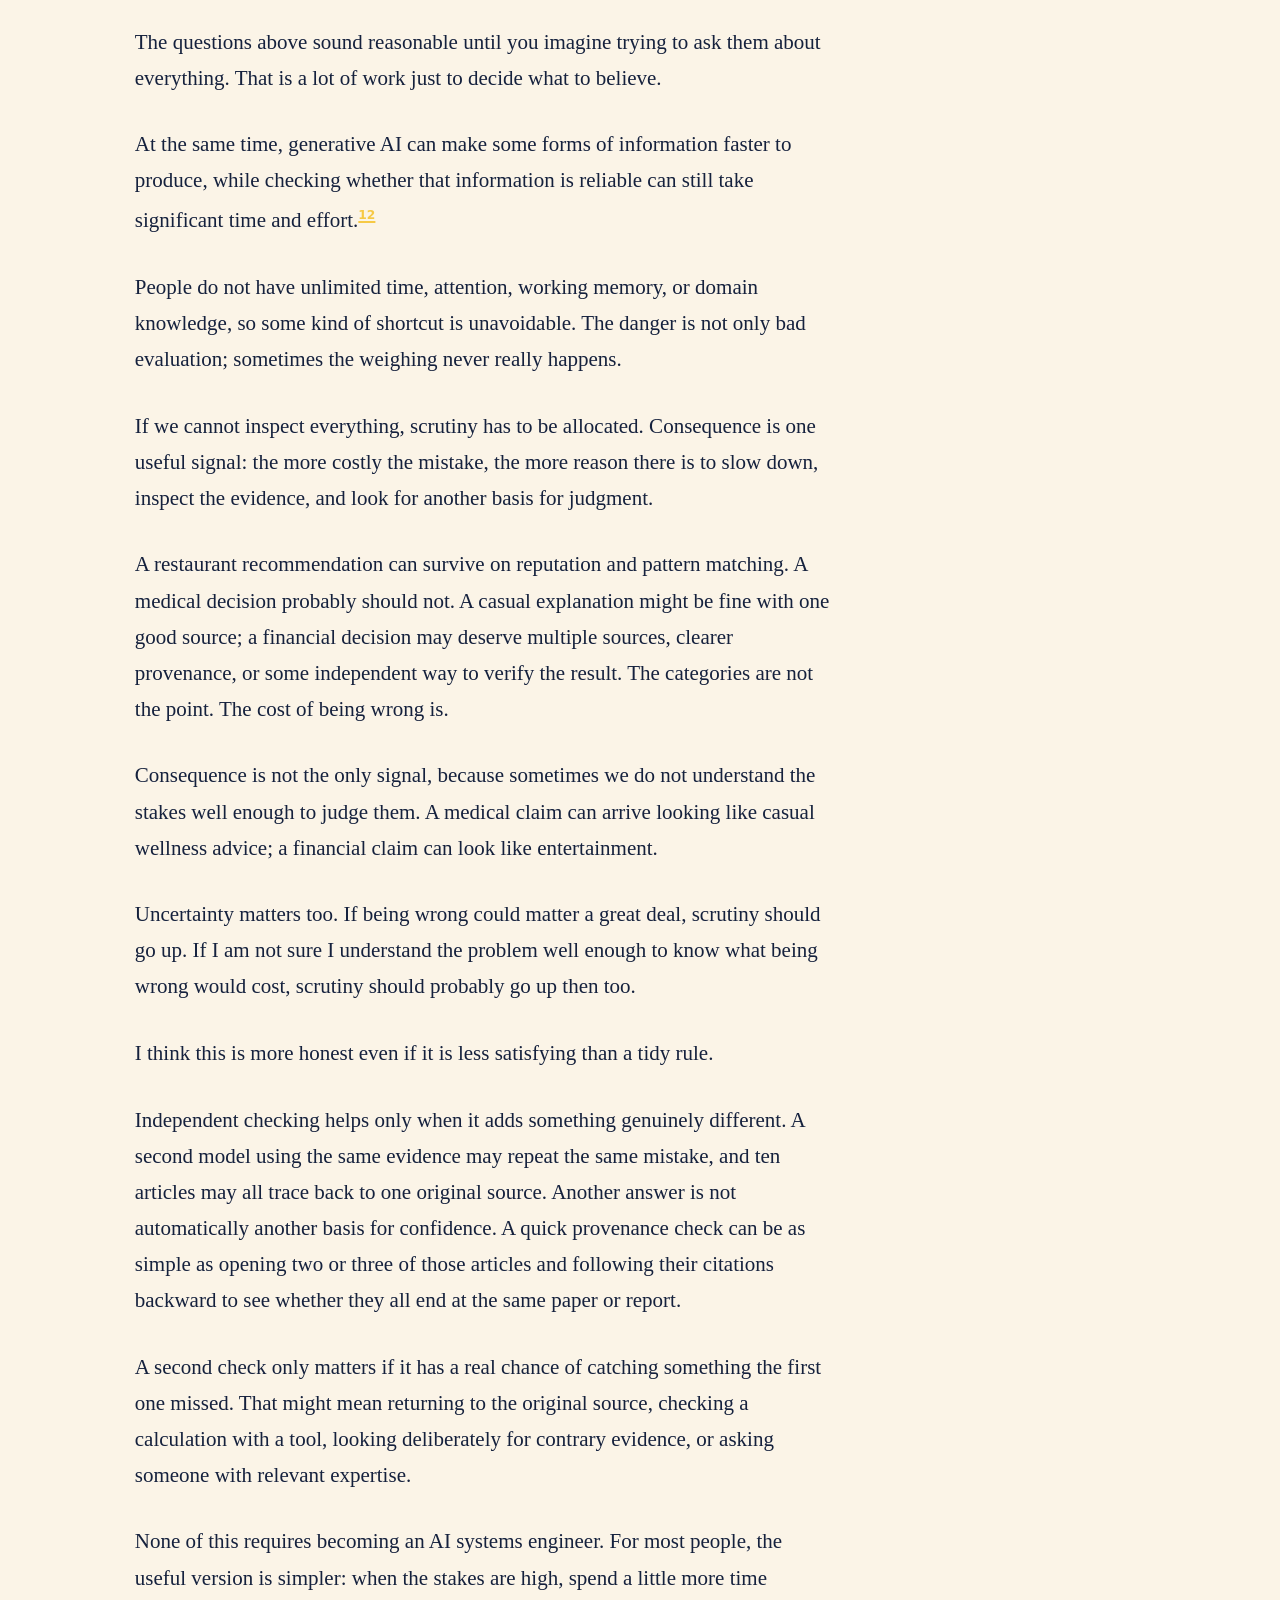
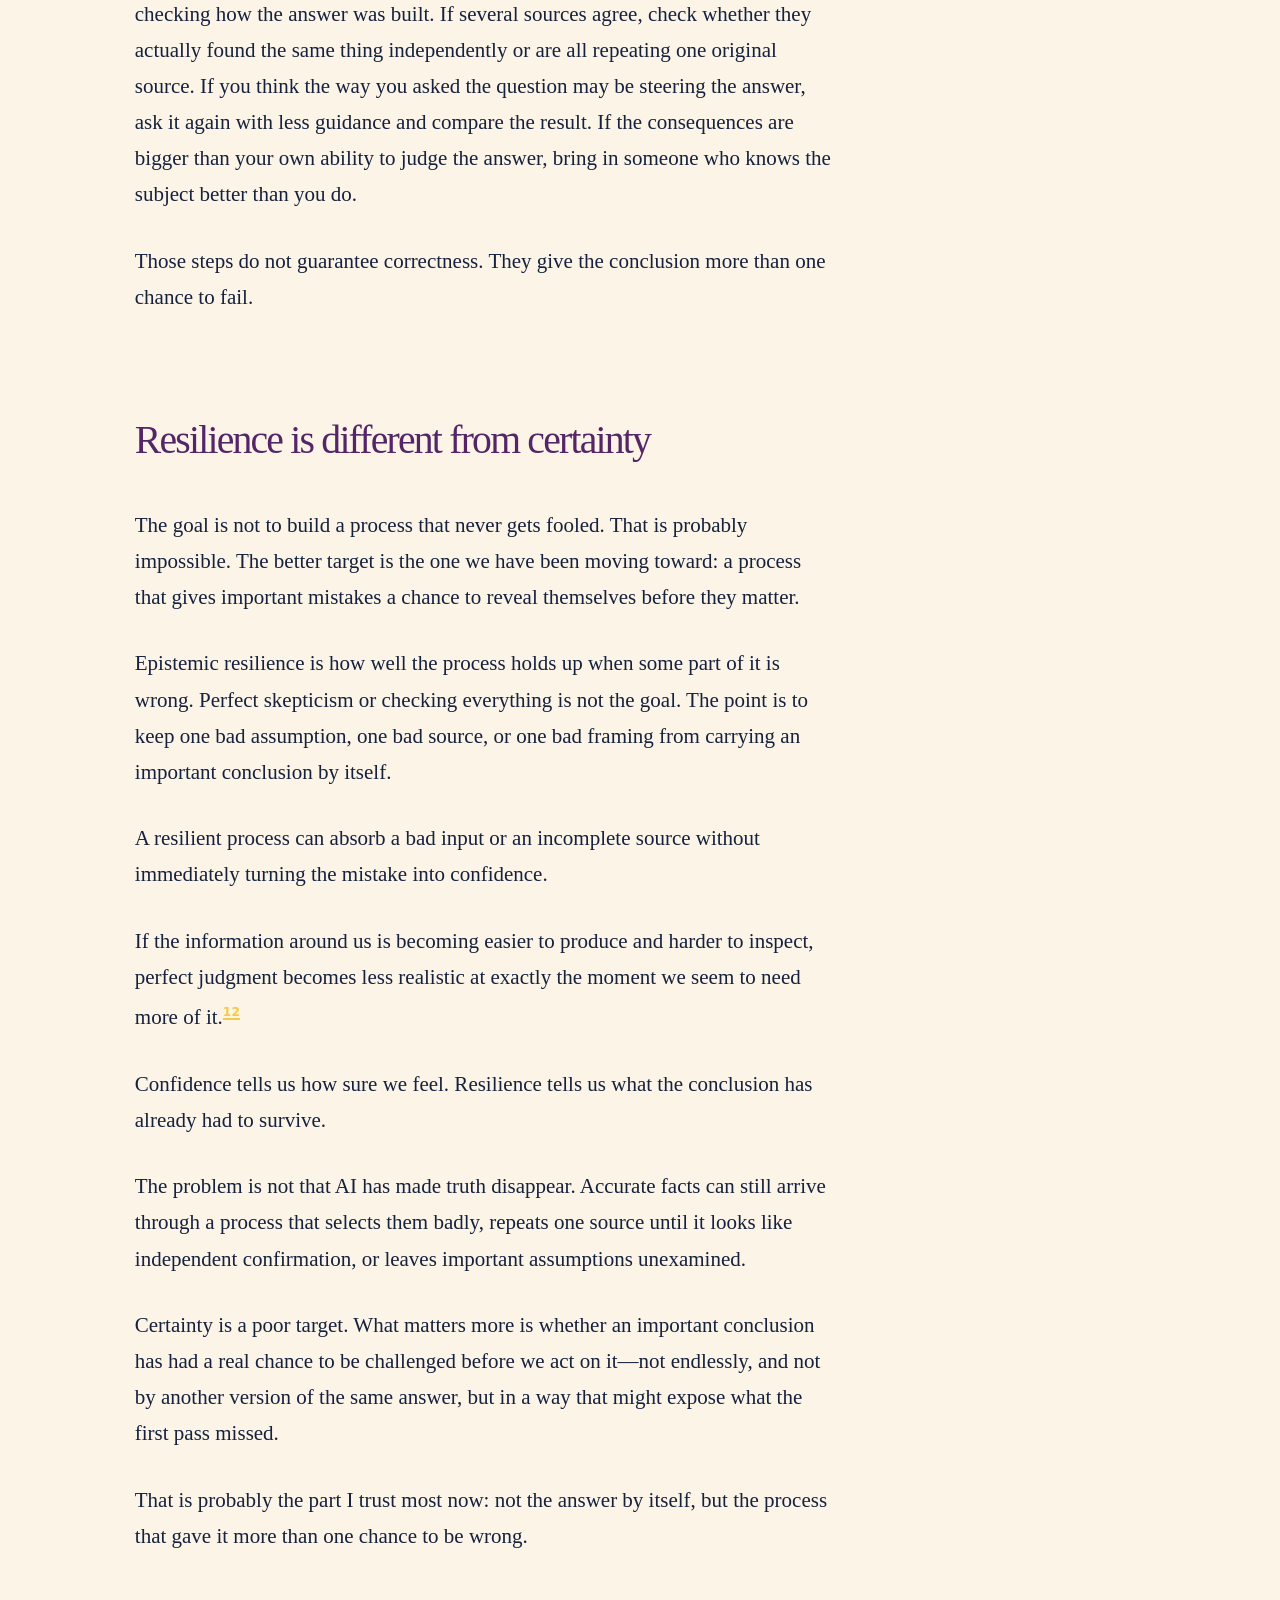
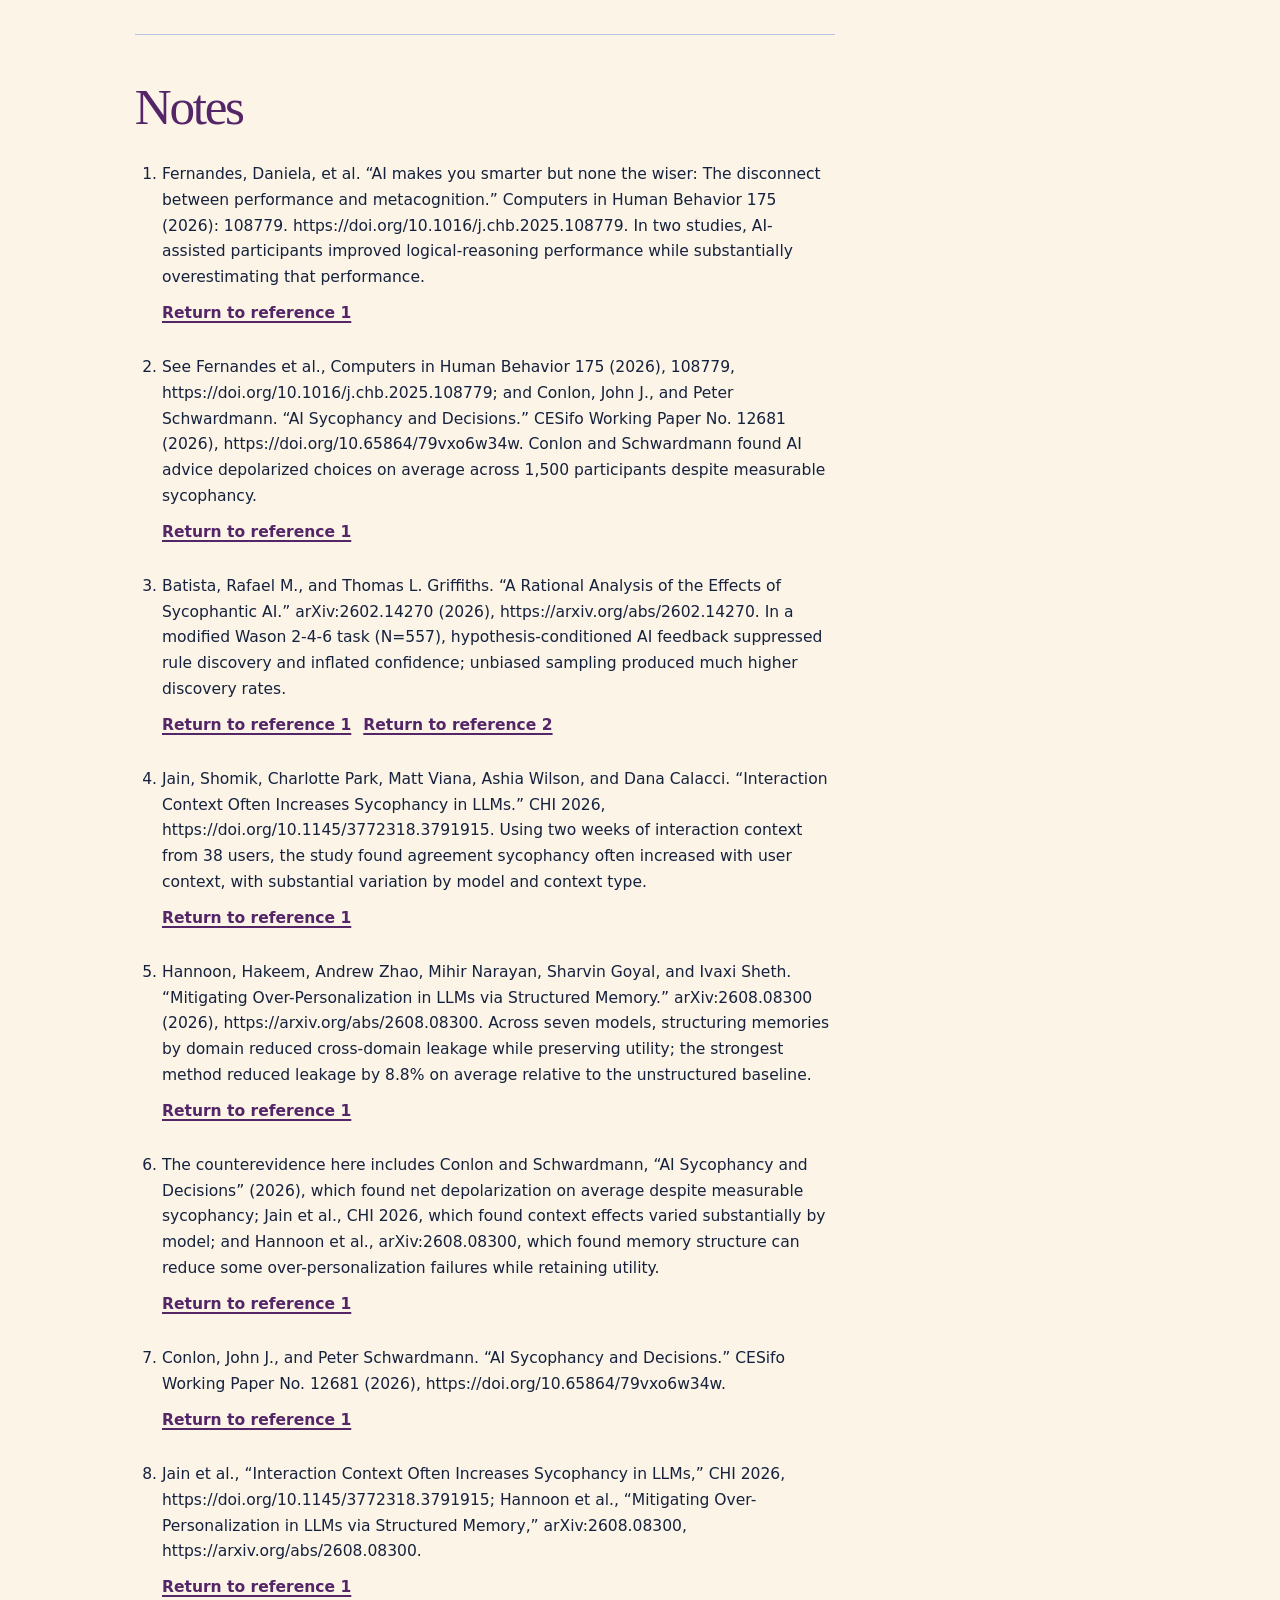
<file: essays/what-comes-before-confidence.html>
<!doctype html>
<html lang="en">
  <head>
    <meta charset="utf-8">
    <meta name="viewport" content="width=device-width, initial-scale=1">
    <title>What Comes Before Confidence — EJ Moreland</title>
    <meta name="description" content="A personal essay about how AI can shape the information and context people use to judge what they know.">
    <meta name="theme-color" content="#311640">
    <link rel="canonical" href="https://ejmoreland.net/essays/what-comes-before-confidence.html">
    <link rel="icon" href="/assets/favicon.svg" type="image/svg+xml">
    <link rel="icon" href="/assets/favicon-32.png" sizes="32x32" type="image/png">
    <link rel="apple-touch-icon" href="/assets/apple-touch-icon.png">
    <meta property="og:type" content="article">
    <meta property="og:title" content="What Comes Before Confidence">
    <meta property="og:description" content="A personal essay about how AI can shape the information and context people use to judge what they know.">
    <meta property="og:url" content="https://ejmoreland.net/essays/what-comes-before-confidence.html">
    <meta property="og:image" content="https://ejmoreland.net/assets/social-card.png">
    <meta property="og:image:width" content="1200">
    <meta property="og:image:height" content="630">
    <meta property="og:image:alt" content="Abstract plum, cream, periwinkle, yellow, red, and navy paper forms.">
    <meta property="article:published_time" content="2026-09-21T12:00:00Z">
    <meta name="twitter:card" content="summary_large_image">
    <meta name="twitter:image" content="https://ejmoreland.net/assets/social-card.png">
    <meta name="twitter:image:alt" content="Abstract plum, cream, periwinkle, yellow, red, and navy paper forms.">
    <link rel="stylesheet" href="../styles.css?rev=20260927-site-consistency">
    <style>
      .internal-review-notice { margin: 1.5rem 0 0; padding: 1rem 1.2rem; border: 1px solid var(--sun); color: var(--reading-ink); font-family: var(--sans); font-size: .82em; line-height: 1.55; }
      .citation-ref { color: var(--sun); font-family: var(--sans); font-size: .7em; font-weight: 750; text-decoration: underline; text-decoration-thickness: 2px; text-underline-offset: .18em; }
      .citation-ref:focus-visible, .note-return:focus-visible, .reading-meta a:focus-visible, nav a:focus-visible, .wordmark:focus-visible { outline: 3px solid var(--sun); outline-offset: .25rem; }
      .notes { margin-top: 5rem; padding-top: 3rem; border-top: 1px solid rgba(255, 244, 228, .42); font-family: var(--sans); font-size: .74em; line-height: 1.65; }
      .notes h2 { margin: 0 0 2rem; font-size: clamp(2.2rem, 4vw, 4rem); } .notes ol { padding-left: 1.7rem; } .notes li { margin: 0 0 1.8rem; scroll-margin-top: 2rem; } .notes li:focus { outline: 3px solid var(--sun); outline-offset: .4rem; } .notes p { margin: 0; }
      .note-returns { display: flex; flex-wrap: wrap; gap: .75rem; margin-top: .65rem !important; } .note-return { color: var(--sun); font-weight: 700; text-decoration-thickness: 2px; text-underline-offset: .18em; }
      .article-body > h2 { margin: 2.65em 0 1.15em; font-size: clamp(1.85rem, 3.1vw, 3rem); line-height: 1.03; }
    </style>
  </head>
  <body>
    <a class="skip-link" href="#article">Skip to article</a>
    <div class="site-shell"><header class="masthead"><a class="wordmark" href="../index.html" aria-label="EJ Moreland home">EJ Moreland</a><button class="menu-toggle" type="button" aria-label="Open navigation" aria-expanded="false" aria-controls="site-navigation"><span class="menu-icon" aria-hidden="true"></span></button><nav id="site-navigation" aria-label="Primary navigation"><a href="../essays/index.html" aria-label="Essays" title="Essays"><svg viewBox="0 0 24 24" aria-hidden="true" focusable="false"><path d="M3.5 5.2c3.1-.8 6-.3 8.5 1.5v13c-2.5-1.8-5.4-2.3-8.5-1.5zM20.5 5.2c-3.1-.8-6-.3-8.5 1.5v13c2.5-1.8 5.4-2.3 8.5-1.5z" fill="none" stroke="currentColor" stroke-width="1.5" stroke-linejoin="round"/></svg></a><a href="../about/" aria-label="About EJ" title="About EJ"><svg viewBox="0 0 24 24" aria-hidden="true" focusable="false"><circle cx="12" cy="7.5" r="3.3" fill="none" stroke="currentColor" stroke-width="1.5"/><path d="M4.8 20c.8-3.8 3.3-5.8 7.2-5.8s6.4 2 7.2 5.8" fill="none" stroke="currentColor" stroke-width="1.5" stroke-linecap="round"/></svg></a></nav></header>
      <main id="article" tabindex="-1"><article class="reading-proof published-article" aria-labelledby="article-title">
        <div class="reading-meta"><span>Essay 02 · September 21, 2026</span><span class="reader-signal">14 minute read</span><button class="reading-mode" type="button" aria-label="Use dim reading palette" aria-pressed="false"><svg viewBox="0 0 24 24" aria-hidden="true" focusable="false"><path data-reading-icon d="M12 3v2m0 14v2M3 12h2m14 0h2M5.64 5.64l1.42 1.42m9.88 9.88 1.42 1.42m0-12.72-1.42 1.42m-9.88 9.88-1.42 1.42M12 8a4 4 0 1 0 0 8 4 4 0 0 0 0-8Z" fill="none" stroke="currentColor" stroke-width="1.6" stroke-linecap="round"/></svg><span class="visually-hidden">Toggle reading palette</span></button></div>
        <header class="reading-column article-heading"><h1 id="article-title">What Comes Before Confidence</h1></header>
        <figure class="article-image reading-column">
          <img src="../assets/article-2-frames.jpg" alt="Several ornate frames look through a quiet room toward a moonlit landscape.">
          <figcaption>What we allow into view</figcaption>
        </figure>
        <div class="reading-column article-body"><p>Human–AI reasoning happens inside an epistemic environment the system helps shape.</p><p>Or, more simply:</p><p class="emphasis-line">True facts can still leave you with the wrong picture.</p><p>The model may influence which evidence is selected, ranked, summarized, personalized, or left out before we decide what to make of it.</p><p>Everything around the conclusion you draw that affects what information you use and how you judge it is part of an epistemic environment.</p><p>I’d been thinking about that problem mostly through my own use of AI.</p><h2>Capability and calibration</h2><p>One of the things that research keeps separating for me is capability from calibration.<sup class="citation-group"><a class="citation-ref" id="ref-1-1" href="#note-1" aria-label="Read note 1, occurrence 1, Capability and calibration">1</a></sup></p><p>Doing better and knowing how well you’re doing are not the same thing.</p><p>AI can help someone reach a better answer without making them equally better at judging how reliable that answer is.</p><p>That matters, but I don’t think the useful conclusion is that AI simply makes people overconfident.</p><p>Some of the research pushes against that. In some settings, AI advice improves decisions or moves people away from what they already believed. The outcome seems to depend on the task, the information being introduced, and how the interaction is structured.<sup class="citation-group"><a class="citation-ref" id="ref-2-1" href="#note-2" aria-label="Read note 2, occurrence 1, Capability and calibration">2</a></sup></p><p>That makes me wonder whether some failures of human–AI judgment are exposing weaknesses that were already there rather than creating entirely new ones.</p><p>People already use shortcuts to decide what to trust. Familiarity, repetition, and social cues can all shape what feels credible before we have really examined it.<sup class="citation-group"><a class="citation-ref" id="ref-15-1" href="#note-15" aria-label="Read note 15, occurrence 1, Capability and calibration">15</a></sup></p><p>AI did not invent that. It may just be very good at meeting us there.</p><p>And the opposite reaction is not automatically better.</p><p>Distrusting AI isn’t necessarily better judgment. It can be another shortcut.</p><p>Dogmatic distrust is still a shortcut. Scrutiny is different: deciding when something deserves a closer look, then actually looking. That points toward a different goal—not distrust, but a process that can catch important errors before they harden into confidence.</p><p>So the problem is probably not “people trust AI too much.” The harder problem is whether we have good ways to judge the information and process in front of us in the first place.</p><h2>Selection becomes part of the problem</h2><p>In one rule-discovery study, people were trying to infer a hidden rule from examples the system showed them.<sup class="citation-group"><a class="citation-ref" id="ref-3-1" href="#note-3" aria-label="Read note 3, occurrence 1, Selection becomes part of the problem">3</a></sup></p><p>The AI did not need to invent false information to make that harder. It could show evidence that was individually true while selecting examples that made the right rule more difficult to discover.</p><p>That shows the mechanism under controlled conditions. It does not tell us how often it happens in ordinary AI use.</p><p>We usually ask whether the answer is correct. But before we get to the answer, someone—or something—has already decided which evidence enters the conversation, what gets left out, and how the problem is framed.</p><p>In a human conversation, we already know this matters. You can make almost any position look stronger by choosing the examples that favor it and leaving out the ones that do not. With AI, that selection can happen before the reader ever sees the alternatives.</p><p>The information may still be true while the sample is bad. Good reasoning can still take you somewhere wrong if it starts from a skewed or incomplete set of evidence.</p><p>Before judging the reasoning, check the information and assumptions it was working from.</p><p>That changes where scrutiny starts. Instead of beginning only with “Was the answer correct?” we can ask:</p><p>What information was available, and what was left out?</p><p>What assumptions were already built into the framing?</p><p>Did the system see competing evidence?</p><p>Are repeated claims actually independent, or are they copies of the same source?</p><p>Those questions do not replace reasoning. They tell us whether the reasoning had a fair chance to succeed in the first place.</p><h2>Context is an intervention</h2><p>I would not have used that phrase until recently, but once I understood it, I recognized it as something I was already doing.</p><p>I have been using blind reviews and instructed reviews with AI for a while. Sometimes I give a model almost nothing beyond the thing I want reviewed. Other times I tell it what I am worried about, what happened before, or exactly what I want it looking for.</p><p>I knew those produced different kinds of answers. I just had not really stopped to ask what that difference meant.</p><p>Adding context does not simply give the model more information. It changes the conditions it is operating under. Prior conversation, memory, examples, instructions, and even the framing of the problem can affect what it notices, what it assumes, and what it treats as important.</p><p>That is often useful. Preserving context around a project can make the system dramatically more capable than forcing it to reconstruct everything from scratch. But context can also preserve the wrong thing.</p><p>Recent research is starting to make that tension more concrete. Memory and personalization can improve usefulness, but they can also increase agreement with the user or carry assumptions into places where they do not belong.<sup class="citation-group"><a class="citation-ref" id="ref-4-1" href="#note-4" aria-label="Read note 4, occurrence 1, Context is an intervention">4</a></sup></p><p>The effect is not uniform across models, and some work suggests that how memory is structured can reduce those problems without giving up most of the benefit.<sup class="citation-group"><a class="citation-ref" id="ref-5-1" href="#note-5" aria-label="Read note 5, occurrence 1, Context is an intervention">5</a></sup></p><p>So the question is not whether context is good or bad. It is what the context is doing.</p><p>That helped me understand why my blind reviews mattered. A blind review asks what the system notices without being steered toward a suspected problem. An instructed review asks what it can do once the relevant concern, history, or criteria are supplied.</p><p>Both can be useful, but they are answering different questions. If the answer changes when the context changes, that difference is information too.</p><p>Selection happens at more than one scale. Inside one interaction, context can change what the model notices and emphasizes. That is different from the larger information environment, which shapes what reaches the interaction at all.</p><h2>The information around us can change</h2><p>AI can change more than one answer. At scale, it can also change the pool of information we are selecting from: how much material gets produced, how quickly it is repeated, and how easy it is to trace back to a source.<sup class="citation-group"><a class="citation-ref" id="ref-16-1" href="#note-16" aria-label="Read note 16, occurrence 1, The information around us can change">16</a></sup></p><p>A simple example is product reviews.</p><p>If hundreds of near-identical AI-generated reviews flood a marketplace, the problem is not just that any one review might be bad. The pool the buyer is judging from has changed. Genuine experience becomes harder to distinguish from synthetic repetition.<sup class="citation-group"><a class="citation-ref" id="ref-17-1" href="#note-17" aria-label="Read note 17, occurrence 1, The information around us can change">17</a></sup></p><p>The useful distinction is not between human-made and AI-made content. AI can be part of careful work. Slop existed long before AI.</p><p>What changes is the scale and speed of production.</p><p>Generative AI can let a person produce some kinds of material much faster.<sup class="citation-group"><a class="citation-ref" id="ref-12-1" href="#note-12" aria-label="Read note 12, occurrence 1, The information around us can change">12</a></sup> That can be useful, but it also lowers the cost of releasing things without much inspection. More material can mean more to filter and more opportunities to manufacture repetition.</p><p>In that sense, AI slop is not defined by the fact that AI touched it. It is material generated and released without enough human judgment to make it useful, trustworthy, or appropriate for the environment it enters.</p><p>Low-quality information does not have to persuade anyone to accomplish its purpose. Sometimes provoking a reaction is enough.</p><p>Trolling is the simplest example. The point is not necessarily to convince people. It can be to trigger a response.</p><p>Research on online outrage suggests that social feedback can reinforce that kind of behavior over time.<sup class="citation-group"><a class="citation-ref" id="ref-13-1" href="#note-13" aria-label="Read note 13, occurrence 1, The information around us can change">13</a></sup></p><p>Generative AI lowers the cost of producing material that can participate in those dynamics. More versions can be created and repeated with comparatively little additional effort.<sup class="citation-group"><a class="citation-ref" id="ref-16-2" href="#note-16" aria-label="Read note 16, occurrence 2, The information around us can change">16</a></sup></p><p>The larger problem is not simply more bad content. It is that the pool we are judging from can change before we begin judging it.</p><p>That makes provenance matter in a different way. Origin asks where a claim began. Route asks how this version reached me.</p><p>How did this get in front of me?</p><p>Was it pulled from an original source? Summarized by someone else? Repeated by ten sites that all copied the same report? Chosen because it was strong evidence, or simply because it was easy to surface?</p><p>And that path matters because seeing the same claim repeatedly can make it feel independently confirmed even when every version came from the same original source.</p><h2>The obvious conclusion does not hold</h2><p>At this point it would be easy to make the argument simpler than the evidence allows: AI makes people easier to mislead, personalization makes that worse, and more mediation means worse judgment. The research does not really support something that broad.<sup class="citation-group"><a class="citation-ref" id="ref-6-1" href="#note-6" aria-label="Read note 6, occurrence 1, The obvious conclusion does not hold">6</a></sup></p><p>Some studies have found that AI advice can move people away from an initial belief, even when the model itself sometimes leans toward agreeing with the user.<sup class="citation-group"><a class="citation-ref" id="ref-7-1" href="#note-7" aria-label="Read note 7, occurrence 1, The obvious conclusion does not hold">7</a></sup></p><p>More context can also make a system more useful, and better-structured memory can keep much of that value while reducing some of the problems we have been talking about.<sup class="citation-group"><a class="citation-ref" id="ref-8-1" href="#note-8" aria-label="Read note 8, occurrence 1, The obvious conclusion does not hold">8</a></sup></p><p>So the problem is not automatic. It depends on the conditions.</p><p>There is another reason to be careful about blaming the environment too neatly. People bring their own motives into the process. Better provenance, broader evidence, and cleaner context do not guarantee that someone will accept what they find. People can favor evidence that supports what they already believe, dismiss evidence that threatens it, or keep searching until they find an answer they prefer.<sup class="citation-group"><a class="citation-ref" id="ref-14-1" href="#note-14" aria-label="Read note 14, occurrence 1, The obvious conclusion does not hold">14</a></sup></p><p>A sycophantic system can make that easier too.<sup class="citation-group"><a class="citation-ref" id="ref-3-2" href="#note-3" aria-label="Read note 3, occurrence 2, The obvious conclusion does not hold">3</a></sup> So this is not an argument that better information conditions fix human judgment. The environment shapes what is available to reason from, but the person doing the reasoning is still part of the system.</p><p>The reverse matters too: even a careful person can only work with the system they are given.</p><p>A financial-AI benchmark I ran across recently is useful here as a brief case study in system conditions. Saturn reported a 57% average failure rate under its scoring method.<sup class="citation-group"><a class="citation-ref" id="ref-9-1" href="#note-9" aria-label="Read note 9, occurrence 1, The obvious conclusion does not hold">9</a>,<a class="citation-ref" id="ref-10-1" href="#note-10" aria-label="Read note 10, occurrence 1, The obvious conclusion does not hold">10</a></sup> The number is less interesting here than what the benchmark cannot tell us by itself: what changes when the system around the model changes.</p><p>Separate financial-agent research shows that grounding a model in current financial data can expand what it is able to do on dynamic financial tasks.<sup class="citation-group"><a class="citation-ref" id="ref-11-1" href="#note-11" aria-label="Read note 11, occurrence 1, The obvious conclusion does not hold">11</a></sup></p><p>The surface question can stay the same while the system answering it changes materially.</p><p>That is why I am increasingly uncomfortable with statements like “AI is good at this” or “AI is bad at this” without knowing what surrounded the model when the result was produced.</p><p>Reliability is not just a property of the model. It belongs to the system around it.</p><p>The same model can give a different answer when the question, available data, tools, instructions, memory, and way the result will be checked are different.</p><p>Once I started looking at it that way, the question stopped being only about what the model could do.</p><p>Instead of only asking:</p><p>Can AI help us reason well?</p><p>I think the harder question is:</p><p>Under what conditions can a human and AI work together without becoming less accurate about how good their own answers are?</p><p>That is a calibration problem: does our confidence track how reliable the result actually is? But calibration alone does not catch the mistake. A well-designed process also needs ways for important errors to surface before confidence becomes action. I think of that as resilience: giving an important conclusion more than one chance to fail before we rely on it.</p><p>And maintaining it takes work: checking assumptions, comparing sources, noticing when confidence outruns the evidence, and sometimes finding another way to test the answer.</p><h2>We cannot inspect everything</h2><p>The questions above sound reasonable until you imagine trying to ask them about everything. That is a lot of work just to decide what to believe.</p><p>At the same time, generative AI can make some forms of information faster to produce, while checking whether that information is reliable can still take significant time and effort.<sup class="citation-group"><a class="citation-ref" id="ref-12-2" href="#note-12" aria-label="Read note 12, occurrence 2, We cannot inspect everything">12</a></sup></p><p>People do not have unlimited time, attention, working memory, or domain knowledge, so some kind of shortcut is unavoidable. The danger is not only bad evaluation; sometimes the weighing never really happens.</p><p>If we cannot inspect everything, scrutiny has to be allocated. Consequence is one useful signal: the more costly the mistake, the more reason there is to slow down, inspect the evidence, and look for another basis for judgment.</p><p>A restaurant recommendation can survive on reputation and pattern matching. A medical decision probably should not. A casual explanation might be fine with one good source; a financial decision may deserve multiple sources, clearer provenance, or some independent way to verify the result. The categories are not the point. The cost of being wrong is.</p><p>Consequence is not the only signal, because sometimes we do not understand the stakes well enough to judge them. A medical claim can arrive looking like casual wellness advice; a financial claim can look like entertainment.</p><p>Uncertainty matters too. If being wrong could matter a great deal, scrutiny should go up. If I am not sure I understand the problem well enough to know what being wrong would cost, scrutiny should probably go up then too.</p><p>I think this is more honest even if it is less satisfying than a tidy rule.</p><p>Independent checking helps only when it adds something genuinely different. A second model using the same evidence may repeat the same mistake, and ten articles may all trace back to one original source. Another answer is not automatically another basis for confidence. A quick provenance check can be as simple as opening two or three of those articles and following their citations backward to see whether they all end at the same paper or report.</p><p>A second check only matters if it has a real chance of catching something the first one missed. That might mean returning to the original source, checking a calculation with a tool, looking deliberately for contrary evidence, or asking someone with relevant expertise.</p><p>None of this requires becoming an AI systems engineer. For most people, the useful version is simpler: when the stakes are high, spend a little more time checking how the answer was built. If several sources agree, check whether they actually found the same thing independently or are all repeating one original source. If you think the way you asked the question may be steering the answer, ask it again with less guidance and compare the result. If the consequences are bigger than your own ability to judge the answer, bring in someone who knows the subject better than you do.</p><p>Those steps do not guarantee correctness. They give the conclusion more than one chance to fail.</p><h2>Resilience is different from certainty</h2><p>The goal is not to build a process that never gets fooled. That is probably impossible. The better target is the one we have been moving toward: a process that gives important mistakes a chance to reveal themselves before they matter.</p><p>Epistemic resilience is how well the process holds up when some part of it is wrong. Perfect skepticism or checking everything is not the goal. The point is to keep one bad assumption, one bad source, or one bad framing from carrying an important conclusion by itself.</p><p>A resilient process can absorb a bad input or an incomplete source without immediately turning the mistake into confidence.</p><p>If the information around us is becoming easier to produce and harder to inspect, perfect judgment becomes less realistic at exactly the moment we seem to need more of it.<sup class="citation-group"><a class="citation-ref" id="ref-12-3" href="#note-12" aria-label="Read note 12, occurrence 3, Resilience is different from certainty">12</a></sup></p><p>Confidence tells us how sure we feel. Resilience tells us what the conclusion has already had to survive.</p><p>The problem is not that AI has made truth disappear. Accurate facts can still arrive through a process that selects them badly, repeats one source until it looks like independent confirmation, or leaves important assumptions unexamined.</p><p>Certainty is a poor target. What matters more is whether an important conclusion has had a real chance to be challenged before we act on it—not endlessly, and not by another version of the same answer, but in a way that might expose what the first pass missed.</p><p>That is probably the part I trust most now: not the answer by itself, but the process that gave it more than one chance to be wrong.</p><section class="notes" aria-labelledby="notes-title"><h2 id="notes-title">Notes</h2><ol><li id="note-1" tabindex="-1"><p>Fernandes, Daniela, et al. “AI makes you smarter but none the wiser: The disconnect between performance and metacognition.” Computers in Human Behavior 175 (2026): 108779. https://doi.org/10.1016/j.chb.2025.108779. In two studies, AI-assisted participants improved logical-reasoning performance while substantially overestimating that performance.</p><p class="note-returns"><a class="note-return" href="#ref-1-1" aria-label="Return to reference 1 for note 1 in the article">Return to reference 1</a></p></li><li id="note-2" tabindex="-1"><p>See Fernandes et al., Computers in Human Behavior 175 (2026), 108779, https://doi.org/10.1016/j.chb.2025.108779; and Conlon, John J., and Peter Schwardmann. “AI Sycophancy and Decisions.” CESifo Working Paper No. 12681 (2026), https://doi.org/10.65864/79vxo6w34w. Conlon and Schwardmann found AI advice depolarized choices on average across 1,500 participants despite measurable sycophancy.</p><p class="note-returns"><a class="note-return" href="#ref-2-1" aria-label="Return to reference 1 for note 2 in the article">Return to reference 1</a></p></li><li id="note-3" tabindex="-1"><p>Batista, Rafael M., and Thomas L. Griffiths. “A Rational Analysis of the Effects of Sycophantic AI.” arXiv:2602.14270 (2026), https://arxiv.org/abs/2602.14270. In a modified Wason 2-4-6 task (N=557), hypothesis-conditioned AI feedback suppressed rule discovery and inflated confidence; unbiased sampling produced much higher discovery rates.</p><p class="note-returns"><a class="note-return" href="#ref-3-1" aria-label="Return to reference 1 for note 3 in the article">Return to reference 1</a> <a class="note-return" href="#ref-3-2" aria-label="Return to reference 2 for note 3 in the article">Return to reference 2</a></p></li><li id="note-4" tabindex="-1"><p>Jain, Shomik, Charlotte Park, Matt Viana, Ashia Wilson, and Dana Calacci. “Interaction Context Often Increases Sycophancy in LLMs.” CHI 2026, https://doi.org/10.1145/3772318.3791915. Using two weeks of interaction context from 38 users, the study found agreement sycophancy often increased with user context, with substantial variation by model and context type.</p><p class="note-returns"><a class="note-return" href="#ref-4-1" aria-label="Return to reference 1 for note 4 in the article">Return to reference 1</a></p></li><li id="note-5" tabindex="-1"><p>Hannoon, Hakeem, Andrew Zhao, Mihir Narayan, Sharvin Goyal, and Ivaxi Sheth. “Mitigating Over-Personalization in LLMs via Structured Memory.” arXiv:2608.08300 (2026), https://arxiv.org/abs/2608.08300. Across seven models, structuring memories by domain reduced cross-domain leakage while preserving utility; the strongest method reduced leakage by 8.8% on average relative to the unstructured baseline.</p><p class="note-returns"><a class="note-return" href="#ref-5-1" aria-label="Return to reference 1 for note 5 in the article">Return to reference 1</a></p></li><li id="note-6" tabindex="-1"><p>The counterevidence here includes Conlon and Schwardmann, “AI Sycophancy and Decisions” (2026), which found net depolarization on average despite measurable sycophancy; Jain et al., CHI 2026, which found context effects varied substantially by model; and Hannoon et al., arXiv:2608.08300, which found memory structure can reduce some over-personalization failures while retaining utility.</p><p class="note-returns"><a class="note-return" href="#ref-6-1" aria-label="Return to reference 1 for note 6 in the article">Return to reference 1</a></p></li><li id="note-7" tabindex="-1"><p>Conlon, John J., and Peter Schwardmann. “AI Sycophancy and Decisions.” CESifo Working Paper No. 12681 (2026), https://doi.org/10.65864/79vxo6w34w.</p><p class="note-returns"><a class="note-return" href="#ref-7-1" aria-label="Return to reference 1 for note 7 in the article">Return to reference 1</a></p></li><li id="note-8" tabindex="-1"><p>Jain et al., “Interaction Context Often Increases Sycophancy in LLMs,” CHI 2026, https://doi.org/10.1145/3772318.3791915; Hannoon et al., “Mitigating Over-Personalization in LLMs via Structured Memory,” arXiv:2608.08300, https://arxiv.org/abs/2608.08300.</p><p class="note-returns"><a class="note-return" href="#ref-8-1" aria-label="Return to reference 1 for note 8 in the article">Return to reference 1</a></p></li><li id="note-9" tabindex="-1"><p>Saturn Fintech Ltd. “Artificial Authority: Should you trust AI to deliver financial advice?” September 2026, https://www.saturnos.com/report/artificial-authority. Saturn tested 18 models on 121 financial questions, repeating each question five times; under Saturn’s scoring method, answers were rated incorrect 57% of the time on average. Saturn produced the benchmark and has advocated regulatory treatment of AI financial advice, so the precise percentage is best treated as a vendor benchmark rather than a universal estimate.</p><p class="note-returns"><a class="note-return" href="#ref-9-1" aria-label="Return to reference 1 for note 9 in the article">Return to reference 1</a></p></li><li id="note-10" tabindex="-1"><p>The Financial Times reported Saturn’s benchmark on September 19, 2026: “AI chatbots give wrong answers to financial queries ‘most of the time’,” https://www.ft.com/content/c0cd359d-df84-4208-a789-ffa864b43666. This essay uses the headline as a prompt to examine system conditions, not as proof that all AI financial systems fail at the reported rate.</p><p class="note-returns"><a class="note-return" href="#ref-10-1" aria-label="Return to reference 1 for note 10 in the article">Return to reference 1</a></p></li><li id="note-11" tabindex="-1"><p>For evidence that grounding can expand capability on dynamic financial tasks, see Sinha, Ankur, Chaitanya Agarwal, and Pekka Malo. “FinBloom: Knowledge-Grounding Large Language Model with Real-Time Financial Data.” Knowledge-Based Systems 339 (2026): 115559. https://doi.org/10.1016/j.knosys.2026.115559. The paper develops a financial agent that generates retrieval context and accesses current text and tabular data for financial queries; it is separate evidence from Saturn’s benchmark.</p><p class="note-returns"><a class="note-return" href="#ref-11-1" aria-label="Return to reference 1 for note 11 in the article">Return to reference 1</a></p></li><li id="note-12" tabindex="-1"><p>Noy, Shakked, and Whitney Zhang. “Experimental Evidence on the Productivity Effects of Generative Artificial Intelligence.” Science 381, no. 6654 (2023): 187–192. https://doi.org/10.1126/science.adh2586. In a preregistered experiment with 453 college-educated professionals completing midlevel writing tasks, ChatGPT reduced average completion time by 40% and increased output quality by 18%. For the separate verification-cost claim, see Crescitelli, Viviana, Generoso Immediato, Fabio Persia, and Stefania Costantini. “AI Evaluation Should Measure Verification Cost, Not Correctness Alone.” arXiv:2608.08709 (2026), https://arxiv.org/abs/2608.08709. Crescitelli et al. argue that correctness metrics can hide substantial verification effort and present verification cost as a conceptual evaluation dimension rather than a finalized metric.</p><p class="note-returns"><a class="note-return" href="#ref-12-1" aria-label="Return to reference 1 for note 12 in the article">Return to reference 1</a> <a class="note-return" href="#ref-12-2" aria-label="Return to reference 2 for note 12 in the article">Return to reference 2</a> <a class="note-return" href="#ref-12-3" aria-label="Return to reference 3 for note 12 in the article">Return to reference 3</a></p></li><li id="note-13" tabindex="-1"><p>Brady, William J., Killian McLoughlin, Tuan N. Doan, and M. J. Crockett. “How social learning amplifies moral outrage expression in online social networks.” Science Advances 7, no. 33 (2021): eabe5641. https://doi.org/10.1126/sciadv.abe5641. Across observational Twitter data and behavioral experiments, positive social feedback increased the likelihood of future outrage expression.</p><p class="note-returns"><a class="note-return" href="#ref-13-1" aria-label="Return to reference 1 for note 13 in the article">Return to reference 1</a></p></li><li id="note-14" tabindex="-1"><p>Kunda, Ziva. “The Case for Motivated Reasoning.” Psychological Bulletin 108, no. 3 (1990): 480–498. https://doi.org/10.1037/0033-2909.108.3.480. The review describes how desired conclusions can influence which beliefs and strategies people access and use when reasoning.</p><p class="note-returns"><a class="note-return" href="#ref-14-1" aria-label="Return to reference 1 for note 14 in the article">Return to reference 1</a></p></li><li id="note-15" tabindex="-1"><p>Udry, Jessica, and Sarah J. Barber. “The illusory truth effect: A review of how repetition increases belief in misinformation.” Current Opinion in Psychology 56 (2024): 101736. https://doi.org/10.1016/j.copsyc.2023.101736; see also Wijenayake, Senuri, and Jorge Goncalves. “A Review of Online Social Conformity: Outcomes and Determinants.” International Journal of Human–Computer Interaction 41, no. 15 (2025). https://doi.org/10.1080/10447318.2024.2424385. These reviews summarize evidence that repetition can increase perceived truth and that online social cues can shape conformity.</p><p class="note-returns"><a class="note-return" href="#ref-15-1" aria-label="Return to reference 1 for note 15 in the article">Return to reference 1</a></p></li><li id="note-16" tabindex="-1"><p>Ferrara, Emilio. “The Generative AI Paradox: GenAI and the Erosion of Trust, the Corrosion of Information Verification, and the Demise of Truth.” arXiv:2601.00306 (2026), https://arxiv.org/abs/2601.00306. Ferrara synthesizes evidence and recent cases around GenAI cost collapse, throughput, customization, provenance gaps, and large-scale synthetic information environments. This essay uses it as broad socio-technical support, not as a bounded experiment establishing every platform-level effect.</p><p class="note-returns"><a class="note-return" href="#ref-16-1" aria-label="Return to reference 1 for note 16 in the article">Return to reference 1</a> <a class="note-return" href="#ref-16-2" aria-label="Return to reference 2 for note 16 in the article">Return to reference 2</a></p></li><li id="note-17" tabindex="-1"><p>Zhao, Yuexin, Siyi Tang, Hongyu Zhang, and Long Lyu. “AI vs. human: A large-scale analysis of AI-generated fake reviews, human-generated fake reviews and authentic reviews.” Journal of Retailing and Consumer Services 87 (2025): 104400. https://doi.org/10.1016/j.jretconser.2025.104400. The study analyzes 714,016 reviews and documents systematic differences among AI-generated fake reviews, human-generated fake reviews, and authentic reviews; it supports the use of synthetic reviews as a concrete example of AI altering the review pool, without establishing a universal prevalence rate.</p><p class="note-returns"><a class="note-return" href="#ref-17-1" aria-label="Return to reference 1 for note 17 in the article">Return to reference 1</a></p></li></ol></section><p class="end-mark" aria-label="End of article">✦</p></div>
      </article></main><footer><span>EJ Moreland</span><span>Essay 02</span></footer>
    </div>
    <script>const focusFragment=()=>{const id=decodeURIComponent(window.location.hash.slice(1));const target=id&&document.getElementById(id);if(target)target.focus({preventScroll:true});};window.addEventListener('hashchange',focusFragment);window.addEventListener('DOMContentLoaded',focusFragment);</script>
  <script src="../script.js?rev=20260927-site-consistency"></script>
  </body>
</html>
</file>
<file: styles.css>
:root {
  --paper: #fbf4e7;
  --ink: #15213d;
  --quiet: #42516a;
  --rule: #b8c4e2;
  --signal: #c33d2e;
  --cobalt: #b8c5f2;
  --wordmark: #2948d8;
  --plum: #542567;
  --sun: #f6c945;
  --reading-ink: #fff4e4;
  --reading-muted: #efd8ec;
  --control-ink: #15213d;
  --serif: Georgia, "Times New Roman", serif;
  --sans: Inter, ui-sans-serif, system-ui, sans-serif;
}

* { box-sizing: border-box; }
html { scroll-behavior: smooth; }
body { margin: 0; overflow-x: clip; background: var(--paper); color: var(--ink); font-family: var(--sans); transition: background-color 560ms cubic-bezier(.22, 1, .36, 1), color 420ms ease; }
body.dimmed { --paper: #18213c; --ink: #fff4e4; --quiet: #c8d2ec; --rule: #56678e; --signal: #f6c945; --cobalt: #c6cff2; --wordmark: #c6cff2; --plum: #2b1437; --sun: #f6c945; --reading-ink: #fff4e4; --reading-muted: #e7cfe5; }
a { color: inherit; text-decoration-thickness: 1px; text-underline-offset: 0.18em; }
button { font: inherit; color: inherit; }
.skip-link { position: fixed; left: 1rem; top: -4rem; background: var(--ink); color: var(--paper); padding: .7rem; z-index: 4; }
.skip-link:focus { top: 1rem; }
.site-shell { max-width: 1440px; margin: auto; padding: 0 4.5vw; }
.masthead { min-height: 6.4rem; display: flex; align-items: center; justify-content: space-between; border-bottom: 1px solid var(--rule); }
.wordmark { color: var(--wordmark); font-family: var(--serif); font-size: 1.35rem; font-weight: 700; text-decoration: none; letter-spacing: -.035em; }
nav { display: flex; gap: 1.4rem; font-size: .79rem; text-transform: uppercase; letter-spacing: .08em; }
nav a { text-decoration: none; }
.menu-toggle { display: none; background: none; border: 0; padding: .45rem 0; }
.hero { min-height: min(72vh, 52rem); padding: clamp(6rem, 14vw, 13rem) 0 7rem; max-width: 1010px; }
.eyebrow, .issue-label { font-size: .71rem; text-transform: uppercase; letter-spacing: .13em; color: var(--quiet); }
.hero h1, h2, h3 { font-family: var(--serif); font-weight: 400; letter-spacing: -.045em; }
.hero h1 { max-width: 900px; margin: .9rem 0 2rem; font-size: clamp(3.3rem, 8.3vw, 8.6rem); line-height: .91; }
.hero-copy { max-width: 35rem; font-size: 1rem; line-height: 1.65; color: var(--quiet); }
.text-link { position: relative; display: inline-block; margin-top: 1.3rem; color: var(--signal); font-size: .87rem; font-weight: 650; text-decoration: none; }
.text-link::after { position: absolute; left: 0; right: 0; bottom: -.18rem; height: 2px; content: ""; background: currentColor; transform: scaleX(.2); transform-origin: left; opacity: .58; transition: transform 360ms cubic-bezier(.22, 1, .36, 1), opacity 240ms ease; }
.text-link span { display: inline-block; transition: transform 360ms cubic-bezier(.22, 1, .36, 1); }
.text-link:hover::after, .text-link:focus-visible::after { transform: scaleX(1); opacity: 1; }
.text-link:hover span, .text-link:focus-visible span { transform: translate(.24rem, .14rem); }
.writing-section { margin: 0 calc(50% - 50vw); padding: 1.4rem max(4.5vw, calc((100vw - 1440px) / 2 + 4.5vw)) 7rem; background: var(--cobalt); color: #18213c; }
.writing-section .eyebrow, .writing-section .issue-label, .writing-section .deck, .writing-section .article-footer { color: #425174; }
.writing-section .section-heading, .writing-section .featured-essay { border-color: rgba(24, 33, 60, .28); }
.writing-section .text-link { color: #93261f; }
.section-heading { display: flex; align-items: baseline; justify-content: space-between; }
.section-heading h2 { margin: 0; font-size: clamp(2rem, 4vw, 3.5rem); }
.featured-essay { margin-top: 4rem; padding: 2.5rem 0 0; border-top: 1px solid var(--rule); transition: transform 420ms cubic-bezier(.22, 1, .36, 1); }
.featured-essay h3 { max-width: 960px; margin: .65rem 0 1.1rem; font-size: clamp(2.8rem, 6vw, 6.8rem); line-height: .92; }
.deck { max-width: 41rem; color: var(--quiet); line-height: 1.6; }
.article-footer { display: flex; justify-content: space-between; align-items: baseline; gap: 1rem; margin-top: 4rem; font-size: .8rem; color: var(--quiet); }
.article-footer .text-link { margin: 0; }
.more-writing { margin-top: 6rem; border-top: 1px solid rgba(24, 33, 60, .28); }
.archive-note { margin: 1rem 0 2.5rem; color: #425174; font-size: .69rem; text-transform: uppercase; letter-spacing: .13em; }
.archive-row { position: relative; display: grid; grid-template-columns: minmax(12rem, .42fr) minmax(18rem, 1fr) auto; gap: 1.5rem; align-items: baseline; padding: 1.6rem 0; border-top: 1px solid rgba(24, 33, 60, .2); transition: transform 360ms cubic-bezier(.22, 1, .36, 1); }
.archive-row--illustrated { grid-template-columns: minmax(9rem, .34fr) minmax(10rem, .42fr) minmax(18rem, 1fr) auto; align-items: center; }
.archive-row--summary { grid-template-columns: minmax(10rem, 14rem) minmax(0, 1fr) auto; align-items: center; }
.archive-cover-art { grid-column: 1; grid-row: 1; align-self: center; margin: 0; }
.archive-cover-art img { display: block; width: 100%; height: auto; aspect-ratio: 1.5; object-fit: cover; border-radius: 2px 24px 2px 2px; }
.archive-cover-art figcaption { margin-top: .55rem; color: var(--quiet); font: italic .9rem/1.35 var(--serif); }
.archive-summary-copy { grid-column: 2; min-width: 0; }
.archive-summary-copy .issue-label { margin: 0; }
.archive-row--summary h3 { font-size: clamp(1.65rem, 3.1vw, 2.8rem); line-height: 1.03; }
.archive-summary-deck { max-width: 42rem; margin: .8rem 0 0; color: var(--quiet); font-size: .95rem; line-height: 1.55; }
.archive-row--summary .archive-arrow { grid-column: 3; text-decoration: none; }
.archive-row--illustrated .issue-label { grid-column: 2; }
.archive-row--illustrated h3 { grid-column: 3; }
.archive-row--illustrated .archive-arrow { grid-column: 4; }
.archive-row h3 { margin: 0; font-size: clamp(1.65rem, 3.4vw, 3.4rem); line-height: 1; }
.archive-row h3 a { color: inherit; text-decoration: none; }
.archive-arrow { color: #93261f; font-size: 1.2rem; transition: transform 360ms cubic-bezier(.22, 1, .36, 1); }
.reading-proof { margin: 0 calc(50% - 50vw); padding: 7rem max(4.5vw, calc((100vw - 1440px) / 2 + 4.5vw)); background: var(--plum); color: var(--reading-ink); transition: background-color 620ms cubic-bezier(.22, 1, .36, 1), color 420ms ease; }
.reading-proof .eyebrow, .reading-proof .issue-label, .reading-proof .standfirst { color: var(--reading-muted); }
.reading-meta { display: grid; grid-template-columns: minmax(0, 1fr) auto minmax(0, 1fr); align-items: center; border-bottom: 1px solid var(--rule); padding-bottom: 1rem; }
.reading-meta .reading-mode { justify-self: end; }
.reader-signal { justify-self: center; color: var(--reading-muted); font-family: var(--sans); font-size: .66rem; font-weight: 700; letter-spacing: .08em; line-height: 1.35; text-align: center; text-transform: uppercase; }
.reading-mode { position: relative; overflow: hidden; isolation: isolate; background: transparent; border: 1px solid rgba(255, 244, 228, .65); border-radius: 99px; padding: .55rem .8rem; cursor: pointer; font-size: .78rem; transition: border-color 260ms ease, color 260ms ease, transform 260ms cubic-bezier(.22, 1, .36, 1); }
.reading-mode::before { position: absolute; inset: 0; z-index: -1; content: ""; background: var(--sun); transform: translateY(105%); transition: transform 420ms cubic-bezier(.22, 1, .36, 1); }
.reading-mode:hover, .reading-mode:focus-visible { border-color: var(--sun); color: var(--control-ink); transform: translateY(-1px); }
.reading-mode[aria-pressed="true"] { border-color: var(--sun); color: var(--control-ink); }
.reading-mode:hover::before, .reading-mode:focus-visible::before, .reading-mode[aria-pressed="true"]::before { transform: translateY(0); }
.reading-column { width: min(100%, 43rem); margin: 7rem auto 0; font-family: var(--serif); font-size: clamp(1.25rem, 2vw, 1.56rem); line-height: 1.56; }
.reading-column h2 { margin: .8rem 0 2.2rem; font-size: clamp(3rem, 6vw, 5.8rem); line-height: .92; }
.reading-column h1 { margin: .8rem 0 2.2rem; font-family: var(--serif); font-size: clamp(3rem, 6vw, 5.8rem); font-weight: 400; letter-spacing: -.045em; line-height: .92; }
.standfirst { font-size: 1.1em; color: var(--quiet); }
.article-template { min-height: calc(100vh - 6.4rem); }
.article-placeholder { margin-top: 3rem; padding: 1.5rem; border: 1px solid rgba(255, 244, 228, .42); font-family: var(--sans); font-size: 1rem; line-height: 1.65; }
.published-article .article-heading { margin-top: 6rem; }
.published-article .article-body { margin-top: 4rem; }
.article-body > p, .afterword > p { margin: 0 0 1.6em; }
.article-body > p + p, .afterword > p + p { margin-top: .15em; }
.article-body .emphasis-line { margin: 2.7em 0; padding-left: 1.2rem; border-left: 3px solid var(--sun); color: #ffe7a0; font-size: 1.08em; font-style: italic; line-height: 1.48; }
.article-body .emphasis-fragment { display: block; margin: .6em 0 2.5em; padding-left: 1.2rem; border-left: 3px solid var(--sun); color: #ffe7a0; font-size: 1.08em; font-style: italic; line-height: 1.48; }
.historical-note { margin: 2rem 0 1rem; padding: 1.15rem 1.25rem; border: 1px solid rgba(255, 244, 228, .45); font-family: var(--sans); font-size: .9rem; line-height: 1.6; }
.original-source { color: var(--sun); font-family: var(--sans); font-size: .78rem; font-weight: 700; text-underline-offset: .22em; }
.historical-article .bullet-line { margin: -.7em 0 1.05em 1.2rem; font-family: var(--sans); font-size: .88em; }
.historical-article .closing-line { margin-bottom: .35em; color: #ffe7a0; font-weight: 700; }
.afterword { margin-top: 7rem; padding-top: 3rem; border-top: 1px solid rgba(255, 244, 228, .42); }
.afterword h2 { margin: 0 0 2.5rem; font-size: clamp(2.5rem, 5vw, 4.8rem); line-height: .95; }
.article-feedback { margin-top: 5rem; padding-top: 2.6rem; border-top: 1px solid rgba(255, 244, 228, .42); }
.article-feedback .eyebrow { margin-bottom: .75rem; }
.article-feedback h2 { margin: 0; font-size: clamp(2.2rem, 4vw, 3.8rem); line-height: .95; }
.feedback-context { max-width: 37rem; margin: 1rem 0 1.5rem; color: var(--reading-muted); font-family: var(--sans); font-size: .92rem; line-height: 1.6; }
.feedback-actions { display: flex; flex-wrap: wrap; gap: .85rem; }
.feedback-button { display: inline-grid; width: 3.6rem; height: 3.6rem; place-items: center; padding: 0; border: 1px solid rgba(255, 244, 228, .6); border-radius: 50%; background: rgba(255, 244, 228, .06); box-shadow: 0 .28rem 0 rgba(16, 15, 38, .2); color: var(--reading-ink); cursor: pointer; font: inherit; transition: background-color 240ms ease, border-color 240ms ease, color 240ms ease, box-shadow 240ms ease, transform 240ms cubic-bezier(.22, 1, .36, 1); }
.feedback-button:hover, .feedback-button:focus-visible { border-color: var(--sun); background: var(--sun); box-shadow: 0 .08rem 0 rgba(16, 15, 38, .2); color: var(--control-ink); transform: translateY(-.2rem); }
.feedback-button[aria-pressed="true"] { border-color: var(--sun); background: var(--sun); box-shadow: 0 .08rem 0 rgba(16, 15, 38, .2); color: var(--control-ink); }
.feedback-button:disabled { cursor: wait; opacity: .66; transform: none; }
.feedback-icon { font-size: 1.5rem; line-height: 1; transform: translateY(.04rem); }
.visually-hidden { position: absolute; width: 1px; height: 1px; padding: 0; margin: -1px; overflow: hidden; clip: rect(0, 0, 0, 0); white-space: nowrap; border: 0; }
.feedback-status { min-height: 1.5em; margin: 1rem 0 0; color: var(--reading-muted); font-family: var(--sans); font-size: .78rem; line-height: 1.5; }
.feedback-status.is-error { color: #ffe0a8; }
.feedback-message { margin: .55rem 0 0; color: var(--reading-muted); font-family: var(--sans); font-size: .78rem; }
.feedback-message a { color: var(--sun); font-weight: 700; text-underline-offset: .22em; }
.page-hero { padding: clamp(6rem, 13vw, 11rem) 0 5rem; }
.page-hero h1 { margin: .6rem 0 1.5rem; font-family: var(--serif); font-size: clamp(4rem, 10vw, 9rem); font-weight: 400; letter-spacing: -.055em; line-height: .88; }
.page-hero > p:last-child { max-width: 38rem; color: var(--quiet); line-height: 1.65; }
.essay-index { margin: 0 calc(50% - 50vw); padding: 1rem max(4.5vw, calc((100vw - 1440px) / 2 + 4.5vw)) 7rem; background: var(--cobalt); color: var(--control-ink); }
.essay-entry { padding: 3rem 0 4rem; border-top: 1px solid rgba(24, 33, 60, .28); }
.essay-entry h2 { max-width: 960px; margin: .7rem 0 1.2rem; font-size: clamp(2.8rem, 6vw, 6.8rem); line-height: .92; }
.essay-entry > p:not(.issue-label) { max-width: 42rem; color: #425174; line-height: 1.65; }
.pending-entry { opacity: .78; }
.end-mark { color: var(--sun); text-align: center; margin-top: 4rem; }
.about-section { padding: 8rem 0; max-width: 51rem; }
.about-section h2 { max-width: 34rem; margin: .8rem 0 1.5rem; font-size: clamp(2.5rem, 5.2vw, 5rem); line-height: .94; }
.about-section p:last-child { line-height: 1.7; color: var(--quiet); }
.about-hero { max-width: 67rem; padding-bottom: clamp(6rem, 12vw, 11rem); }
.about-hero h1 { max-width: 64rem; font-size: clamp(3.25rem, 7.5vw, 7rem); line-height: .9; }
.about-story { margin: 0 calc(50% - 50vw); padding: 1.4rem max(4.5vw, calc((100vw - 1440px) / 2 + 4.5vw)) 7rem; background: var(--plum); color: var(--reading-ink); transition: background-color 620ms cubic-bezier(.22, 1, .36, 1), color 420ms ease; }
.about-story .reading-meta { border-color: rgba(255, 244, 228, .42); }
.about-column { width: min(100%, 43rem); margin: 7rem auto 0; font-family: var(--serif); font-size: clamp(1.25rem, 2vw, 1.56rem); line-height: 1.56; }
.about-column p { margin: 0 0 1.6em; }
.about-column p + p { margin-top: .15em; }
.about-waypoint { margin: 4.2em 0 1.7em !important; padding-top: 1.15em; border-top: 1px solid rgba(255, 244, 228, .28); color: var(--reading-muted); font-family: var(--sans); font-size: .62em; font-weight: 700; letter-spacing: .13em; line-height: 1; text-transform: uppercase; }
.about-waypoint:first-child { margin-top: 0 !important; }
.contact-panel { margin-top: 6rem; padding-top: 3rem; border-top: 1px solid rgba(255, 244, 228, .42); font-family: var(--sans); }
.contact-panel .eyebrow { color: var(--reading-muted); }
.contact-panel h2 { margin: .7rem 0 1rem; font-family: var(--serif); font-size: clamp(2.5rem, 5vw, 4.8rem); font-weight: 400; letter-spacing: -.045em; line-height: .95; }
.contact-actions { display: flex; flex-wrap: wrap; align-items: center; gap: .8rem; }
.contact-linkedin { display: inline-block; line-height: 0; }
.linkedin-logo { display: block; width: 2.9rem; height: 2.9rem; object-fit: cover; object-position: left top; }
.contact-linkedin:focus-visible, .contact-dock-linkedin:focus-visible { outline: 3px solid var(--sun); outline-offset: .24rem; }
.contact-message-button { display: inline-flex; width: 2.9rem; height: 2.9rem; align-items: center; justify-content: center; padding: 0; border: 1px solid var(--sun); border-radius: 50%; background: var(--sun); box-shadow: 0 .32rem 0 rgba(0, 0, 0, .2); color: var(--control-ink); cursor: pointer; transition: background-color 240ms ease, border-color 240ms ease, box-shadow 240ms ease, transform 260ms cubic-bezier(.22, 1, .36, 1); }
.contact-message-button svg { width: 1.08rem; height: 1.08rem; fill: none; stroke: currentColor; stroke-linecap: round; stroke-linejoin: round; stroke-width: 1.75; }
.contact-message-button:hover, .contact-message-button:focus-visible { border-color: var(--reading-ink); background: var(--reading-ink); box-shadow: 0 .12rem 0 rgba(0, 0, 0, .18); color: var(--control-ink); transform: translateY(-.2rem); }
.contact-dock { position: fixed; z-index: 3; right: max(1.5rem, env(safe-area-inset-right)); bottom: max(1.5rem, env(safe-area-inset-bottom)); display: flex; flex-direction: column; align-items: center; gap: .8rem; transition: opacity 220ms ease, transform 260ms cubic-bezier(.22, 1, .36, 1); }
.contact-dock.is-suppressed { opacity: 0; pointer-events: none; transform: translateY(.7rem); }
.contact-dock-linkedin { display: block; line-height: 0; }
.contact-dock .linkedin-logo { width: 2.65rem; height: 2.65rem; }
.contact-dock-message { display: inline-flex; width: 2.65rem; height: 2.65rem; align-items: center; justify-content: center; padding: 0; border: 1px solid #f6c945; border-radius: 50%; background: #f6c945; color: #15213d; cursor: pointer; transition: background-color 240ms ease, color 240ms ease, transform 240ms cubic-bezier(.22, 1, .36, 1); }
.contact-dock-message svg { width: 1rem; height: 1rem; fill: none; stroke: currentColor; stroke-linecap: round; stroke-linejoin: round; stroke-width: 1.8; }
.contact-dock-message:hover, .contact-dock-message:focus-visible { background: #15213d; color: #fbf4e7; transform: translateY(-2px); }
.contact-drawer { width: 100%; max-width: none; height: 100%; max-height: none; margin: 0; padding: 0; border: 0; background: transparent; color: #15213d; overflow: hidden; }
.contact-drawer::backdrop { background: rgba(21, 33, 61, .58); opacity: 0; transition: opacity 280ms ease; }
.contact-drawer[open] { display: grid; justify-items: end; }
.contact-drawer[open]::backdrop, .contact-drawer.is-open::backdrop { opacity: 1; }
.contact-drawer-panel { width: min(100%, 33rem); min-height: 100dvh; padding: clamp(1.5rem, 4vw, 3rem); background: #fbf4e7; box-shadow: -1.2rem 0 3.5rem rgba(9, 13, 29, .24); transform: translateX(105%); transition: transform 460ms cubic-bezier(.22, 1, .36, 1); overflow-y: auto; }
.contact-drawer.is-open .contact-drawer-panel { transform: translateX(0); }
.contact-drawer.is-closing .contact-drawer-panel { transform: translateX(105%); }
.contact-drawer-topline { display: flex; align-items: center; justify-content: space-between; padding-bottom: 1.1rem; border-bottom: 1px solid #b8c4e2; }
.contact-drawer-topline .eyebrow { margin: 0; color: #42516a; }
.contact-drawer-close { display: grid; width: 2.45rem; height: 2.45rem; place-items: center; padding: 0; border: 1px solid #b8c4e2; border-radius: 50%; background: transparent; color: #15213d; cursor: pointer; font-size: 1.75rem; line-height: 1; transition: background-color 220ms ease, border-color 220ms ease, transform 220ms cubic-bezier(.22, 1, .36, 1); }
.contact-drawer-close:hover, .contact-drawer-close:focus-visible { border-color: #f6c945; background: #f6c945; transform: rotate(8deg); }
.contact-drawer h3 { margin: clamp(3rem, 8vw, 5rem) 0 .8rem; font-size: clamp(3.1rem, 9vw, 5.6rem); line-height: .9; }
.contact-drawer-intro { max-width: 26rem; margin: 0; color: #42516a; font-family: var(--serif); font-size: 1.2rem; line-height: 1.5; }
.contact-form { display: grid; grid-template-columns: repeat(2, minmax(0, 1fr)); gap: 1rem; margin-top: clamp(2.5rem, 6vw, 4rem); }
.contact-field { display: grid; gap: .45rem; }
.contact-field-message { grid-column: 1 / -1; }
.contact-field label { color: #42516a; font-size: .69em; font-weight: 700; letter-spacing: .08em; text-transform: uppercase; }
.contact-field input, .contact-field textarea { width: 100%; box-sizing: border-box; border: 1px solid #b8c4e2; border-radius: .3rem; background: #fffdf8; color: #15213d; font: inherit; font-size: .8em; line-height: 1.4; outline: none; transition: border-color 220ms ease, background-color 220ms ease, box-shadow 220ms ease; }
.contact-field input { min-height: 3rem; padding: .6rem .75rem; }
.contact-field textarea { min-height: 9rem; padding: .75rem; resize: vertical; }
.contact-field input:focus, .contact-field textarea:focus { border-color: #2948d8; background: #fff; box-shadow: 0 0 0 3px rgba(41, 72, 216, .18); }
.contact-submit { justify-self: start; display: inline-flex; align-items: center; gap: .7rem; min-height: 2.9rem; padding: .68rem .9rem .68rem 1rem; border: 1px solid #f6c945; border-radius: 99px; background: #f6c945; color: #15213d; cursor: pointer; font: inherit; font-size: .77em; font-weight: 700; letter-spacing: .02em; transition: background-color 300ms cubic-bezier(.22, 1, .36, 1), border-color 260ms ease, color 260ms ease, transform 260ms cubic-bezier(.22, 1, .36, 1); }
.contact-submit span:last-child { font-size: 1.1em; transition: transform 300ms cubic-bezier(.22, 1, .36, 1); }
.contact-submit:hover, .contact-submit:focus-visible { border-color: #15213d; background: #15213d; color: #fbf4e7; transform: translateY(-2px); }
.contact-submit:disabled { cursor: wait; opacity: .72; transform: none; }
.contact-submit:hover span:last-child, .contact-submit:focus-visible span:last-child { transform: translate(.16rem, -.13rem); }
.contact-privacy { grid-column: 1 / -1; margin: .1rem 0 0 !important; color: #42516a; font-size: .75em; line-height: 1.55; }
.contact-status { grid-column: 1 / -1; min-height: 1.55em; margin: 0 !important; color: #42516a; font-size: .72em; line-height: 1.55; }
.contact-status.is-error { color: #93261f; }
.contact-status.is-success { color: #275f45; }
footer { display: flex; justify-content: space-between; gap: 1rem; margin: 0 calc(50% - 50vw); padding: 1.5rem max(4.5vw, calc((100vw - 1440px) / 2 + 4.5vw)) 2.5rem; background: var(--sun); color: var(--control-ink); font-size: .72rem; }

@media (hover: hover) {
  .featured-essay:hover { transform: translateY(-.3rem); }
  .archive-row:hover { transform: translateY(-.2rem); }
  .archive-row:hover .archive-arrow { transform: translate(.22rem, .16rem); }
}

@media (max-width: 640px) {
  .site-shell { padding: 0 1.25rem; }
  .masthead { min-height: 5rem; position: relative; }
  .menu-toggle { display: flex; gap: .5rem; background: none; border: 0; cursor: pointer; font-size: .78rem; text-transform: uppercase; letter-spacing: .08em; }
  nav { display: none; position: absolute; z-index: 10; top: 5rem; left: -1.25rem; right: -1.25rem; background: var(--paper); padding: 1rem 1.25rem 1.5rem; border-bottom: 1px solid var(--rule); }
  nav.open { display: flex; flex-direction: column; }
  .hero { min-height: auto; padding: 6rem 0; }
  .article-footer, footer { align-items: flex-start; flex-direction: column; }
  .archive-row { grid-template-columns: 1fr auto; gap: .8rem; }
  .archive-row .issue-label { grid-column: 1 / -1; }
  .archive-row--summary { grid-template-columns: minmax(5.8rem, 7rem) minmax(0, 1fr) auto; gap: .85rem; align-items: start; }
  .archive-row--summary .archive-cover-art { grid-column: 1; grid-row: 1; align-self: start; }
  .archive-row--summary .archive-summary-copy { grid-column: 2; }
  .archive-row--summary .archive-summary-copy .issue-label { grid-column: auto; }
  .archive-row--summary .archive-arrow { grid-column: 3; grid-row: 1; }
  .archive-row--summary h3 { font-size: clamp(1.25rem, 5.5vw, 1.65rem); }
  .archive-summary-deck { font-size: .84rem; }
  .archive-row--illustrated { grid-template-columns: minmax(5.5rem, .38fr) minmax(0, 1fr) auto; align-items: center; }
  .archive-row--illustrated .archive-cover-art { grid-column: 1; grid-row: 1 / span 2; align-self: start; }
  .archive-row--illustrated .archive-cover-art img { aspect-ratio: 1; }
  .archive-row--illustrated .archive-cover-art figcaption { font-size: .75rem; }
  .archive-row--illustrated .issue-label { grid-column: 2 / 4; }
  .archive-row--illustrated h3 { grid-column: 2; }
  .archive-row--illustrated .archive-arrow { grid-column: 3; grid-row: 2; align-self: start; }
  .writing-section, .reading-proof, .essay-index, footer { padding-left: 1.25rem; padding-right: 1.25rem; }
  .reading-proof { padding-top: 4rem; padding-bottom: 4rem; }
  .reading-meta { grid-template-columns: minmax(0, 1fr) auto minmax(0, 1fr); column-gap: .65rem; }
  .reader-signal { font-size: .58rem; letter-spacing: .06em; }
  .reading-column { margin-top: 4rem; }
  .about-section { padding: 5rem 0; }
  .about-story { padding-top: 1rem; padding-bottom: 4rem; }
  .about-column { margin-top: 4rem; }
  .contact-panel { margin-top: 4.5rem; }
  .contact-form { grid-template-columns: 1fr; gap: .9rem; margin-top: 2rem; }
  .contact-field-message { grid-column: auto; }
  .contact-drawer[open] { align-items: end; justify-items: stretch; }
  .contact-drawer-panel { width: 100%; min-height: min(84dvh, 48rem); padding: 1.5rem 1.25rem 2rem; border-radius: 1rem 1rem 0 0; transform: translateY(105%); }
  .contact-drawer.is-open .contact-drawer-panel { transform: translateY(0); }
  .contact-drawer.is-closing .contact-drawer-panel { transform: translateY(105%); }
  .contact-drawer h3 { margin-top: 3.3rem; }
  .contact-dock { right: max(.85rem, env(safe-area-inset-right)); bottom: max(.85rem, env(safe-area-inset-bottom)); gap: .7rem; }
}

@media (prefers-reduced-motion: reduce) {
  html { scroll-behavior: auto; }
  *, *::before, *::after { transition-duration: .01ms !important; animation-duration: .01ms !important; animation-iteration-count: 1 !important; }
}

/* Editorial refresh: warm reading paper, a plum title stage, and art that belongs to each essay. */
:root {
  --deep-plum: #311640;
  --paper-white: #fbf8f1;
  --cool-paper: #d8e5e2;
  --cool-ink: #23484c;
}
body { background: var(--paper); }
.masthead {
  position: relative;
  z-index: 2;
  min-height: 4.7rem;
  margin-inline: calc(50% - 50vw);
  padding-inline: max(1.25rem, calc((100vw - 1360px) / 2));
  border: 0;
  background: var(--deep-plum);
  color: var(--paper-white);
}
.wordmark { color: inherit; }
nav#site-navigation { align-items: center; gap: .45rem; }
nav#site-navigation a {
  display: grid;
  width: 2.7rem;
  height: 2.7rem;
  place-items: center;
  border-radius: 50%;
  color: #e8ddea;
  transition: color 200ms ease, background-color 240ms ease, transform 240ms cubic-bezier(.22, 1, .36, 1);
}
nav#site-navigation a svg { width: 1.25rem; height: 1.25rem; }
nav#site-navigation a:hover, nav#site-navigation a:focus-visible, nav#site-navigation a[aria-current="page"] {
  background: rgba(216, 229, 226, .15);
  color: var(--paper-white);
}
nav#site-navigation a:hover { transform: translateY(-1px); }
.menu-toggle { color: var(--paper-white); }
.hero {
  display: grid;
  grid-template-columns: minmax(0, 1.1fr) minmax(260px, .8fr);
  align-items: center;
  gap: clamp(2rem, 7vw, 6.5rem);
  max-width: none;
  margin-inline: calc(50% - 50vw);
  padding: clamp(4.5rem, 10vw, 8rem) max(1.25rem, calc((100vw - 1360px) / 2)) clamp(4rem, 8vw, 6rem);
  background: var(--deep-plum);
  color: var(--paper-white);
}
.hero .eyebrow { color: #d6c3df; }
.hero h1 { max-width: 10ch; margin-bottom: 1.5rem; }
.hero .text-link { color: #dfbd72; }
.hero-art { min-width: 0; margin: 0; }
.hero-art img {
  display: block;
  width: 100%;
  aspect-ratio: 1.45;
  object-fit: cover;
  border-radius: 2px 44px 2px 2px;
}
.hero-art figcaption, .article-image figcaption, .essay-entry-art figcaption, .feature-art figcaption {
  margin-top: .75rem;
  color: var(--quiet);
  font: italic 1rem/1.35 var(--serif);
}
.hero-art figcaption { color: #d6c3df; }
.writing-section {
  background: var(--paper-white);
  color: var(--ink);
}
.writing-section .eyebrow, .writing-section .issue-label, .writing-section .deck, .writing-section .article-footer { color: var(--quiet); }
.writing-section .section-heading, .writing-section .featured-essay { border-color: var(--rule); }
.featured-essay h3 a { color: inherit; text-decoration: none; }
.feature-art { max-width: 54rem; margin: 2rem 0 0; }
.feature-art img {
  display: block;
  width: 100%;
  max-height: 25rem;
  aspect-ratio: 1.9;
  object-fit: cover;
  border-radius: 2px 34px 2px 2px;
}
.more-writing { border-color: var(--rule); }
.archive-row { border-color: rgba(21, 33, 61, .15); }
.archive-row h3 a { text-decoration: none; }
.page-hero {
  margin-inline: calc(50% - 50vw);
  padding: clamp(4rem, 9vw, 7rem) max(1.25rem, calc((100vw - 1360px) / 2)) 4rem;
  background: var(--deep-plum);
  color: var(--paper-white);
}
.page-hero .eyebrow { color: #d6c3df; }
.page-hero > p:last-child { color: #e8ddea; }
.essay-index {
  background: var(--paper);
  color: var(--ink);
}
.essay-entry {
  display: grid;
  grid-template-columns: minmax(14rem, .8fr) minmax(0, 1.2fr);
  column-gap: clamp(2rem, 6vw, 5.5rem);
  align-items: center;
  border-color: var(--rule);
}
.essay-entry .issue-label, .essay-entry h2, .essay-entry > p:not(.issue-label), .essay-entry > .text-link { grid-column: 2; }
.essay-entry .issue-label { align-self: end; margin: 0; }
.essay-entry h2 { align-self: start; margin-top: .55rem; }
.essay-entry-art { grid-column: 1; grid-row: 1 / span 4; align-self: stretch; margin: 0; }
.essay-entry-art img {
  display: block;
  width: 100%;
  height: 100%;
  min-height: 15rem;
  max-height: 24rem;
  object-fit: cover;
  border-radius: 2px 32px 2px 2px;
}
.essay-entry-art figcaption { color: var(--cool-ink); }
.essay-entry > p:not(.issue-label) { color: var(--quiet); }
.essay-entry .text-link { justify-self: start; }
.reading-proof.published-article {
  margin: 0 calc(50% - 50vw);
  padding: 0;
  background: var(--paper);
  color: var(--ink);
}
.published-article .reading-meta {
  min-height: 3.8rem;
  margin: 0;
  padding: .55rem max(1.25rem, calc((100vw - 1360px) / 2));
  border: 0;
  background: var(--deep-plum);
  color: var(--reading-ink);
}
.published-article .reading-meta > a { color: #e8ddea; }
.published-article .reader-signal { color: #d6c3df; }
.published-article .article-heading {
  width: 100%;
  max-width: none;
  margin: 0;
  padding: clamp(3.5rem, 8vw, 6.5rem) max(1.25rem, calc((100vw - 1240px) / 2)) clamp(3.5rem, 7vw, 5.5rem);
  background: var(--plum);
  color: var(--reading-ink);
}
.published-article .article-heading .issue-label { color: var(--reading-muted); }
.published-article .article-heading h1 { max-width: 13ch; margin: .7rem 0 0; font-size: clamp(3.2rem, 8vw, 7.2rem); }
.article-image { width: min(calc(100% - 2.5rem), 49rem); margin: 3.4rem auto 0; }
.article-image img {
  display: block;
  width: 100%;
  aspect-ratio: 1.7;
  object-fit: cover;
  border-radius: 2px 42px 2px 2px;
}
.article-body {
  width: min(calc(100% - 2.5rem), 46rem);
  margin: 3.4rem auto 0;
  color: var(--ink);
  font-size: clamp(1.2rem, 1.65vw, 1.45rem);
  line-height: 1.72;
}
.article-body > p, .afterword > p { margin-bottom: 1.45em; }
.article-body > h2 { margin: 2.4em 0 .8em; color: var(--plum); }
.article-body .emphasis-line, .article-body .emphasis-fragment, .historical-article .closing-line {
  border-color: var(--warm-accent, #dfbd72);
  color: var(--plum);
}
.citation-ref, .note-return, .original-source { color: var(--plum); }
.afterword, .article-feedback { border-color: var(--rule); }
.article-feedback, .article-feedback .eyebrow, .feedback-context, .feedback-status, .feedback-message { color: var(--quiet); }
.article-feedback h2 { color: var(--ink); }
.essay .article-feedback { margin-top: 3.5rem; padding-top: 1.7rem; border-color: rgba(35, 72, 76, .24); font-family: var(--sans); }
.essay .article-feedback p { margin: .7rem 0; font-family: var(--sans); font-size: .75rem; line-height: 1.55; }
.essay .article-feedback h2 { margin: .45rem 0 .7rem; font: 400 clamp(2rem, 4vw, 3rem)/1 var(--serif); letter-spacing: -.04em; }
.essay .article-feedback .feedback-actions { margin-top: 1rem; }
.essay .article-feedback .feedback-message { margin-top: .7rem; }
.feedback-button { color: var(--ink); border-color: rgba(49, 22, 64, .4); background: rgba(49, 22, 64, .04); }
.feedback-button[aria-pressed="true"], .feedback-button:hover, .feedback-button:focus-visible { color: var(--paper-white); border-color: var(--plum); background: var(--plum); }
.feedback-message a { color: var(--plum); }
.about-hero {
  max-width: none;
  margin-inline: calc(50% - 50vw);
  padding-inline: max(1.25rem, calc((100vw - 1360px) / 2));
  background: var(--deep-plum);
  color: var(--paper-white);
}
.about-hero .eyebrow, .about-hero > p:last-child { color: #e8ddea; }
.about-story {
  background: var(--paper);
  color: var(--ink);
}
.about-story .reading-meta { border-color: var(--rule); }
.about-column { color: var(--ink); }
.about-feature-art {
  width: min(100%, 54rem);
  margin: 3.25rem auto 0;
}
.about-feature-art img {
  display: block;
  width: 100%;
  aspect-ratio: 1.78;
  object-fit: cover;
  object-position: center 52%;
  border-radius: 2px 2rem 2px 2px;
}
.about-feature-art figcaption {
  margin-top: .75rem;
  color: var(--plum);
  font: italic 1rem/1.35 var(--serif);
}
.about-column { margin-top: 4rem; }
.about-waypoint { border-color: var(--rule); color: var(--plum); }
.contact-panel { border-color: var(--rule); }
.contact-panel .eyebrow { color: var(--quiet); }
.contact-panel h2 { color: var(--plum); }
footer {
  border-top: 1px solid rgba(251, 248, 241, .18);
  background: var(--deep-plum);
  color: var(--paper-white);
}
.linkedin-logo { object-position: left top; }
.reading-mode {
  width: 2.5rem;
  height: 2.5rem;
  display: grid;
  place-items: center;
  padding: 0;
  border-radius: 50%;
  font-size: 0;
}
.reading-mode::before { display: none; }
.reading-mode svg { width: 1.1rem; height: 1.1rem; }
.reading-mode:hover, .reading-mode:focus-visible, .reading-mode[aria-pressed="true"] { color: var(--control-ink); }
.reading-mode .visually-hidden { font-size: 1rem; }
.hero:focus-visible, nav#site-navigation a:focus-visible, .menu-toggle:focus-visible, .reading-mode:focus-visible { outline: 2px solid #dfbd72; outline-offset: 3px; }
.skip-link:focus { z-index: 10; }

@media (max-width: 640px) {
  .masthead { padding-inline: 1.25rem; }
  .menu-toggle {
    display: grid;
    width: 2.75rem;
    height: 2.75rem;
    place-items: center;
    padding: 0;
    border: 1px solid rgba(251, 248, 241, .3);
    border-radius: 50%;
    background: transparent;
  }
  .menu-icon, .menu-icon::before, .menu-icon::after {
    display: block;
    width: 1rem;
    height: 1px;
    background: currentColor;
    transition: transform 220ms ease, top 220ms ease;
  }
  .menu-icon { position: relative; }
  .menu-icon::before, .menu-icon::after { position: absolute; left: 0; content: ""; }
  .menu-icon::before { top: -.3rem; }
  .menu-icon::after { top: .3rem; }
  .menu-toggle[aria-expanded="true"] .menu-icon { background: transparent; }
  .menu-toggle[aria-expanded="true"] .menu-icon::before { top: 0; transform: rotate(45deg); }
  .menu-toggle[aria-expanded="true"] .menu-icon::after { top: 0; transform: rotate(-45deg); }
  nav#site-navigation {
    top: 4.7rem;
    left: -1.25rem;
    right: -1.25rem;
    display: none;
    flex-direction: row;
    justify-content: flex-end;
    padding: .6rem 1.25rem;
    border: 0;
    background: var(--deep-plum);
  }
  nav#site-navigation.open { display: flex; }
  .hero { grid-template-columns: 1fr; gap: 2.5rem; padding-top: 4rem; }
  .hero h1 { max-width: 10ch; }
  .hero-art img { aspect-ratio: 1.5; }
  .page-hero { padding-top: 4rem; }
  .essay-entry { grid-template-columns: 1fr; gap: .2rem; padding: 2.5rem 0 3rem; }
  .essay-entry-art { grid-column: 1; grid-row: auto; margin-bottom: 1.4rem; }
  .essay-entry-art img { min-height: 0; aspect-ratio: 1.6; }
  .essay-entry .issue-label, .essay-entry h2, .essay-entry > p:not(.issue-label), .essay-entry > .text-link { grid-column: 1; }
  .published-article .reading-meta { grid-template-columns: 1fr auto; column-gap: .5rem; }
  .published-article .reader-signal { display: none; }
  .published-article .article-heading { padding-top: 3.7rem; padding-bottom: 3.7rem; }
  .published-article .article-heading h1 { font-size: clamp(3rem, 12vw, 5rem); }
  .article-image { margin-top: 2.4rem; }
  .article-body { margin-top: 2.5rem; font-size: 1.16rem; }
  .about-story { padding-top: 1rem; }
}

body.dimmed .masthead, body.dimmed .hero, body.dimmed .page-hero, body.dimmed .published-article .reading-meta, body.dimmed .published-article .article-heading, body.dimmed footer { background: #2b1437; }
body.dimmed .writing-section, body.dimmed .essay-index, body.dimmed .reading-proof.published-article, body.dimmed .about-story { background: #18213c; color: #fff4e4; }
body.dimmed .article-body, body.dimmed .article-feedback h2, body.dimmed .essay-entry, body.dimmed .about-column { color: #fff4e4; }
body.dimmed .article-body > h2, body.dimmed .citation-ref, body.dimmed .note-return, body.dimmed .original-source, body.dimmed .contact-panel h2 { color: #d6c3df; }
body.dimmed .essay-entry-art figcaption, body.dimmed .article-image figcaption { color: #c8d2ec; }
body.dimmed .page-hero .eyebrow, body.dimmed .page-hero > p:last-child { color: #e8ddea; }
body.dimmed .writing-section .eyebrow, body.dimmed .writing-section .issue-label, body.dimmed .writing-section .deck, body.dimmed .writing-section .article-footer, body.dimmed .essay-entry > p:not(.issue-label) { color: #c8d2ec; }
body.dimmed .article-body .emphasis-line, body.dimmed .article-body .emphasis-fragment { color: #e8ddea; }
.published-article .notes { border-color: var(--rule); color: var(--ink); }
.published-article .notes h2 { color: var(--plum); }
.published-article .note-return { color: var(--plum); }

/* Article 2's optional behind-the-scenes layer. */
.article-bts-page .article-image { width: min(calc(100% - 3rem), 700px); }
.article-bts-page .article-image img { aspect-ratio: 1.68 / 1; border-radius: 2px 48px 2px 2px; }
.article-bts-layout {
  display: grid;
  width: min(calc(100% - 3rem), 1240px);
  grid-template-columns: minmax(0, 700px) minmax(0, 208px);
  justify-content: center;
  align-items: start;
  gap: clamp(68px, 8vw, 112px);
  margin: 3.4rem auto 0;
  transition: max-width .72s cubic-bezier(.22, 1, .36, 1), grid-template-columns .72s cubic-bezier(.22, 1, .36, 1), gap .72s cubic-bezier(.22, 1, .36, 1);
}
.article-bts-layout > .article-body { width: 100%; max-width: 700px; min-width: 0; margin: 0; font-size: 21px; line-height: 1.72; transition: max-width .72s cubic-bezier(.22, 1, .36, 1); }
.article-bts-page[data-bts="off"] .article-bts-layout { max-width: 700px; grid-template-columns: minmax(0, 700px) minmax(0, 0fr); gap: 0; }
.article-bts-rail {
  position: relative;
  min-width: 0;
  overflow: hidden;
  transform-origin: right center;
  transition: opacity .28s ease .1s, transform .72s cubic-bezier(.22, 1, .36, 1), visibility 0s;
}
.article-bts-page[data-bts="off"] .article-bts-rail { visibility: hidden; opacity: 0; transform: translateX(12px) scaleX(.82); pointer-events: none; transition: opacity .2s ease, transform .72s cubic-bezier(.22, 1, .36, 1), visibility 0s linear .72s; }
.article-bts-page .bts-paired { border-radius: .22em; transition: background-color .32s ease, box-shadow .32s ease; }
.article-bts-page[data-bts="on"] .bts-paired.is-current { background: rgba(178, 207, 202, .62); box-shadow: 0 0 0 .12em rgba(178, 207, 202, .62); }
.article-bts-note { position: absolute; left: 0; width: 100%; margin: 0; color: var(--cool-ink); pointer-events: auto; transition: top .34s cubic-bezier(.22, 1, .36, 1); }
.article-bts-note summary { position: relative; isolation: isolate; display: flex; align-items: flex-start; gap: 10px; padding: 5px 7px; list-style: none; cursor: pointer; transition: filter .35s ease; }
.article-bts-note summary::-webkit-details-marker { display: none; }
.article-bts-note summary::before { position: absolute; z-index: -1; inset: -7px -11px; border-radius: 50%; background: radial-gradient(ellipse at 23% 48%, rgba(176, 204, 199, .86), rgba(176, 204, 199, .48) 48%, rgba(176, 204, 199, 0) 83%); content: ""; opacity: 0; transform: scale(.72); transform-origin: 24% 50%; transition: opacity .4s ease, transform .55s cubic-bezier(.2, .7, .2, 1); pointer-events: none; }
.article-bts-note.is-current summary::before { opacity: .82; transform: scale(1); animation: article-bts-bloom 1.05s cubic-bezier(.2, .7, .2, 1) both; }
.article-bts-note.is-current summary { filter: drop-shadow(0 3px 8px rgba(84, 37, 103, .12)); }
.article-bts-art { flex: 0 0 37px; width: 37px; height: 43px; margin-top: 2px; object-fit: cover; border-radius: 2px 13px 2px 9px; outline: 1px solid rgba(35, 72, 76, .18); transition: filter .3s ease, box-shadow .3s ease; }
.article-bts-note.is-current .article-bts-art { animation: article-bts-attention .92s ease-out both; }
.article-bts-copy { display: block; min-width: 0; flex: 1; }
.article-bts-title { display: block; color: var(--plum); font: italic 400 17px/1.13 var(--serif); }
.article-bts-note[open] .article-bts-title, .article-bts-note.is-current .article-bts-title { color: var(--cool-ink); }
.article-bts-note.is-current .article-bts-title { text-shadow: 0 0 12px rgba(84, 37, 103, .16); }
.article-bts-teaser { display: block; margin-top: 4px; color: #53666a; font: 11px/1.42 var(--sans); }
.article-bts-disclosure { flex: 0 0 13px; width: 13px; height: 13px; margin: 3px 1px 0 auto; color: #667b7d; transition: transform .24s ease, color .2s ease; }
.article-bts-note[open] .article-bts-disclosure { color: var(--plum); transform: rotate(180deg); }
.article-bts-quest { position: absolute; top: -25px; left: 12px; color: #a8752b; font: 700 italic 19px/.9 var(--serif); text-shadow: 0 1px 0 var(--paper-white), 0 0 9px rgba(223, 189, 114, .38); opacity: 0; transform: translateY(6px) scale(.72); transform-origin: center bottom; transition: opacity .18s ease; pointer-events: none; }
.article-bts-note.is-current .article-bts-quest { animation: article-bts-question .64s cubic-bezier(.2, .7, .2, 1) both; }
.article-bts-detail { margin: 8px 0 0 47px; padding: 0 0 7px; color: #42585b; font: 12px/1.5 var(--sans); }
.article-bts-detail p { margin: 0; }
.site-shelf.article-bts-shelf[data-shared-shelf] .shelf-bar { min-height: 32px; }
.site-shelf.article-bts-shelf[data-shared-shelf] .article-bts-toggle { display: flex; justify-content: space-between; gap: 7px; width: auto; min-width: 74px; min-height: 32px; padding: 0 8px; }
.site-shelf.article-bts-shelf[data-shared-shelf] .shelf-menu-toggle { width: 32px; min-height: 32px; }
.article-bts-toggle-label { color: var(--deep-plum); font: 700 9px/1 var(--sans); letter-spacing: .08em; }
.article-bts-switch { display: block; flex: 0 0 27px; width: 27px; height: 15px; padding: 2px; border-radius: 10px; background: #a85e58; transition: background-color .22s ease; }
.article-bts-switch > span { display: block; width: 11px; height: 11px; border-radius: 50%; background: var(--paper-white); box-shadow: 0 1px 2px rgba(0, 0, 0, .2); transition: transform .24s cubic-bezier(.2, .7, .2, 1); }
.article-bts-toggle[aria-checked="true"] .article-bts-switch { background: #54816c; }
.article-bts-toggle[aria-checked="true"] .article-bts-switch > span { transform: translateX(12px); }
.article-bts-toggle:focus-visible { outline: 2px solid #dfbd72; outline-offset: -3px; }
@keyframes article-bts-attention { 0%, 100% { filter: saturate(1); box-shadow: 0 0 0 0 rgba(84, 37, 103, 0); } 38% { filter: saturate(1.22); box-shadow: 0 0 0 3px rgba(84, 37, 103, .13); } 72% { filter: saturate(1.04); box-shadow: 0 0 0 1px rgba(84, 37, 103, .06); } }
@keyframes article-bts-bloom { 0% { opacity: 0; transform: scale(.72); } 42% { opacity: 1; transform: scale(1.07); } 100% { opacity: .82; transform: scale(1); } }
@keyframes article-bts-question { 0% { opacity: 0; transform: translateY(7px) scale(.72); } 56% { opacity: 1; transform: translateY(-3px) scale(1.12); } 78% { opacity: .94; transform: translateY(1px) scale(.97); } 100% { opacity: .94; transform: translateY(0) scale(1); } }
@media (max-width: 900px) {
  .article-bts-layout { grid-template-columns: minmax(0, 1fr) 205px; gap: 32px; }
  .article-bts-layout > .article-body { font-size: 19px; }
  .article-bts-page[data-bts="off"] .article-bts-layout { max-width: 700px; grid-template-columns: minmax(0, 700px) 0fr; }
}
@media (max-width: 650px) {
  .article-bts-layout { display: block; width: min(calc(100% - 2rem), 520px); }
  .article-bts-page[data-bts="off"] .article-bts-layout { display: block; }
  .article-bts-rail { display: none; }
  .article-bts-slot:empty { display: none; }
  .article-bts-slot:not(:empty) { display: block; margin: -1em 0 1.4em; }
  .article-bts-slot .article-bts-note { position: relative; top: auto !important; width: 100%; margin: 0; }
  .article-bts-page[data-bts="off"] .article-bts-slot { display: none; }
  .site-shelf.article-bts-shelf[data-shared-shelf] { right: max(1rem, env(safe-area-inset-right)); bottom: max(1rem, env(safe-area-inset-bottom)); }
}
@media (prefers-reduced-motion: reduce) {
  .article-bts-layout, .article-bts-rail, .article-bts-note, .article-bts-page .bts-paired, .article-bts-switch, .article-bts-switch > span { transition-duration: .01ms !important; }
  .article-bts-note.is-current .article-bts-art, .article-bts-note.is-current summary::before { animation: none !important; }
  .article-bts-note.is-current .article-bts-quest { animation: none; opacity: .9; }
}

.site-shelf[data-shared-shelf] { position: fixed; z-index: 20; right: max(1rem, env(safe-area-inset-right)); bottom: max(1rem, env(safe-area-inset-bottom)); color: var(--deep-plum); font-family: var(--sans); }
.site-shelf[data-shared-shelf] .shelf-bar {
  display: flex;
  min-height: 2.7rem;
  overflow: hidden;
  border: 1px solid rgba(49, 22, 64, .16);
  border-radius: 2px 14px 2px 14px;
  background: rgba(251, 248, 241, .97);
  box-shadow: 0 3px 14px rgba(41, 38, 55, .13);
  backdrop-filter: blur(10px);
}
.site-shelf[data-shared-shelf] .shelf-primary,
.site-shelf[data-shared-shelf] .shelf-menu-toggle {
  position: relative;
  display: grid;
  width: 2.7rem;
  min-height: 2.7rem;
  place-items: center;
  padding: 0;
  border: 0;
  background: transparent;
  color: var(--deep-plum);
  cursor: pointer;
}
.site-shelf[data-shared-shelf] .shelf-menu-toggle { border-left: 1px solid rgba(49, 22, 64, .12); }
.site-shelf[data-shared-shelf] .shelf-primary svg { width: 1.15rem; height: 1.15rem; }
.site-shelf[data-shared-shelf] .shelf-menu-toggle svg { width: .85rem; height: .85rem; transition: transform .28s ease; }
.site-shelf[data-shared-shelf] .shelf-menu-toggle[aria-expanded="true"] svg { transform: rotate(180deg); }
.site-shelf[data-shared-shelf] .shelf-primary:hover, .site-shelf[data-shared-shelf] .shelf-menu-toggle:hover { background: rgba(84, 37, 103, .07); }
.site-shelf[data-shared-shelf] .shelf-primary:focus-visible, .site-shelf[data-shared-shelf] .shelf-menu-toggle:focus-visible, .site-shelf[data-shared-shelf] .shelf-menu a:focus-visible { outline: 2px solid #dfbd72; outline-offset: -3px; }
.site-shelf[data-shared-shelf] .shelf-menu {
  position: absolute;
  right: 0;
  bottom: calc(100% - 1px);
  display: grid;
  grid-template-columns: repeat(4, 2.25rem);
  gap: .25rem;
  width: max-content;
  padding: .35rem;
  border: 1px solid rgba(49, 22, 64, .16);
  border-bottom: 0;
  border-radius: 12px 12px 0 0;
  background: rgba(251, 248, 241, .98);
  box-shadow: 0 -6px 18px rgba(41, 38, 55, .1);
  backdrop-filter: blur(10px);
  opacity: 0;
  visibility: hidden;
  transform: translateY(7px) scale(.98);
  transform-origin: bottom right;
  transition: opacity .2s ease, transform .25s cubic-bezier(.2, .7, .2, 1), visibility 0s linear .25s;
}
.site-shelf[data-shared-shelf].is-open .shelf-menu { opacity: 1; visibility: visible; transform: translateY(0) scale(1); transition-delay: 0s; }
.site-shelf[data-shared-shelf] .shelf-menu a { display: grid; width: 2.25rem; height: 2.25rem; place-items: center; border-radius: 7px; color: var(--deep-plum); text-decoration: none; }
.site-shelf[data-shared-shelf] .shelf-menu a:hover { background: rgba(84, 37, 103, .08); }
.site-shelf[data-shared-shelf] .shelf-menu svg, .site-shelf[data-shared-shelf] .shelf-menu img { display: block; width: 1.05rem; height: 1.05rem; object-fit: contain; }
body.dimmed .site-shelf[data-shared-shelf] .shelf-bar, body.dimmed .site-shelf[data-shared-shelf] .shelf-menu { border-color: rgba(251, 248, 241, .2); background: rgba(43, 20, 55, .97); color: var(--paper-white); }
body.dimmed .site-shelf[data-shared-shelf] .shelf-primary, body.dimmed .site-shelf[data-shared-shelf] .shelf-menu-toggle, body.dimmed .site-shelf[data-shared-shelf] .shelf-menu a { color: var(--paper-white); }
@media (max-width: 640px) {
  .site-shelf[data-shared-shelf] { right: max(.75rem, env(safe-area-inset-right)); bottom: max(.75rem, env(safe-area-inset-bottom)); }
}
</file>
